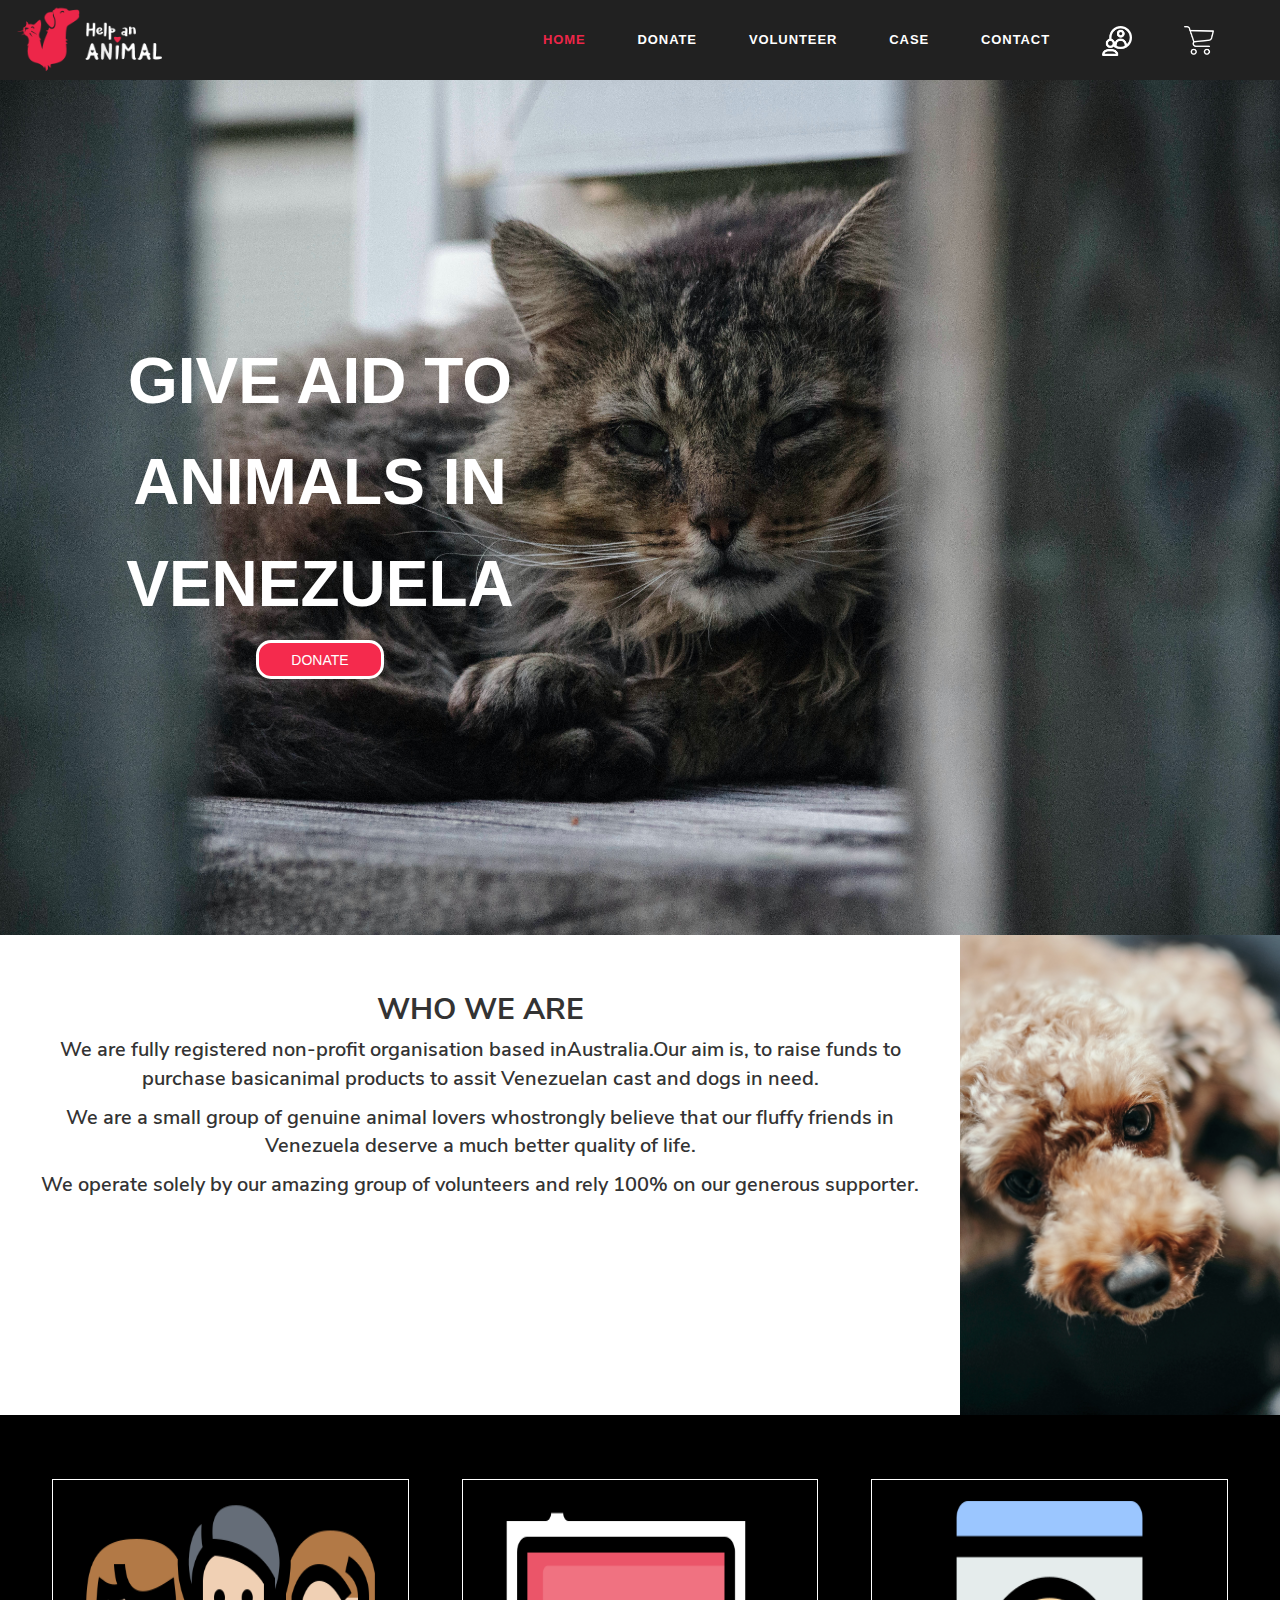
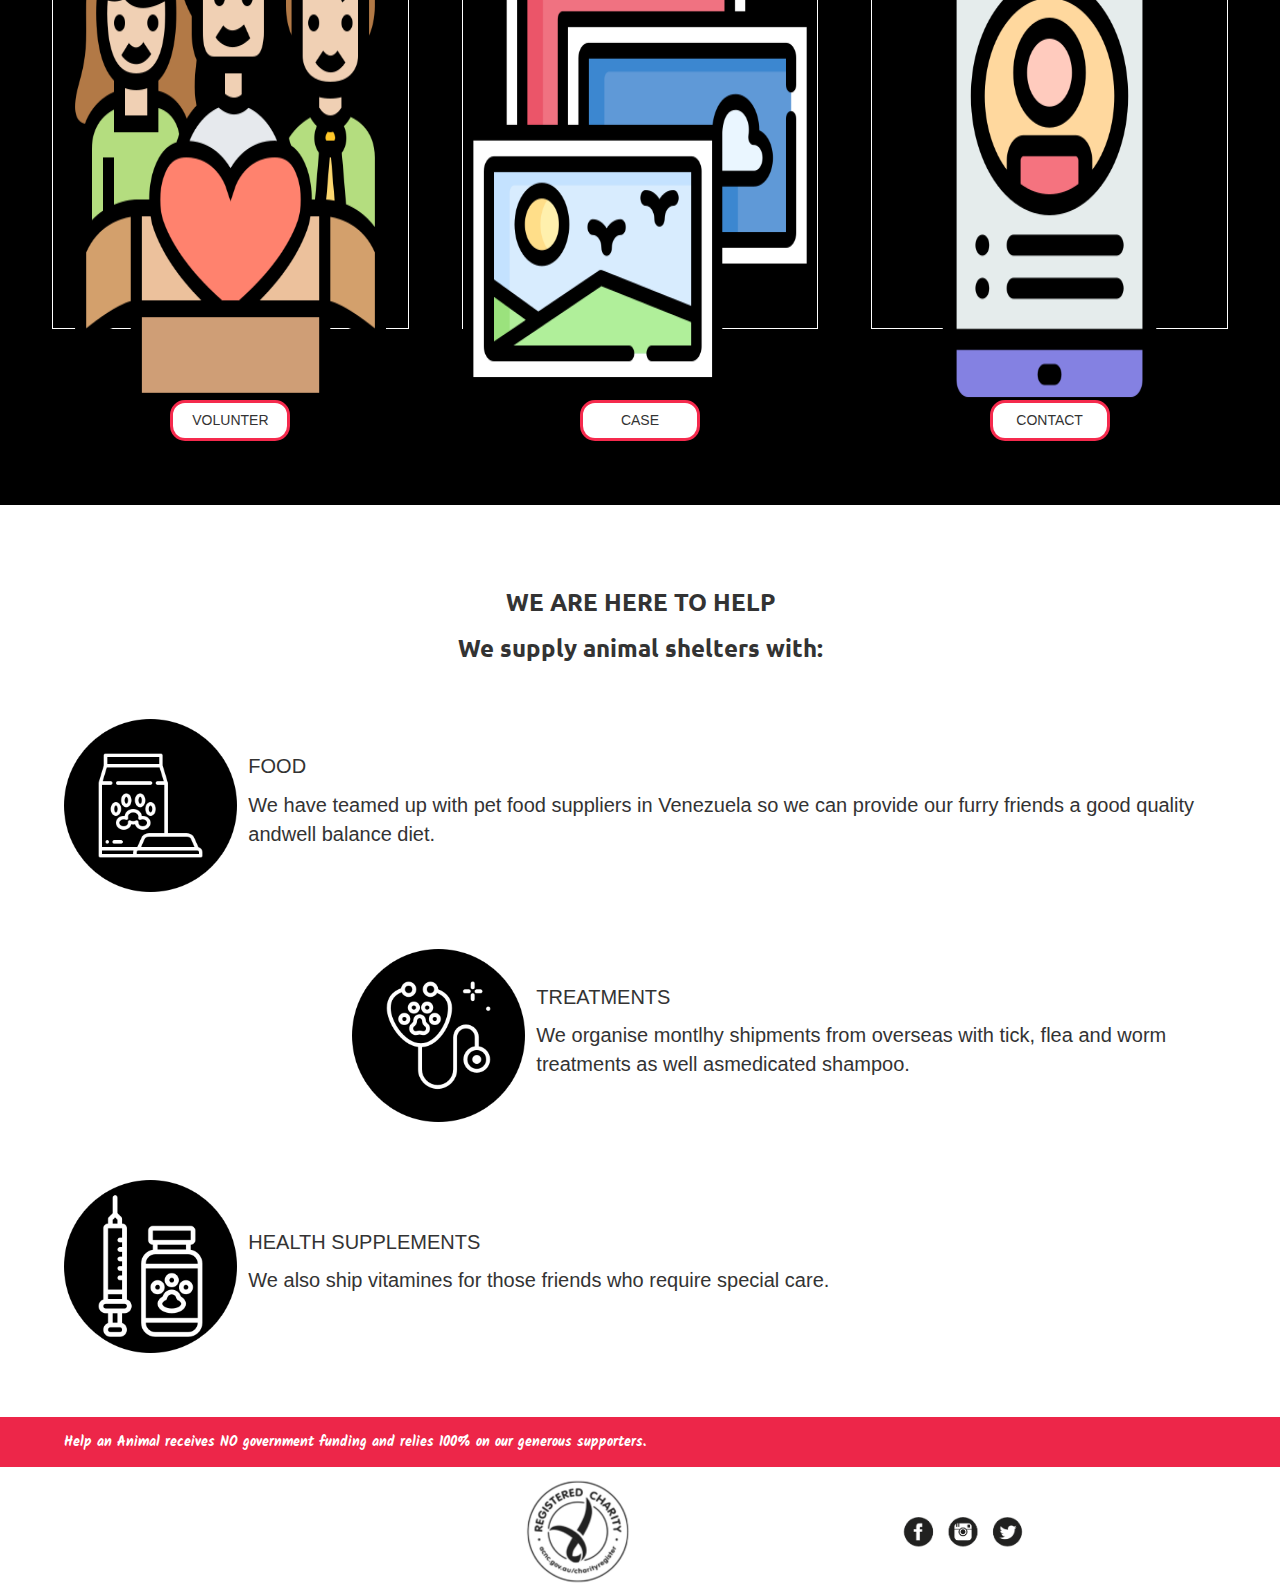
<file: index.html>
﻿<!DOCTYPE html>
<head>
	<meta charset="utf-8">
	<meta http-equiv="X-UA-Compatible" content="IE=edge">
	<meta name="viewport" content="width=device-width, initial-scale=1">
	<title>Home</title>
	<link rel="stylesheet" type="text/css" href="css/lib.css">
	<link rel="stylesheet" type="text/css" href="css/navigation-menu.css">
	<link rel="stylesheet" type="text/css" href="css/header.css">
	<link rel="stylesheet" type="text/css" href="css/footer.css">
	<link rel="stylesheet" type="text/css" href="css/index.css">

</head>

<body>
	<div class="main-container">

		<header id="header" class="header-section container-fluid no-padding">
			<div class="logoImg">
				<a href="index.html"><img src="images/logo1.png" alt="Logo" /></a>
			</div> 
			<nav class="navbar navbar-default ow-navigation">
				<div class="navbar-header">
					<button aria-controls="navbar" aria-expanded="false" data-target="#navbar" data-toggle="collapse" class="navbar-toggle collapsed" type="button">
						<span class="sr-only">Toggle navigation</span>
						<span class="icon-bar"></span>
						<span class="icon-bar"></span>
						<span class="icon-bar"></span>
					</button>
				</div>

				<div class="navbar-collapse collapse navbar-right" id="navbar">
					<ul class="nav navbar-nav">
						<li class="active dropdown">
							<a href="index.html" title="Home" class="dropdown-toggle" role="button" aria-haspopup="true" aria-expanded="false">Home</a>

						</li>
						<li><a href="donate.html" title="About">DONATE</a></li>
						<li class="dropdown">
							<a href="volunteer.html" title="Inventory" class="dropdown-toggle" role="button" aria-haspopup="true" aria-expanded="false">VOLUNTEER</a>
						</li>
						<li><a href="case.html" title="Services">CASE</a></li>
						<li class="dropdown">
							<a href="contact.html" class="dropdown-toggle" role="button" aria-haspopup="true" aria-expanded="false" title="Pages">CONTACT</a>
						</li>
						<li><a href="#"><img src="images/member.png" alt="member" /></a></li>
						<li><a href="#"><img src="images/shopping-cart.png" alt="shopping" /></a></li>
					</ul>
				</div><!--/.nav-collapse -->
			</nav>			
		</header>
	</div>

	<div class="cat">
		<div class="Cat-Box">
			<h1>GIVE AID TO</h1>
			<h1>ANIMALS IN</h1>
			<h1>VENEZUELA</h1>
			<a href="donate.html"><button>DONATE</button></a>
		</div>
	</div>

	<div class="Who-WeAre">
		<div class="Who-Left">
			<h2>WHO WE ARE</h2>
			<p>We are fully registered non-profit organisation based inAustralia.Our aim is, to raise funds to purchase basicanimal products to assit Venezuelan cast and dogs in need.</p>
			<p>We are a small group of genuine animal lovers whostrongly believe that our fluffy friends in Venezuela deserve a much better quality of life.</p>
			<p>We operate solely by our amazing group of volunteers and rely 100% on our generous supporter.</p>
		</div>
		<div class="Who-Right">
			<img src="images/1.jpg">
		</div>
	</div>

	<div class="Icon-Box">
		<div class="Icon-Item-Box">
			<div class="Border-Box">
				<img src="images/volunteer.png">
			</div>
			<button>VOLUNTER</button>
		</div>
		<div class="Icon-Item-Box">
			<div class="Border-Box">
				<img src="images/picture.png">
			</div>
			<button>CASE</button>
		</div>
		<div class="Icon-Item-Box">
			<div class="Border-Box">
				<img src="images/phone.png">
			</div>
			<button>CONTACT</button>
		</div>
	</div>

	<div class="WE-SUPPLY">
		<h3>WE ARE HERE TO HELP</h3>
		<h3>We supply animal shelters with:</h3>
		<div class="Food">
			<div class="Food-Box">
				<img src="images/1.png">
			</div>
			<div class="Food-Z">
				<p>FOOD</p>
				<p>We have teamed up with pet food suppliers in Venezuela
				so we can provide our furry friends a good quality andwell balance diet.</p>
			</div>
		</div>
		<div class="Treatments">
			<div class="Treatments-Box">
				<img src="images/2.png">
			</div>
			<div class="Treatments-Z">
				<p>TREATMENTS</p>
				<p>We organise montlhy shipments from overseas with tick, flea and worm treatments as well asmedicated shampoo.</p>
			</div>
		</div>
		<div class="Heal">
			<div class="Heal-Box">
				<img src="images/3.png">
			</div>
			<div class="Heal-Z">
				<p>HEALTH SUPPLEMENTS</p>
				<p>We also ship vitamines for those friends who require special care.</p>
			</div>
		</div>
	</div>

	<footer>
		<p class="pIc">Help an Animal receives NO government funding and relies 100% on our generous supporters.
		</p>
		<div class="Footer-Box">
			<div class="Footer-Item">
				<img src="images/logoX.png">
			</div>
			<div class="Footer-Item">
                <img src="images/ins.png">
			</div>
		</div>
	</footer>
	
	<!-- JQuery v1.12.4 -->
	<script src="js/jquery-1.12.4.min.js"></script>

	<!-- Library - Js -->
	<script src="js/lib.js"></script>

	<script src="js/functions.js"></script>
</body>
</html>
</file>
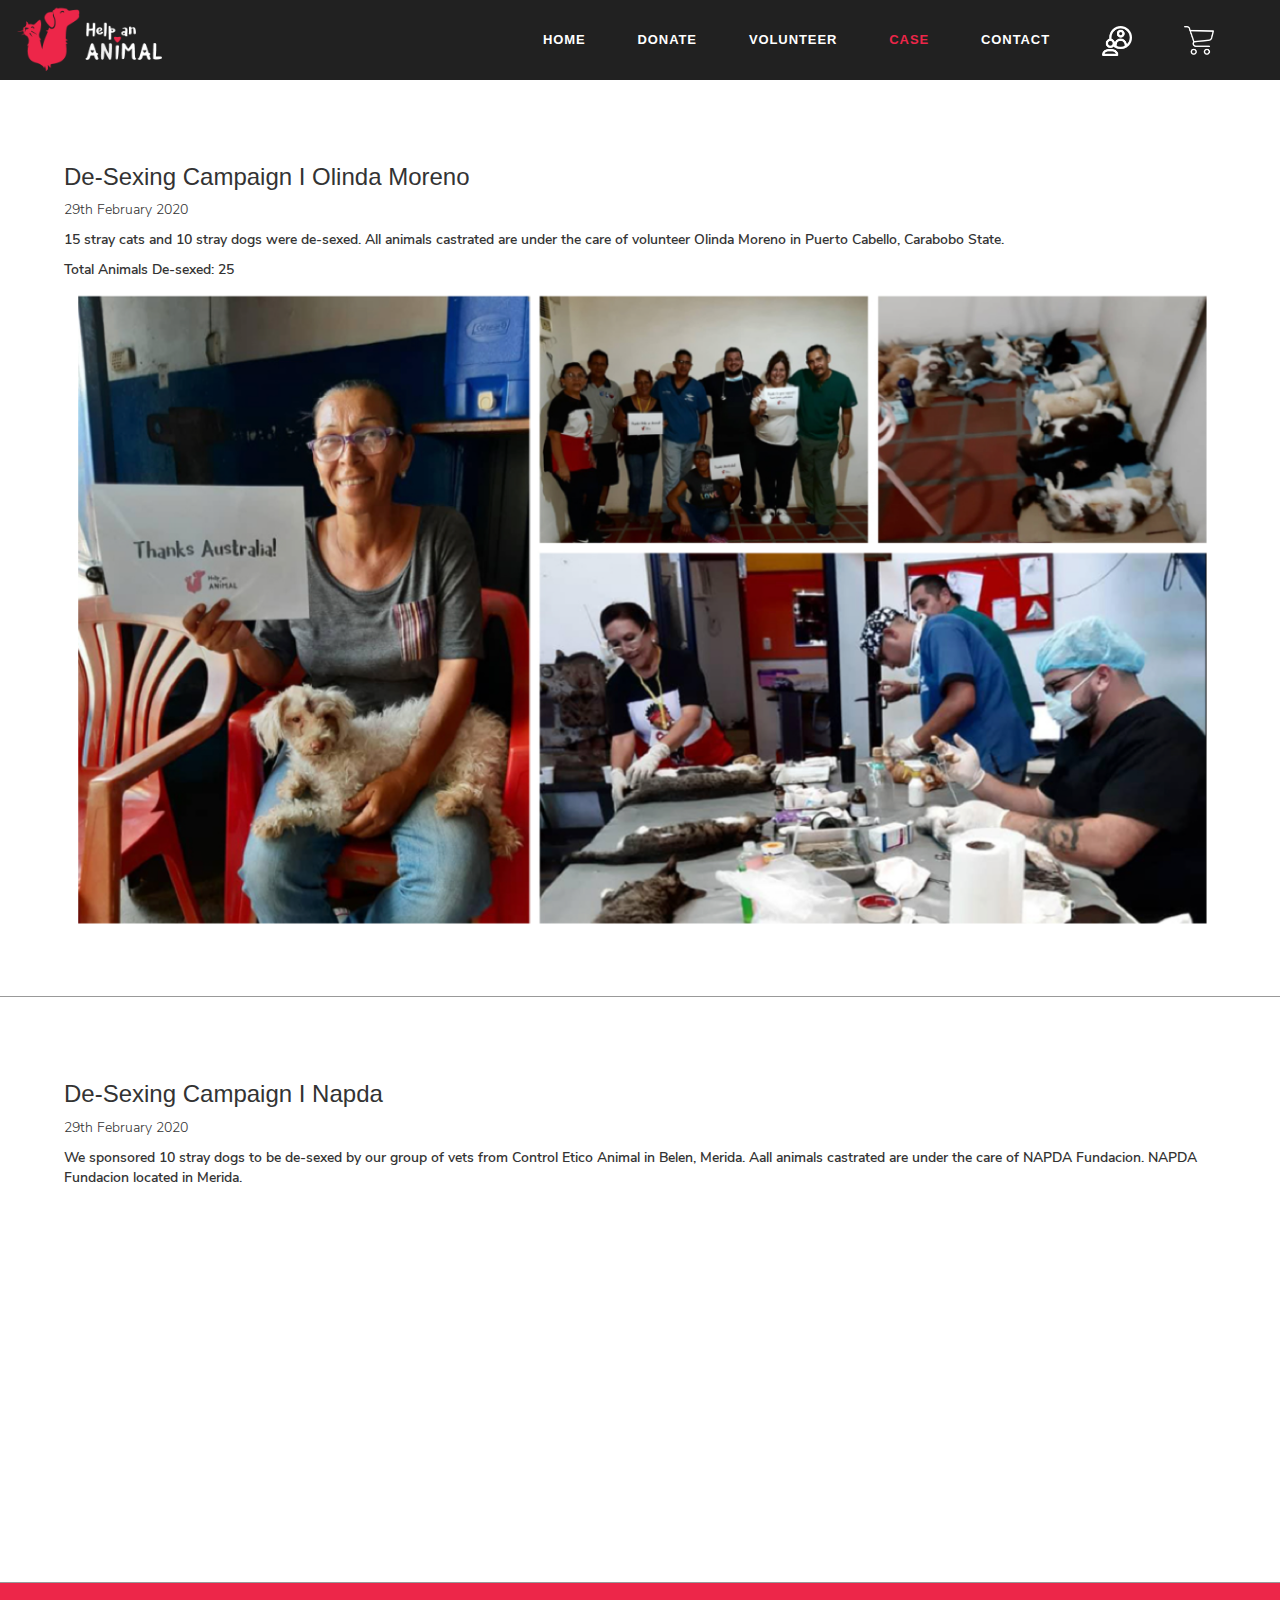
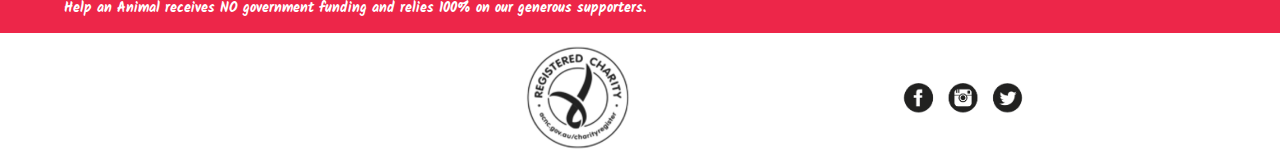
<file: case.html>
<!DOCTYPE html>
<head>
	<meta charset="utf-8">
	<meta http-equiv="X-UA-Compatible" content="IE=edge">
	<meta name="viewport" content="width=device-width, initial-scale=1">
	<title>CASE</title>
	<link rel="stylesheet" type="text/css" href="css/lib.css">
	<link rel="stylesheet" type="text/css" href="css/navigation-menu.css">
	<link rel="stylesheet" type="text/css" href="css/header.css">
	<link rel="stylesheet" type="text/css" href="css/index.css">
	<link rel="stylesheet" type="text/css" href="css/case.css">
	<link rel="stylesheet" type="text/css" href="css/footer.css">
</head>

<body>
	<div class="main-container">

		<header id="header" class="header-section container-fluid no-padding">
			<div class="logoImg">
				<a href="index.html"><img src="images/logo1.png" alt="Logo" /></a>
			</div> 
			<nav class="navbar navbar-default ow-navigation">
				<div class="navbar-header">
					<button aria-controls="navbar" aria-expanded="false" data-target="#navbar" data-toggle="collapse" class="navbar-toggle collapsed" type="button">
						<span class="sr-only">Toggle navigation</span>
						<span class="icon-bar"></span>
						<span class="icon-bar"></span>
						<span class="icon-bar"></span>
					</button>
				</div>

				<div class="navbar-collapse collapse navbar-right" id="navbar">
					<ul class="nav navbar-nav">
						<li class=" dropdown">
							<a href="index.html" title="Home" class="dropdown-toggle" role="button" aria-haspopup="true" aria-expanded="false">Home</a>
						</li>
						<li><a href="donate.html" title="About">DONATE</a></li>
						<li class="dropdown">
							<a href="volunteer.html" title="Inventory" class="dropdown-toggle" role="button" aria-haspopup="true" aria-expanded="false">VOLUNTEER</a>
						</li>
						<li class="active"><a href="case.html" title="Services">CASE</a></li>
						<li class="dropdown">
							<a href="contact.html" class="dropdown-toggle" role="button" aria-haspopup="true" aria-expanded="false" title="Pages">CONTACT</a>
						</li>
						<li><a href="#"><img src="images/member.png" alt="member" /></a></li>
						<li><a href="#"><img src="images/shopping-cart.png" alt="shopping" /></a></li>
					</ul>
				</div><!--/.nav-collapse -->
			</nav>			
		</header>
	</div>

	<div class="De-Sexing">
		<h3>De-Sexing Campaign I Olinda Moreno</h3>
		<p class="fubt">29th February 2020</p>
		<p>15 stray cats and 10 stray dogs were de-sexed. All animals castrated are under the care of
		volunteer Olinda Moreno in Puerto Cabello, Carabobo State.</p>
		<p>Total Animals De-sexed: 25</p>
		<div class="Img-Box">
			<img src="images/case.png">
		</div>
	</div>

	<div class="De-Sexing">
		<h3>De-Sexing Campaign I Napda</h3>
		<p class="fubt">29th February 2020</p>
		<p>We sponsored 10 stray dogs to be de-sexed by our group of vets from Control Etico Animal in
			Belen, Merida. Aall animals castrated are under the care of NAPDA Fundacion. NAPDA
			Fundacion located in Merida.
		</p>
		<iframe width="100%" height="315" src="https://www.youtube.com/embed/C4XZPyiekbw" frameborder="0" allow="accelerometer; autoplay; clipboard-write; encrypted-media; gyroscope; picture-in-picture" allowfullscreen></iframe>
	</div>

	<footer>
		<p class="pIc">Help an Animal receives NO government funding and relies 100% on our generous supporters.
		</p>
		<div class="Footer-Box">
			<div class="Footer-Item">
				<img src="images/logoX.png">
			</div>
			<div class="Footer-Item">
				<img src="images/ins.png">
			</div>
		</div>
	</footer>
	
	<!-- JQuery v1.12.4 -->
	<script src="js/jquery-1.12.4.min.js"></script>

	<!-- Library - Js -->
	<script src="js/lib.js"></script>

	<script src="js/functions.js"></script>
</body>
</html>
</file>
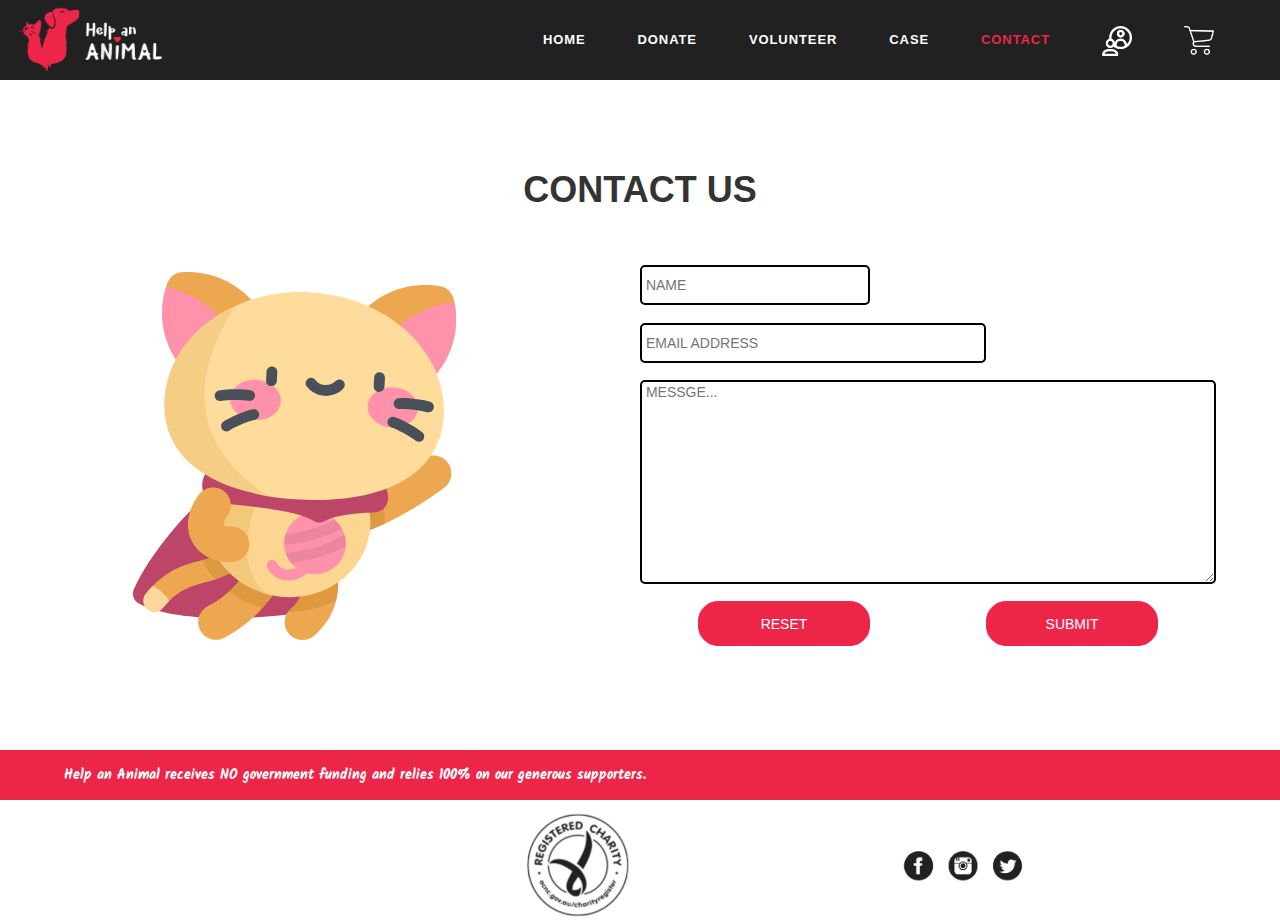
<file: contact.html>
<!DOCTYPE html>
<head>
	<meta charset="utf-8">
	<meta http-equiv="X-UA-Compatible" content="IE=edge">
	<meta name="viewport" content="width=device-width, initial-scale=1">
	<title>CONTANT</title>
	<link rel="stylesheet" type="text/css" href="css/lib.css">
	<link rel="stylesheet" type="text/css" href="css/navigation-menu.css">
	<link rel="stylesheet" type="text/css" href="css/header.css">
	<link rel="stylesheet" type="text/css" href="css/index.css">
	<link rel="stylesheet" type="text/css" href="css/contact.css">
	<link rel="stylesheet" type="text/css" href="css/footer.css">
</head>

<body>
	<div class="main-container">

		<header id="header" class="header-section container-fluid no-padding">
			<div class="logoImg">
				<a href="index.html"><img src="images/logo1.png" alt="Logo" /></a>
			</div> 
			<nav class="navbar navbar-default ow-navigation">
				<div class="navbar-header">
					<button aria-controls="navbar" aria-expanded="false" data-target="#navbar" data-toggle="collapse" class="navbar-toggle collapsed" type="button">
						<span class="sr-only">Toggle navigation</span>
						<span class="icon-bar"></span>
						<span class="icon-bar"></span>
						<span class="icon-bar"></span>
					</button>
				</div>

				<div class="navbar-collapse collapse navbar-right" id="navbar">
					<ul class="nav navbar-nav">
						<li class="dropdown">
							<a href="index.html" title="Home" class="dropdown-toggle" role="button" aria-haspopup="true" aria-expanded="false">Home</a>
							<!-- <i class="ddl-switch fa fa-angle-down"></i>
							<ul class="dropdown-menu">				
								<li><a href="index.html" title="homepage 1">homepage 1</a></li>
								<li><a href="index2.html" title="homepage 2">homepage 2</a></li>
							</ul> -->
						</li>
						<li><a href="donate.html" title="About">DONATE</a></li>
						<li class="dropdown">
							<a href="volunteer.html" title="Inventory" class="dropdown-toggle" role="button" aria-haspopup="true" aria-expanded="false">VOLUNTEER</a>
						</li>
						<li><a href="case.html" title="Services">CASE</a></li>
						<li class="dropdown active ">
							<a href="contact/html" class="dropdown-toggle" role="button" aria-haspopup="true" aria-expanded="false" title="Pages">CONTACT</a>
						</li>
						<li><a href="#"><img src="images/member.png" alt="member" /></a></li>
						<li><a href="#"><img src="images/shopping-cart.png" alt="shopping" /></a></li>
					</ul>
				</div><!--/.nav-collapse -->
			</nav>			
		</header>
	</div>
	
	<div class="Max-Box">
		<h1 class="text-center">CONTACT US</h1>
		<div class="From-Box">
			<div class="From-Box-Item">
				<img src="images/kitty.svg">
			</div>
			<div class="From-Box-Item">
				<!-- <form action="" omsublime>
					<input type="text" name="" placeholder=" NAME">
					<input type="text" name="" placeholder=" EMAIL ADDRESS">
					<textarea  name="" placeholder=" MESSGE..." rows="10"></textarea>
					<div class="Button-Box">
						<button type="reset">RESET</button>
						<button type="submit">SUBMIT</button>
					</div>
				</form> -->

			<form action="#" id="CFrom" onsubmit="checkForm2()">
				<input type="text" name="" placeholder=" NAME" id="text" required>
				<input id="email" type="email" name="" placeholder=" EMAIL ADDRESS" value="" required>
				<textarea id="liuya" name="" placeholder=" MESSGE..." rows="10" required></textarea>
				<div class="Button-Box">
					<button type="reset">RESET</button>
					<button type="submit">SUBMIT</button>
				</div>
			</form>
			</div>
		</div>
	</div>



	<footer>
		<p class="pIc">Help an Animal receives NO government funding and relies 100% on our generous supporters.
		</p>
		<div class="Footer-Box">
			<div class="Footer-Item">
				<img src="images/logoX.png">
			</div>
			<div class="Footer-Item">
                <img src="images/ins.png">
			</div>
		</div>
	</footer>
	
	<!-- JQuery v1.12.4 -->
	<script src="js/jquery-1.12.4.min.js"></script>

	<!-- Library - Js -->
	<script src="js/lib.js"></script>

	<script src="js/functions.js"></script>
	<script type="text/javascript" src="js/CONTANT.js"></script>
</body>
</html>
</file>
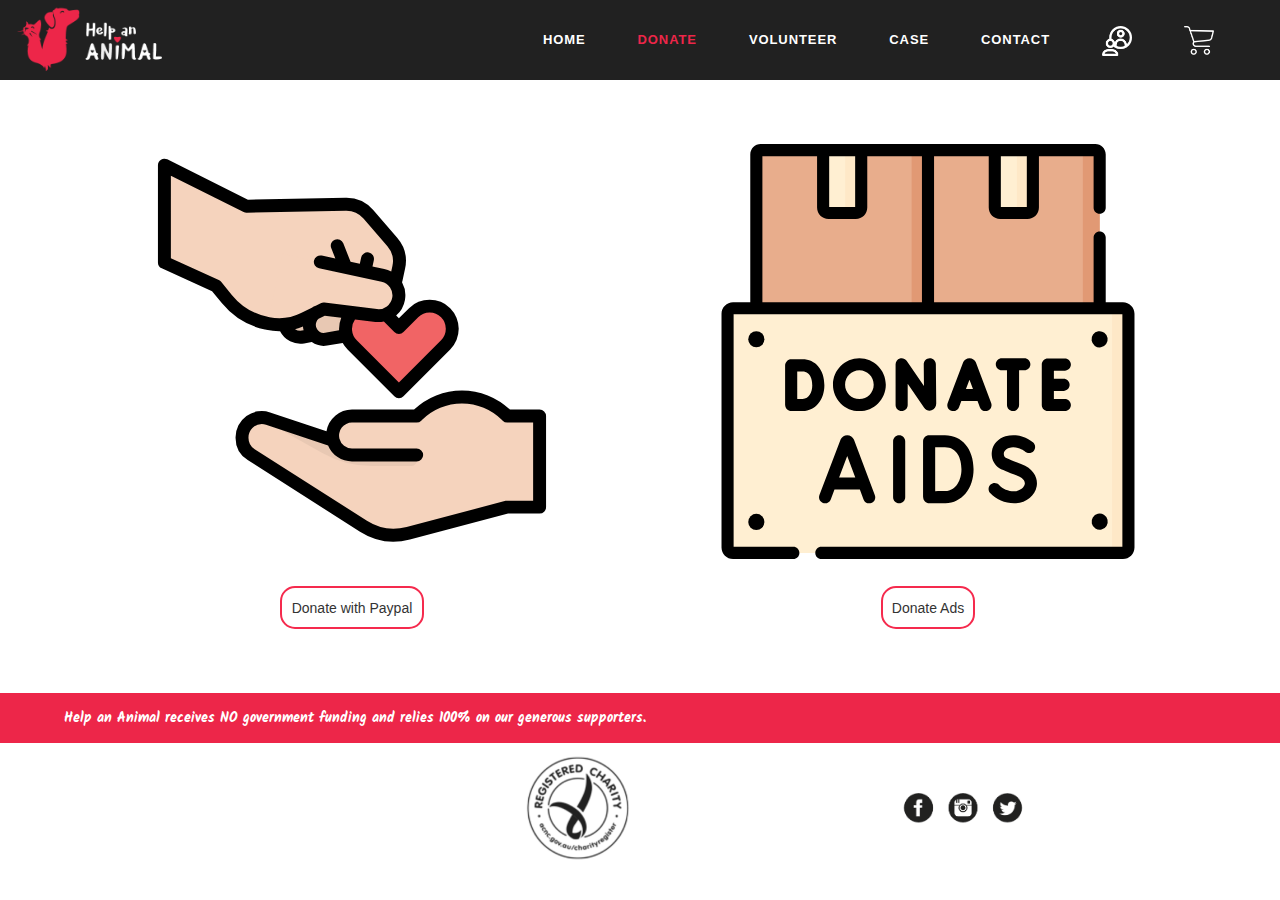
<file: donate.html>
<!DOCTYPE html>
<head>
	<meta charset="utf-8">
	<meta http-equiv="X-UA-Compatible" content="IE=edge">
	<meta name="viewport" content="width=device-width, initial-scale=1">
	<title>DONATE</title>
	<link rel="stylesheet" type="text/css" href="css/lib.css">
	<link rel="stylesheet" type="text/css" href="css/navigation-menu.css">
	<link rel="stylesheet" type="text/css" href="css/header.css">
	<link rel="stylesheet" type="text/css" href="css/index.css">
	<link rel="stylesheet" type="text/css" href="css/donate.css">
	<link rel="stylesheet" type="text/css" href="css/footer.css">
</head>

<body>
	<div class="main-container">

		<header id="header" class="header-section container-fluid no-padding">
			<div class="logoImg">
				<a href="index.html"><img src="images/logo1.png" alt="Logo" /></a>
			</div> 
			<nav class="navbar navbar-default ow-navigation">
				<div class="navbar-header">
					<button aria-controls="navbar" aria-expanded="false" data-target="#navbar" data-toggle="collapse" class="navbar-toggle collapsed" type="button">
						<span class="sr-only">Toggle navigation</span>
						<span class="icon-bar"></span>
						<span class="icon-bar"></span>
						<span class="icon-bar"></span>
					</button>
				</div>

				<div class="navbar-collapse collapse navbar-right" id="navbar">
					<ul class="nav navbar-nav">
						<li class=" dropdown">
							<a href="index.html" title="Home" class="dropdown-toggle" role="button" aria-haspopup="true" aria-expanded="false">Home</a>
							<!-- <i class="ddl-switch fa fa-angle-down"></i>
							<ul class="dropdown-menu">				
								<li><a href="index.html" title="homepage 1">homepage 1</a></li>
								<li><a href="index2.html" title="homepage 2">homepage 2</a></li>
							</ul> -->
						</li>
						<li class="active"><a href="donate.html" title="About">DONATE</a></li>
						<li class="dropdown">
							<a href="volunteer.html" title="Inventory" class="dropdown-toggle" role="button" aria-haspopup="true" aria-expanded="false">VOLUNTEER</a>
						</li>
						<li><a href="case.html" title="Services">CASE</a></li>
						<li class="dropdown">
							<a href="contact.html" class="dropdown-toggle" role="button" aria-haspopup="true" aria-expanded="false" title="Pages">CONTACT</a>
						</li>
						<li><a href="#"><img src="images/member.png" alt="member" /></a></li>
						<li><a href="#"><img src="images/shopping-cart.png" alt="shopping" /></a></li>
					</ul>
				</div><!--/.nav-collapse -->
			</nav>			
		</header>
	</div>

	<div class="Xuan-Box" id="XuanBox">
		<div class="Xuan-Box-Item">
			<img src="images/donation (1).svg">
			<button id="with">Donate with Paypal</button>
		</div>
		<div class="Xuan-Box-Item">
			<img src="images/donate.svg">
			<button id="Ads">Donate Ads</button>
		</div>
	</div>

	<div class="Start" id="Start">
		<h3>START CHANGING LIVES TODAY!</h3>
		<div class="Start-Item-Box">
			<div class="StartW">
				<div class="Start-Item"><p>AUD10</p></div>
				<button>SLECTED</button>
			</div>
			<div class="StartW">
				<div class="Start-Item"><p>ENTER AMOUNT</p></div>
				<button>AUD__</button>
			</div>
			<div class="StartW">
				<div class="Start-Item"><p>MONTHLY DONATION?</p></div>
				<input type="checkbox" name="xuan">YES <br/>
				<input type="checkbox" name="xuan">NO
			</div>
		</div>
		<div class="Btn-Box">
			<button>CHECK OUT</button>
		</div>
	</div>

	<div id="Xuanitem">

		<div class="List-Box-Item" >
			<div class="List-Item">
				<img src="images/wine.png">
				<p>WINE</p>
				<p>AUD 39</p>
				<button>ADD TO CART</button>
			</div>
			<div class="List-Item">
				<img src="images/mug.png">
				<p>MUG</p>
				<p>AUD 39</p>
				<button>ADD TO CART</button>
			</div>
			<div class="List-Item">
				<img src="images/tshirt.png">
				<p>T-SHIRT</p>
				<p>AUD 39</p>
				<button>ADD TO CART</button>
			</div>
			<div class="List-Item">
				<img src="images/wine.png">
				<p>WINE</p>
				<p>AUD 39</p>
				<button>ADD TO CART</button>
			</div>
			<div class="List-Item">
				<img src="images/mug.png">
				<p>MUG</p>
				<p>AUD 39</p>
				<button>ADD TO CART</button>
			</div>
			<div class="List-Item">
				<img src="images/tshirt.png">
				<p>T-SHIRT</p>
				<p>AUD 39</p>
				<button>ADD TO CART</button>
			</div>
		</div>
	</div>
	


	
	<footer>
		<p class="pIc">Help an Animal receives NO government funding and relies 100% on our generous supporters.
		</p>
		<div class="Footer-Box">
			<div class="Footer-Item">
				<img src="images/logoX.png">
			</div>
			<div class="Footer-Item">
				<img src="images/ins.png">
			</div>
		</div>
		
	</footer>
	
	<!-- JQuery v1.12.4 -->
	<script src="js/jquery-1.12.4.min.js"></script>

	<!-- Library - Js -->
	<script src="js/lib.js"></script>

	<script src="js/functions.js"></script>
	<script type="text/javascript" src="js/doonate.js"></script>
</body>
</html>
</file>
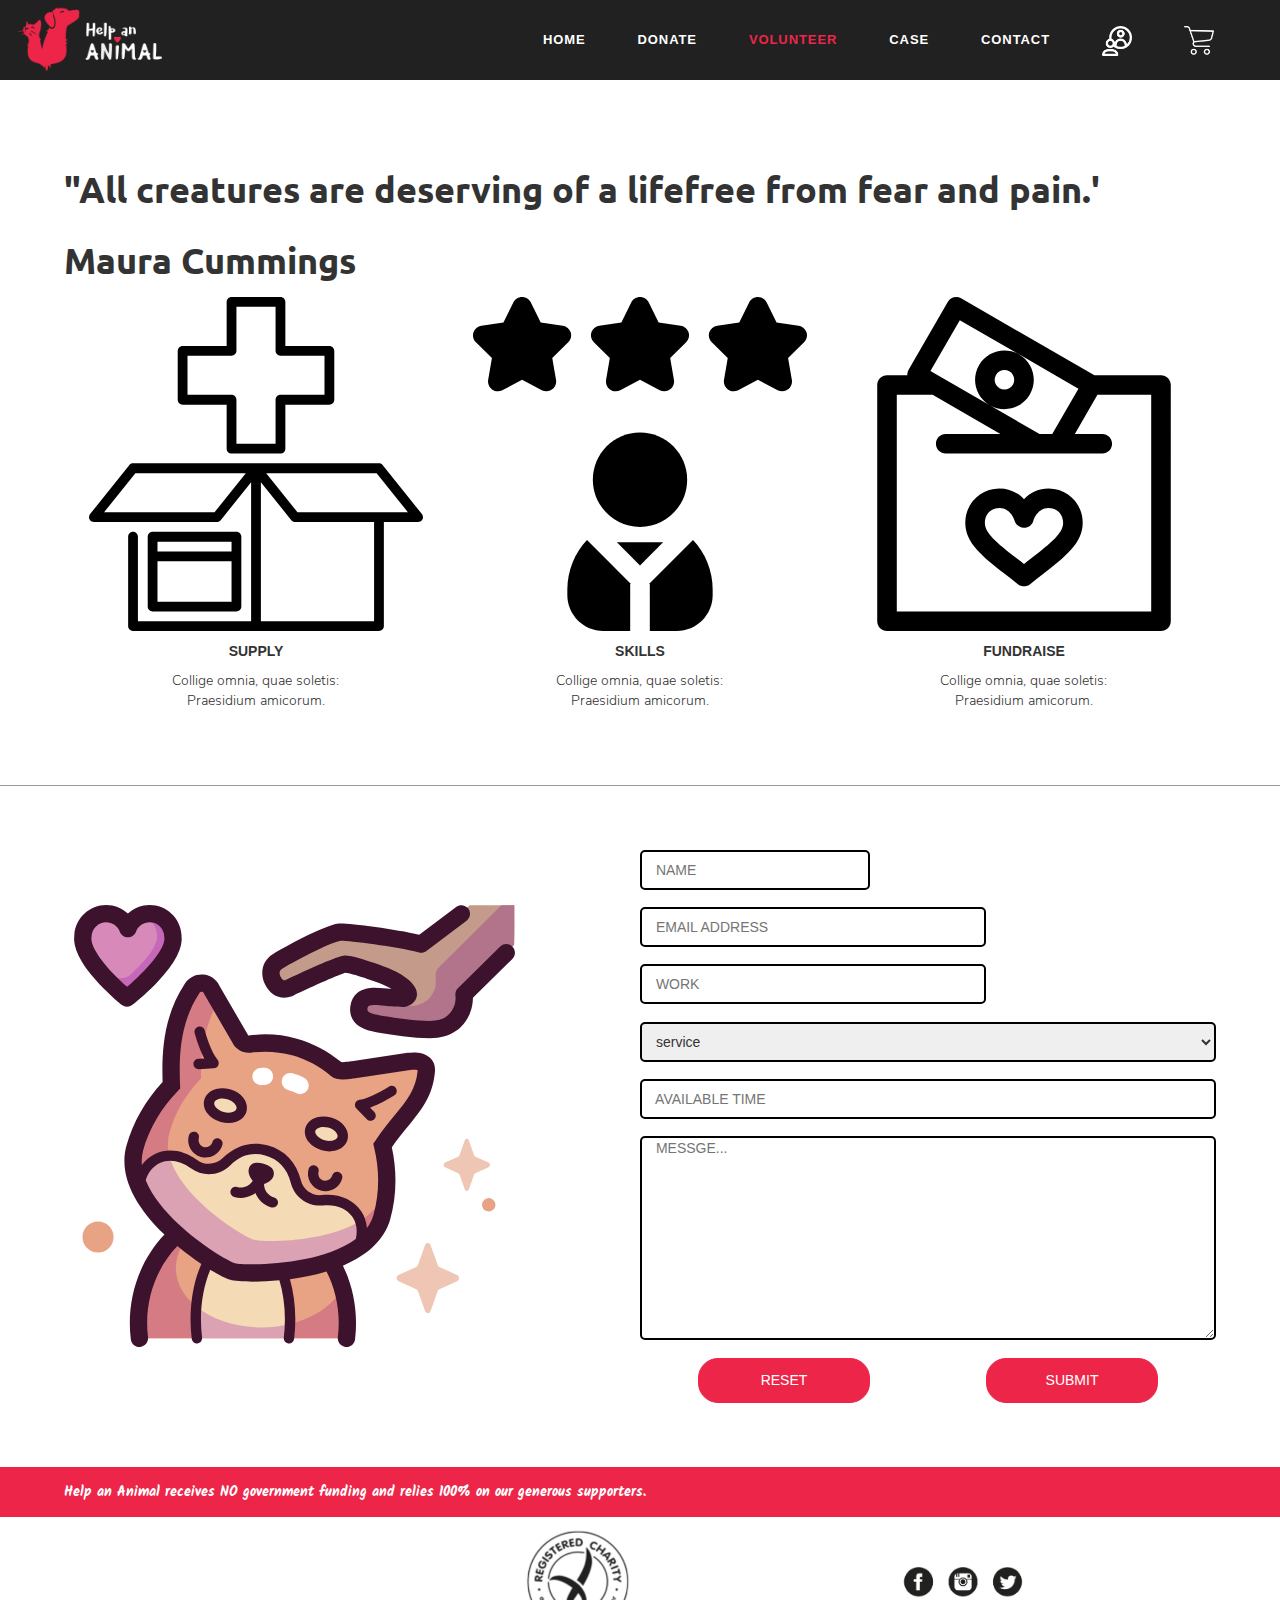
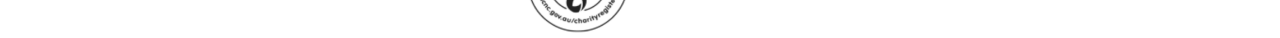
<file: volunteer.html>
<!DOCTYPE html>
<head>
	<meta charset="utf-8">
	<meta http-equiv="X-UA-Compatible" content="IE=edge">
	<meta name="viewport" content="width=device-width, initial-scale=1">
	<title>VOLUNTEER</title>
	<link rel="stylesheet" type="text/css" href="css/lib.css">
	<link rel="stylesheet" type="text/css" href="css/navigation-menu.css">
	<link rel="stylesheet" type="text/css" href="css/header.css">
	<link rel="stylesheet" type="text/css" href="css/index.css">
	<link rel="stylesheet" type="text/css" href="css/footer.css">
	<link rel="stylesheet" type="text/css" href="css/volunteer.css">
	
</head>

<body>
	<div class="main-container">

		<header id="header" class="header-section container-fluid no-padding">
			<div class="logoImg">
				<a href="index.html"><img src="images/logo1.png" alt="Logo" /></a>
			</div> 
			<nav class="navbar navbar-default ow-navigation">
				<div class="navbar-header">
					<button aria-controls="navbar" aria-expanded="false" data-target="#navbar" data-toggle="collapse" class="navbar-toggle collapsed" type="button">
						<span class="sr-only">Toggle navigation</span>
						<span class="icon-bar"></span>
						<span class="icon-bar"></span>
						<span class="icon-bar"></span>
					</button>
				</div>

				<div class="navbar-collapse collapse navbar-right" id="navbar">
					<ul class="nav navbar-nav">
						<li class="dropdown">
							<a href="index.html" title="Home" class="dropdown-toggle" role="button" aria-haspopup="true" aria-expanded="false">Home</a>
							<!-- <i class="ddl-switch fa fa-angle-down"></i>
							<ul class="dropdown-menu">				
								<li><a href="index.html" title="homepage 1">homepage 1</a></li>
								<li><a href="index2.html" title="homepage 2">homepage 2</a></li>
							</ul> -->
						</li>
						<li><a href="donate.html" title="About">DONATE</a></li>
						<li class="active dropdown">
							<a href="volunteer.html" title="Inventory" class="dropdown-toggle" role="button" aria-haspopup="true" aria-expanded="false">VOLUNTEER</a>
						</li>
						<li><a href="case.html" title="Services">CASE</a></li>
						<li class="dropdown">
							<a href="contact.html" class="dropdown-toggle" role="button" aria-haspopup="true" aria-expanded="false" title="Pages">CONTACT</a>
						</li>
						<li><a href="#"><img src="images/member.png" alt="member" /></a></li>
						<li><a href="#"><img src="images/shopping-cart.png" alt="shopping" /></a></li>
					</ul>
				</div><!--/.nav-collapse -->
			</nav>			
		</header>
	</div>
	<div class="All-Creatures">
		<h1>"All creatures are deserving of a lifefree from fear and pain.'</h1>
		<h1>Maura Cummings</h1>
		<div class="All-Item-Box">
			<div class="All-Item">
				<img src="images/medical.svg">
				<p><b>SUPPLY</b></p>
				<p>Collige omnia, quae soletis:<br/>Praesidium amicorum.</p>
			</div>
			<div class="All-Item">
				<img src="images/skills.svg">
				<p><b>SKILLS</b></p>
				<p>Collige omnia, quae soletis:<br/>Praesidium amicorum.</p>
			</div>
			<div class="All-Item">
				<img src="images/donation (2).svg">
				<p><b>FUNDRAISE</b></p>
				<p>Collige omnia, quae soletis:<br/>Praesidium amicorum.</p>
			</div>
		</div>
	</div>
	<div class="From-Box">
		<div class="From-Box-Item">
			<img src="images/dog.svg">
		</div>
		<div class="From-Box-Item">
			<form action="#" id="VFrom" onsubmit="checkForm()">
				<input type="text" name="" placeholder=" NAME" id="text" required>
				<input id="email" type="email" name="" placeholder=" EMAIL ADDRESS" value="" required>
				<input id="work" type="text" name="" placeholder=" WORK" required>
				<select>
					<option>service</option>
					<option>product</option>
					<option>volunteer</option>
				</select>
				<input id="time" type="text" name="" placeholder=" AVAILABLE TIME" required>
				<textarea id="liuya" name="" placeholder=" MESSGE..." rows="10" required></textarea>
				<div class="Button-Box">
					<button type="reset">RESET</button>
					<button type="submit">SUBMIT</button>
				</div>
			</form>
		</div>
	</div>



	<footer>
		<p class="pIc">Help an Animal receives NO government funding and relies 100% on our generous supporters.
		</p>
		<div class="Footer-Box">
			<div class="Footer-Item">
				<img src="images/logoX.png">
			</div>
			<div class="Footer-Item">
                <img src="images/ins.png">
			</div>
		</div>
	</footer>
	
	<!-- JQuery v1.12.4 -->
	<script src="js/jquery-1.12.4.min.js"></script>

	<!-- Library - Js -->
	<script src="js/lib.js"></script>

	<script src="js/functions.js"></script>
	<script type="text/javascript" src="js/VOLUNTEER.js"></script>
</body>
</html>
</file>
<file: css/lib.css>
.ball-pulse-sync>div,.ball-pulse>div{
	width:15px;
	height:15px;
	margin:2px;
	display:inline-block
}
.ball-pulse-sync>div,.ball-pulse>div,.ball-scale>div{background-color:#fff;border-radius:100%}@-webkit-keyframes scale{0%,80%{-webkit-transform:scale(1);transform:scale(1);opacity:1}45%{-webkit-transform:scale(.1);transform:scale(.1);opacity:.7}}@keyframes scale{0%,80%{-webkit-transform:scale(1);transform:scale(1);opacity:1}45%{-webkit-transform:scale(.1);transform:scale(.1);opacity:.7}}.ball-pulse>div:nth-child(1){-webkit-animation:scale .75s -.24s infinite cubic-bezier(.2,.68,.18,1.08);animation:scale .75s -.24s infinite cubic-bezier(.2,.68,.18,1.08)}.ball-pulse>div:nth-child(2){-webkit-animation:scale .75s -.12s infinite cubic-bezier(.2,.68,.18,1.08);animation:scale .75s -.12s infinite cubic-bezier(.2,.68,.18,1.08)}.ball-pulse>div:nth-child(3){-webkit-animation:scale .75s 0s infinite cubic-bezier(.2,.68,.18,1.08);animation:scale .75s 0s infinite cubic-bezier(.2,.68,.18,1.08)}.ball-pulse>div{-webkit-animation-fill-mode:both;animation-fill-mode:both}@-webkit-keyframes ball-pulse-sync{33%{-webkit-transform:translateY(10px);transform:translateY(10px)}66%{-webkit-transform:translateY(-10px);transform:translateY(-10px)}100%{-webkit-transform:translateY(0);transform:translateY(0)}}@keyframes ball-pulse-sync{33%{-webkit-transform:translateY(10px);transform:translateY(10px)}66%{-webkit-transform:translateY(-10px);transform:translateY(-10px)}100%{-webkit-transform:translateY(0);transform:translateY(0)}}.ball-pulse-sync>div:nth-child(1){-webkit-animation:ball-pulse-sync .6s -.14s infinite ease-in-out;animation:ball-pulse-sync .6s -.14s infinite ease-in-out}.ball-pulse-sync>div:nth-child(2){-webkit-animation:ball-pulse-sync .6s -.07s infinite ease-in-out;animation:ball-pulse-sync .6s -.07s infinite ease-in-out}.ball-pulse-sync>div:nth-child(3){-webkit-animation:ball-pulse-sync .6s 0s infinite ease-in-out;animation:ball-pulse-sync .6s 0s infinite ease-in-out}.ball-pulse-sync>div{-webkit-animation-fill-mode:both;animation-fill-mode:both}@-webkit-keyframes ball-scale{0%{-webkit-transform:scale(0);transform:scale(0)}100%{-webkit-transform:scale(1);transform:scale(1);opacity:0}}@keyframes ball-scale{0%{-webkit-transform:scale(0);transform:scale(0)}100%{-webkit-transform:scale(1);transform:scale(1);opacity:0}}.ball-scale>div{height:60px;width:60px;animation:ball-scale 1s 0s ease-in-out infinite}.ball-scale-random>div,.ball-scale>div{display:inline-block;margin:2px;-webkit-animation:ball-scale 1s 0s ease-in-out infinite}.ball-scale-random{width:37px;height:40px}.ball-scale-random>div{background-color:#fff;border-radius:100%;position:absolute;height:30px;width:30px;animation:ball-scale 1s 0s ease-in-out infinite}.ball-rotate>div,.ball-rotate>div:after,.ball-rotate>div:before{background-color:#fff;width:15px;height:15px;border-radius:100%}.ball-rotate,.ball-rotate>div{position:relative}.ball-scale-random>div:nth-child(1){margin-left:-7px;-webkit-animation:ball-scale 1s .2s ease-in-out infinite;animation:ball-scale 1s .2s ease-in-out infinite}.ball-scale-random>div:nth-child(3){margin-left:-2px;margin-top:9px;-webkit-animation:ball-scale 1s .5s ease-in-out infinite;animation:ball-scale 1s .5s ease-in-out infinite}@-webkit-keyframes rotate{0%{-webkit-transform:rotate(0);transform:rotate(0)}50%{-webkit-transform:rotate(180deg);transform:rotate(180deg)}100%{-webkit-transform:rotate(360deg);transform:rotate(360deg)}}.ball-rotate>div{margin:2px;-webkit-animation-fill-mode:both;animation-fill-mode:both}.ball-rotate>div:first-child{-webkit-animation:rotate 1s 0s cubic-bezier(.7,-.13,.22,.86) infinite;animation:rotate 1s 0s cubic-bezier(.7,-.13,.22,.86) infinite}.ball-rotate>div:after,.ball-rotate>div:before{margin:2px;content:"";position:absolute;opacity:.8}.ball-rotate>div:before{top:0;left:-28px}.ball-rotate>div:after{top:0;left:25px}.ball-clip-rotate>div{border-radius:100%;margin:2px;border:2px solid #fff;border-bottom-color:transparent;height:25px;width:25px;background:0 0!important;display:inline-block;-webkit-animation:rotate .75s 0s linear infinite;animation:rotate .75s 0s linear infinite}@keyframes rotate{0%{-webkit-transform:rotate(0);transform:rotate(0)}50%{-webkit-transform:rotate(180deg);transform:rotate(180deg)}100%{-webkit-transform:rotate(360deg);transform:rotate(360deg)}}@keyframes scale{30%{-webkit-transform:scale(.3);transform:scale(.3)}100%{-webkit-transform:scale(1);transform:scale(1)}}.ball-clip-rotate-pulse{position:relative;-webkit-transform:translateY(-15px);-ms-transform:translateY(-15px);transform:translateY(-15px)}.ball-clip-rotate-pulse>div{-webkit-animation-fill-mode:both;animation-fill-mode:both;position:absolute;top:0;left:0;border-radius:100%}.ball-clip-rotate-pulse>div:first-child{background:#fff;height:16px;width:16px;top:7px;left:-7px;-webkit-animation:scale 1s 0s cubic-bezier(.09,.57,.49,.9) infinite;animation:scale 1s 0s cubic-bezier(.09,.57,.49,.9) infinite}.ball-clip-rotate-pulse>div:last-child{position:absolute;width:30px;height:30px;left:-16px;top:-2px;background:0 0;border:2px solid;border-color:#fff transparent;-webkit-animation:rotate 1s 0s cubic-bezier(.09,.57,.49,.9) infinite;animation:rotate 1s 0s cubic-bezier(.09,.57,.49,.9) infinite;-webkit-animation-duration:1s;animation-duration:1s}@keyframes rotate{0%{-webkit-transform:rotate(0) scale(1);transform:rotate(0) scale(1)}50%{-webkit-transform:rotate(180deg) scale(.6);transform:rotate(180deg) scale(.6)}100%{-webkit-transform:rotate(360deg) scale(1);transform:rotate(360deg) scale(1)}}.ball-clip-rotate-multiple{position:relative}.ball-clip-rotate-multiple>div{position:absolute;left:-20px;top:-20px;border:2px solid #fff;border-bottom-color:transparent;border-top-color:transparent;border-radius:100%;height:35px;width:35px;-webkit-animation:rotate 1s 0s ease-in-out infinite;animation:rotate 1s 0s ease-in-out infinite}.ball-clip-rotate-multiple>div:last-child{display:inline-block;top:-10px;left:-10px;width:15px;height:15px;-webkit-animation-duration:.5s;animation-duration:.5s;border-color:#fff transparent;-webkit-animation-direction:reverse;animation-direction:reverse}@-webkit-keyframes ball-scale-ripple{0%{-webkit-transform:scale(.1);transform:scale(.1);opacity:1}70%{-webkit-transform:scale(1);transform:scale(1);opacity:.7}100%{opacity:0}}@keyframes ball-scale-ripple{0%{-webkit-transform:scale(.1);transform:scale(.1);opacity:1}70%{-webkit-transform:scale(1);transform:scale(1);opacity:.7}100%{opacity:0}}.ball-scale-ripple>div{height:50px;width:50px;border-radius:100%;border:2px solid #fff;-webkit-animation:ball-scale-ripple 1s 0s infinite cubic-bezier(.21,.53,.56,.8);animation:ball-scale-ripple 1s 0s infinite cubic-bezier(.21,.53,.56,.8)}@-webkit-keyframes ball-scale-ripple-multiple{0%{-webkit-transform:scale(.1);transform:scale(.1);opacity:1}70%{-webkit-transform:scale(1);transform:scale(1);opacity:.7}100%{opacity:0}}@keyframes ball-scale-ripple-multiple{0%{-webkit-transform:scale(.1);transform:scale(.1);opacity:1}70%{-webkit-transform:scale(1);transform:scale(1);opacity:.7}100%{opacity:0}}.ball-scale-ripple-multiple{position:relative;-webkit-transform:translateY(-25px);-ms-transform:translateY(-25px);transform:translateY(-25px)}.ball-scale-ripple-multiple>div:nth-child(0){-webkit-animation-delay:-.8s;animation-delay:-.8s}.ball-scale-ripple-multiple>div:nth-child(1){-webkit-animation-delay:-.6s;animation-delay:-.6s}.ball-scale-ripple-multiple>div:nth-child(2){-webkit-animation-delay:-.4s;animation-delay:-.4s}.ball-scale-ripple-multiple>div:nth-child(3){-webkit-animation-delay:-.2s;animation-delay:-.2s}.ball-scale-ripple-multiple>div{position:absolute;top:-2px;left:-26px;width:50px;height:50px;border-radius:100%;border:2px solid #fff;-webkit-animation:ball-scale-ripple-multiple 1.25s 0s infinite cubic-bezier(.21,.53,.56,.8);animation:ball-scale-ripple-multiple 1.25s 0s infinite cubic-bezier(.21,.53,.56,.8)}@-webkit-keyframes ball-beat{50%{opacity:.2;-webkit-transform:scale(.75);transform:scale(.75)}100%{opacity:1;-webkit-transform:scale(1);transform:scale(1)}}@keyframes ball-beat{50%{opacity:.2;-webkit-transform:scale(.75);transform:scale(.75)}100%{opacity:1;-webkit-transform:scale(1);transform:scale(1)}}.ball-beat>div{background-color:#fff;width:15px;height:15px;border-radius:100%;margin:2px;display:inline-block;-webkit-animation:ball-beat .7s 0s infinite linear;animation:ball-beat .7s 0s infinite linear}.ball-beat>div:nth-child(2n-1){-webkit-animation-delay:-.35s!important;animation-delay:-.35s!important}@-webkit-keyframes ball-scale-multiple{0%{-webkit-transform:scale(0);transform:scale(0);opacity:0}5%{opacity:1}100%{-webkit-transform:scale(1);transform:scale(1);opacity:0}}@keyframes ball-scale-multiple{0%{-webkit-transform:scale(0);transform:scale(0);opacity:0}5%{opacity:1}100%{-webkit-transform:scale(1);transform:scale(1);opacity:0}}.ball-scale-multiple{position:relative;-webkit-transform:translateY(-30px);-ms-transform:translateY(-30px);transform:translateY(-30px)}.ball-scale-multiple>div:nth-child(2){-webkit-animation-delay:-.4s;animation-delay:-.4s}.ball-scale-multiple>div:nth-child(3){-webkit-animation-delay:-.2s;animation-delay:-.2s}.ball-scale-multiple>div{background-color:#fff;border-radius:100%;position:absolute;left:-30px;top:0;opacity:0;margin:0;width:60px;height:60px;-webkit-animation:ball-scale-multiple 1s 0s linear infinite;animation:ball-scale-multiple 1s 0s linear infinite}@-webkit-keyframes ball-triangle-path-1{33%{-webkit-transform:translate(25px,-50px);transform:translate(25px,-50px)}66%{-webkit-transform:translate(50px,0);transform:translate(50px,0)}100%{-webkit-transform:translate(0,0);transform:translate(0,0)}}@keyframes ball-triangle-path-1{33%{-webkit-transform:translate(25px,-50px);transform:translate(25px,-50px)}66%{-webkit-transform:translate(50px,0);transform:translate(50px,0)}100%{-webkit-transform:translate(0,0);transform:translate(0,0)}}@-webkit-keyframes ball-triangle-path-2{33%{-webkit-transform:translate(25px,50px);transform:translate(25px,50px)}66%{-webkit-transform:translate(-25px,50px);transform:translate(-25px,50px)}100%{-webkit-transform:translate(0,0);transform:translate(0,0)}}@keyframes ball-triangle-path-2{33%{-webkit-transform:translate(25px,50px);transform:translate(25px,50px)}66%{-webkit-transform:translate(-25px,50px);transform:translate(-25px,50px)}100%{-webkit-transform:translate(0,0);transform:translate(0,0)}}@-webkit-keyframes ball-triangle-path-3{33%{-webkit-transform:translate(-50px,0);transform:translate(-50px,0)}66%{-webkit-transform:translate(-25px,-50px);transform:translate(-25px,-50px)}100%{-webkit-transform:translate(0,0);transform:translate(0,0)}}@keyframes ball-triangle-path-3{33%{-webkit-transform:translate(-50px,0);transform:translate(-50px,0)}66%{-webkit-transform:translate(-25px,-50px);transform:translate(-25px,-50px)}100%{-webkit-transform:translate(0,0);transform:translate(0,0)}}.ball-triangle-path{position:relative;-webkit-transform:translate(-29.99px,-37.51px);-ms-transform:translate(-29.99px,-37.51px);transform:translate(-29.99px,-37.51px)}.ball-triangle-path>div:nth-child(1){-webkit-animation-name:ball-triangle-path-1;animation-name:ball-triangle-path-1;-webkit-animation-delay:0;animation-delay:0;-webkit-animation-duration:2s;animation-duration:2s;-webkit-animation-timing-function:ease-in-out;animation-timing-function:ease-in-out;-webkit-animation-iteration-count:infinite;animation-iteration-count:infinite}.ball-triangle-path>div:nth-child(2){-webkit-animation-name:ball-triangle-path-2;animation-name:ball-triangle-path-2;-webkit-animation-delay:0;animation-delay:0;animation-duration:2s;animation-timing-function:ease-in-out;-webkit-animation-iteration-count:infinite;animation-iteration-count:infinite}.ball-triangle-path>div:nth-child(2),.ball-triangle-path>div:nth-child(3){-webkit-animation-duration:2s;-webkit-animation-timing-function:ease-in-out}.ball-triangle-path>div:nth-child(3){-webkit-animation-name:ball-triangle-path-3;animation-name:ball-triangle-path-3;animation-delay:0;animation-duration:2s;animation-timing-function:ease-in-out;animation-iteration-count:infinite}.ball-pulse-rise>div,.ball-triangle-path>div:nth-child(3){-webkit-animation-delay:0;-webkit-animation-iteration-count:infinite}.ball-triangle-path>div{-webkit-animation-fill-mode:both;animation-fill-mode:both;position:absolute;width:10px;height:10px;border-radius:100%;border:1px solid #fff}.ball-grid-beat>div,.ball-pulse-rise>div{background-color:#fff;height:15px;border-radius:100%;margin:2px}.ball-triangle-path>div:nth-of-type(1){top:50px}.ball-triangle-path>div:nth-of-type(2){left:25px}.ball-triangle-path>div:nth-of-type(3){top:50px;left:50px}@-webkit-keyframes ball-pulse-rise-even{0%{-webkit-transform:scale(1.1);transform:scale(1.1)}25%{-webkit-transform:translateY(-30px);transform:translateY(-30px)}50%{-webkit-transform:scale(.4);transform:scale(.4)}75%{-webkit-transform:translateY(30px);transform:translateY(30px)}100%{-webkit-transform:translateY(0);transform:translateY(0);-webkit-transform:scale(1);transform:scale(1)}}@keyframes ball-pulse-rise-even{0%{-webkit-transform:scale(1.1);transform:scale(1.1)}25%{-webkit-transform:translateY(-30px);transform:translateY(-30px)}50%{-webkit-transform:scale(.4);transform:scale(.4)}75%{-webkit-transform:translateY(30px);transform:translateY(30px)}100%{-webkit-transform:translateY(0);transform:translateY(0);-webkit-transform:scale(1);transform:scale(1)}}@-webkit-keyframes ball-pulse-rise-odd{0%{-webkit-transform:scale(.4);transform:scale(.4)}25%{-webkit-transform:translateY(30px);transform:translateY(30px)}50%{-webkit-transform:scale(1.1);transform:scale(1.1)}75%{-webkit-transform:translateY(-30px);transform:translateY(-30px)}100%{-webkit-transform:translateY(0);transform:translateY(0);-webkit-transform:scale(.75);transform:scale(.75)}}@keyframes ball-pulse-rise-odd{0%{-webkit-transform:scale(.4);transform:scale(.4)}25%{-webkit-transform:translateY(30px);transform:translateY(30px)}50%{-webkit-transform:scale(1.1);transform:scale(1.1)}75%{-webkit-transform:translateY(-30px);transform:translateY(-30px)}100%{-webkit-transform:translateY(0);transform:translateY(0);-webkit-transform:scale(.75);transform:scale(.75)}}.ball-pulse-rise>div{width:15px;-webkit-animation-fill-mode:both;animation-fill-mode:both;display:inline-block;-webkit-animation-duration:1s;animation-duration:1s;-webkit-animation-timing-function:cubic-bezier(.15,.46,.9,.6);animation-timing-function:cubic-bezier(.15,.46,.9,.6);animation-iteration-count:infinite;animation-delay:0}.ball-pulse-rise>div:nth-child(2n){-webkit-animation-name:ball-pulse-rise-even;animation-name:ball-pulse-rise-even}.ball-pulse-rise>div:nth-child(2n-1){-webkit-animation-name:ball-pulse-rise-odd;animation-name:ball-pulse-rise-odd}@-webkit-keyframes ball-grid-beat{50%{opacity:.7}100%{opacity:1}}@keyframes ball-grid-beat{50%{opacity:.7}100%{opacity:1}}.ball-grid-beat{width:57px}.ball-grid-beat>div:nth-child(1){-webkit-animation-delay:.21s;animation-delay:.21s;-webkit-animation-duration:.63s;animation-duration:.63s}.ball-grid-beat>div:nth-child(2){-webkit-animation-delay:-.08s;animation-delay:-.08s;-webkit-animation-duration:.94s;animation-duration:.94s}.ball-grid-beat>div:nth-child(3){-webkit-animation-delay:.59s;animation-delay:.59s;-webkit-animation-duration:1.37s;animation-duration:1.37s}.ball-grid-beat>div:nth-child(4){-webkit-animation-delay:.06s;animation-delay:.06s;-webkit-animation-duration:1.05s;animation-duration:1.05s}.ball-grid-beat>div:nth-child(5){-webkit-animation-delay:.65s;animation-delay:.65s;-webkit-animation-duration:1.59s;animation-duration:1.59s}.ball-grid-beat>div:nth-child(6){-webkit-animation-delay:.74s;animation-delay:.74s;-webkit-animation-duration:.75s;animation-duration:.75s}.ball-grid-beat>div:nth-child(7){-webkit-animation-delay:-.16s;animation-delay:-.16s;-webkit-animation-duration:1.45s;animation-duration:1.45s}.ball-grid-beat>div:nth-child(8){-webkit-animation-delay:.26s;animation-delay:.26s;-webkit-animation-duration:.73s;animation-duration:.73s}.ball-grid-beat>div:nth-child(9){-webkit-animation-delay:.38s;animation-delay:.38s;-webkit-animation-duration:.97s;animation-duration:.97s}.ball-grid-beat>div{width:15px;-webkit-animation-fill-mode:both;animation-fill-mode:both;-webkit-animation-name:ball-grid-beat;animation-name:ball-grid-beat;animation-iteration-count:infinite;-webkit-animation-delay:0;animation-delay:0}.ball-grid-beat>div,.ball-grid-pulse>div{display:inline-block;float:left;-webkit-animation-iteration-count:infinite}@-webkit-keyframes ball-grid-pulse{0%{-webkit-transform:scale(1);transform:scale(1)}50%{-webkit-transform:scale(.5);transform:scale(.5);opacity:.7}100%{-webkit-transform:scale(1);transform:scale(1);opacity:1}}@keyframes ball-grid-pulse{0%{-webkit-transform:scale(1);transform:scale(1)}50%{-webkit-transform:scale(.5);transform:scale(.5);opacity:.7}100%{-webkit-transform:scale(1);transform:scale(1);opacity:1}}.ball-grid-pulse{width:57px}.ball-grid-pulse>div,.ball-spin-fade-loader>div{background-color:#fff;width:15px;height:15px;border-radius:100%;margin:2px}.ball-grid-pulse>div:nth-child(1){-webkit-animation-delay:-.16s;animation-delay:-.16s;-webkit-animation-duration:.71s;animation-duration:.71s}.ball-grid-pulse>div:nth-child(2){-webkit-animation-delay:-.13s;animation-delay:-.13s;-webkit-animation-duration:1.23s;animation-duration:1.23s}.ball-grid-pulse>div:nth-child(3){-webkit-animation-delay:.53s;animation-delay:.53s;-webkit-animation-duration:1.36s;animation-duration:1.36s}.ball-grid-pulse>div:nth-child(4){-webkit-animation-delay:.38s;animation-delay:.38s;-webkit-animation-duration:.79s;animation-duration:.79s}.ball-grid-pulse>div:nth-child(5){-webkit-animation-delay:.45s;animation-delay:.45s;-webkit-animation-duration:1.4s;animation-duration:1.4s}.ball-grid-pulse>div:nth-child(6){-webkit-animation-delay:.46s;animation-delay:.46s;-webkit-animation-duration:1.56s;animation-duration:1.56s}.ball-grid-pulse>div:nth-child(7){-webkit-animation-delay:-.07s;animation-delay:-.07s;-webkit-animation-duration:1.17s;animation-duration:1.17s}.ball-grid-pulse>div:nth-child(8){-webkit-animation-delay:.31s;animation-delay:.31s;-webkit-animation-duration:1.45s;animation-duration:1.45s}.ball-grid-pulse>div:nth-child(9){-webkit-animation-delay:.15s;animation-delay:.15s;-webkit-animation-duration:1.13s;animation-duration:1.13s}.ball-grid-pulse>div{-webkit-animation-fill-mode:both;animation-fill-mode:both;-webkit-animation-name:ball-grid-pulse;animation-name:ball-grid-pulse;animation-iteration-count:infinite;-webkit-animation-delay:0;animation-delay:0}@-webkit-keyframes ball-spin-fade-loader{50%{opacity:.3;-webkit-transform:scale(.4);transform:scale(.4)}100%{opacity:1;-webkit-transform:scale(1);transform:scale(1)}}@keyframes ball-spin-fade-loader{50%{opacity:.3;-webkit-transform:scale(.4);transform:scale(.4)}100%{opacity:1;-webkit-transform:scale(1);transform:scale(1)}}.ball-spin-fade-loader{position:relative;top:-10px;left:-10px}.ball-spin-fade-loader>div:nth-child(1){top:25px;left:0;-webkit-animation:ball-spin-fade-loader 1s -.96s infinite linear;animation:ball-spin-fade-loader 1s -.96s infinite linear}.ball-spin-fade-loader>div:nth-child(2){top:17.05px;left:17.05px;-webkit-animation:ball-spin-fade-loader 1s -.84s infinite linear;animation:ball-spin-fade-loader 1s -.84s infinite linear}.ball-spin-fade-loader>div:nth-child(3){top:0;left:25px;-webkit-animation:ball-spin-fade-loader 1s -.72s infinite linear;animation:ball-spin-fade-loader 1s -.72s infinite linear}.ball-spin-fade-loader>div:nth-child(4){top:-17.05px;left:17.05px;-webkit-animation:ball-spin-fade-loader 1s -.6s infinite linear;animation:ball-spin-fade-loader 1s -.6s infinite linear}.ball-spin-fade-loader>div:nth-child(5){top:-25px;left:0;-webkit-animation:ball-spin-fade-loader 1s -.48s infinite linear;animation:ball-spin-fade-loader 1s -.48s infinite linear}.ball-spin-fade-loader>div:nth-child(6){top:-17.05px;left:-17.05px;-webkit-animation:ball-spin-fade-loader 1s -.36s infinite linear;animation:ball-spin-fade-loader 1s -.36s infinite linear}.ball-spin-fade-loader>div:nth-child(7){top:0;left:-25px;-webkit-animation:ball-spin-fade-loader 1s -.24s infinite linear;animation:ball-spin-fade-loader 1s -.24s infinite linear}.ball-spin-fade-loader>div:nth-child(8){top:17.05px;left:-17.05px;-webkit-animation:ball-spin-fade-loader 1s -.12s infinite linear;animation:ball-spin-fade-loader 1s -.12s infinite linear}.ball-spin-fade-loader>div{-webkit-animation-fill-mode:both;animation-fill-mode:both;position:absolute}@-webkit-keyframes ball-spin-loader{75%{opacity:.2}100%{opacity:1}}@keyframes ball-spin-loader{75%{opacity:.2}100%{opacity:1}}.ball-spin-loader{position:relative}.ball-spin-loader>span:nth-child(1){top:45px;left:0;-webkit-animation:ball-spin-loader 2s .9s infinite linear;animation:ball-spin-loader 2s .9s infinite linear}.ball-spin-loader>span:nth-child(2){top:30.68px;left:30.68px;-webkit-animation:ball-spin-loader 2s 1.8s infinite linear;animation:ball-spin-loader 2s 1.8s infinite linear}.ball-spin-loader>span:nth-child(3){top:0;left:45px;-webkit-animation:ball-spin-loader 2s 2.7s infinite linear;animation:ball-spin-loader 2s 2.7s infinite linear}.ball-spin-loader>span:nth-child(4){top:-30.68px;left:30.68px;-webkit-animation:ball-spin-loader 2s 3.6s infinite linear;animation:ball-spin-loader 2s 3.6s infinite linear}.ball-spin-loader>span:nth-child(5){top:-45px;left:0;-webkit-animation:ball-spin-loader 2s 4.5s infinite linear;animation:ball-spin-loader 2s 4.5s infinite linear}.ball-spin-loader>span:nth-child(6){top:-30.68px;left:-30.68px;-webkit-animation:ball-spin-loader 2s 5.4s infinite linear;animation:ball-spin-loader 2s 5.4s infinite linear}.ball-spin-loader>span:nth-child(7){top:0;left:-45px;-webkit-animation:ball-spin-loader 2s 6.3s infinite linear;animation:ball-spin-loader 2s 6.3s infinite linear}.ball-spin-loader>span:nth-child(8){top:30.68px;left:-30.68px;-webkit-animation:ball-spin-loader 2s 7.2s infinite linear;animation:ball-spin-loader 2s 7.2s infinite linear}.ball-spin-loader>div{-webkit-animation-fill-mode:both;animation-fill-mode:both;position:absolute;width:15px;height:15px;border-radius:100%;background:green}.ball-zig-zag-deflect>div,.ball-zig-zag>div{background-color:#fff;width:15px;height:15px;border-radius:100%;margin:2px 2px 2px 15px;top:4px;left:-7px}@-webkit-keyframes ball-zig{33%{-webkit-transform:translate(-15px,-30px);transform:translate(-15px,-30px)}66%{-webkit-transform:translate(15px,-30px);transform:translate(15px,-30px)}100%{-webkit-transform:translate(0,0);transform:translate(0,0)}}@keyframes ball-zig{33%{-webkit-transform:translate(-15px,-30px);transform:translate(-15px,-30px)}66%{-webkit-transform:translate(15px,-30px);transform:translate(15px,-30px)}100%{-webkit-transform:translate(0,0);transform:translate(0,0)}}@-webkit-keyframes ball-zag{33%{-webkit-transform:translate(15px,30px);transform:translate(15px,30px)}66%{-webkit-transform:translate(-15px,30px);transform:translate(-15px,30px)}100%{-webkit-transform:translate(0,0);transform:translate(0,0)}}@keyframes ball-zag{33%{-webkit-transform:translate(15px,30px);transform:translate(15px,30px)}66%{-webkit-transform:translate(-15px,30px);transform:translate(-15px,30px)}100%{-webkit-transform:translate(0,0);transform:translate(0,0)}}.ball-zig-zag{position:relative;-webkit-transform:translate(-15px,-15px);-ms-transform:translate(-15px,-15px);transform:translate(-15px,-15px)}.ball-zig-zag>div{-webkit-animation-fill-mode:both;animation-fill-mode:both;position:absolute}.ball-zig-zag>div:first-child{-webkit-animation:ball-zig .7s 0s infinite linear;animation:ball-zig .7s 0s infinite linear}.ball-zig-zag>div:last-child{-webkit-animation:ball-zag .7s 0s infinite linear;animation:ball-zag .7s 0s infinite linear}@-webkit-keyframes ball-zig-deflect{17%,84%{-webkit-transform:translate(-15px,-30px);transform:translate(-15px,-30px)}34%,67%{-webkit-transform:translate(15px,-30px);transform:translate(15px,-30px)}100%,50%{-webkit-transform:translate(0,0);transform:translate(0,0)}}@keyframes ball-zig-deflect{17%,84%{-webkit-transform:translate(-15px,-30px);transform:translate(-15px,-30px)}34%,67%{-webkit-transform:translate(15px,-30px);transform:translate(15px,-30px)}100%,50%{-webkit-transform:translate(0,0);transform:translate(0,0)}}@-webkit-keyframes ball-zag-deflect{17%,84%{-webkit-transform:translate(15px,30px);transform:translate(15px,30px)}34%,67%{-webkit-transform:translate(-15px,30px);transform:translate(-15px,30px)}100%,50%{-webkit-transform:translate(0,0);transform:translate(0,0)}}@keyframes ball-zag-deflect{17%,84%{-webkit-transform:translate(15px,30px);transform:translate(15px,30px)}34%,67%{-webkit-transform:translate(-15px,30px);transform:translate(-15px,30px)}100%,50%{-webkit-transform:translate(0,0);transform:translate(0,0)}}.ball-zig-zag-deflect{position:relative;-webkit-transform:translate(-15px,-15px);-ms-transform:translate(-15px,-15px);transform:translate(-15px,-15px)}.ball-zig-zag-deflect>div{-webkit-animation-fill-mode:both;animation-fill-mode:both;position:absolute}.ball-zig-zag-deflect>div:first-child{-webkit-animation:ball-zig-deflect 1.5s 0s infinite linear;animation:ball-zig-deflect 1.5s 0s infinite linear}.ball-zig-zag-deflect>div:last-child{-webkit-animation:ball-zag-deflect 1.5s 0s infinite linear;animation:ball-zag-deflect 1.5s 0s infinite linear}@-webkit-keyframes line-scale{0%,100%{-webkit-transform:scaley(1);transform:scaley(1)}50%{-webkit-transform:scaley(.4);transform:scaley(.4)}}@keyframes line-scale{0%,100%{-webkit-transform:scaley(1);transform:scaley(1)}50%{-webkit-transform:scaley(.4);transform:scaley(.4)}}.line-scale>div:nth-child(1){-webkit-animation:line-scale 1s -.4s infinite cubic-bezier(.2,.68,.18,1.08);animation:line-scale 1s -.4s infinite cubic-bezier(.2,.68,.18,1.08)}.line-scale>div:nth-child(2){-webkit-animation:line-scale 1s -.3s infinite cubic-bezier(.2,.68,.18,1.08);animation:line-scale 1s -.3s infinite cubic-bezier(.2,.68,.18,1.08)}.line-scale>div:nth-child(3){-webkit-animation:line-scale 1s -.2s infinite cubic-bezier(.2,.68,.18,1.08);animation:line-scale 1s -.2s infinite cubic-bezier(.2,.68,.18,1.08)}.line-scale>div:nth-child(4){-webkit-animation:line-scale 1s -.1s infinite cubic-bezier(.2,.68,.18,1.08);animation:line-scale 1s -.1s infinite cubic-bezier(.2,.68,.18,1.08)}.line-scale>div:nth-child(5){-webkit-animation:line-scale 1s 0s infinite cubic-bezier(.2,.68,.18,1.08);animation:line-scale 1s 0s infinite cubic-bezier(.2,.68,.18,1.08)}.line-scale>div{animation-fill-mode:both;display:inline-block}.line-scale-party>div,.line-scale>div{background-color:#fff;border-radius:2px;margin:2px;width:4px;height:35px;-webkit-animation-fill-mode:both}@-webkit-keyframes line-scale-party{0%,100%{-webkit-transform:scale(1);transform:scale(1)}50%{-webkit-transform:scale(.5);transform:scale(.5)}}@keyframes line-scale-party{0%,100%{-webkit-transform:scale(1);transform:scale(1)}50%{-webkit-transform:scale(.5);transform:scale(.5)}}.line-scale-party>div:nth-child(1){-webkit-animation-delay:.8s;animation-delay:.8s;-webkit-animation-duration:.35s;animation-duration:.35s}.line-scale-party>div:nth-child(2){-webkit-animation-delay:.68s;animation-delay:.68s;-webkit-animation-duration:1.25s;animation-duration:1.25s}.line-scale-party>div:nth-child(3){-webkit-animation-delay:.44s;animation-delay:.44s;-webkit-animation-duration:.39s;animation-duration:.39s}.line-scale-party>div:nth-child(4){-webkit-animation-delay:.17s;animation-delay:.17s;-webkit-animation-duration:.8s;animation-duration:.8s}.line-scale-party>div{animation-fill-mode:both;display:inline-block;-webkit-animation-name:line-scale-party;animation-name:line-scale-party;-webkit-animation-iteration-count:infinite;animation-iteration-count:infinite;-webkit-animation-delay:0;animation-delay:0}@-webkit-keyframes line-scale-pulse-out{0%,100%{-webkit-transform:scaley(1);transform:scaley(1)}50%{-webkit-transform:scaley(.4);transform:scaley(.4)}}@keyframes line-scale-pulse-out{0%,100%{-webkit-transform:scaley(1);transform:scaley(1)}50%{-webkit-transform:scaley(.4);transform:scaley(.4)}}.line-scale-pulse-out>div{background-color:#fff;width:4px;height:35px;border-radius:2px;margin:2px;display:inline-block;-webkit-animation:line-scale-pulse-out .9s -.6s infinite cubic-bezier(.85,.25,.37,.85);animation:line-scale-pulse-out .9s -.6s infinite cubic-bezier(.85,.25,.37,.85)}.line-scale-pulse-out>div:nth-child(2),.line-scale-pulse-out>div:nth-child(4){-webkit-animation-delay:-.4s!important;animation-delay:-.4s!important}.line-scale-pulse-out>div:nth-child(1),.line-scale-pulse-out>div:nth-child(5){-webkit-animation-delay:-.2s!important;animation-delay:-.2s!important}@-webkit-keyframes line-scale-pulse-out-rapid{0%,90%{-webkit-transform:scaley(1);transform:scaley(1)}80%{-webkit-transform:scaley(.3);transform:scaley(.3)}}@keyframes line-scale-pulse-out-rapid{0%,90%{-webkit-transform:scaley(1);transform:scaley(1)}80%{-webkit-transform:scaley(.3);transform:scaley(.3)}}.line-scale-pulse-out-rapid>div{background-color:#fff;width:4px;height:35px;border-radius:2px;margin:2px;display:inline-block;vertical-align:middle;-webkit-animation:line-scale-pulse-out-rapid .9s -.5s infinite cubic-bezier(.11,.49,.38,.78);animation:line-scale-pulse-out-rapid .9s -.5s infinite cubic-bezier(.11,.49,.38,.78)}.line-scale-pulse-out-rapid>div:nth-child(2),.line-scale-pulse-out-rapid>div:nth-child(4){-webkit-animation-delay:-.25s!important;animation-delay:-.25s!important}.line-scale-pulse-out-rapid>div:nth-child(1),.line-scale-pulse-out-rapid>div:nth-child(5){-webkit-animation-delay:0s!important;animation-delay:0s!important}@-webkit-keyframes line-spin-fade-loader{50%{opacity:.3}100%{opacity:1}}@keyframes line-spin-fade-loader{50%{opacity:.3}100%{opacity:1}}.line-spin-fade-loader{position:relative;top:-10px;left:-4px}.line-spin-fade-loader>div:nth-child(1){top:20px;left:0;-webkit-animation:line-spin-fade-loader 1.2s -.84s infinite ease-in-out;animation:line-spin-fade-loader 1.2s -.84s infinite ease-in-out}.line-spin-fade-loader>div:nth-child(2){top:13.64px;left:13.64px;-webkit-transform:rotate(-45deg);-ms-transform:rotate(-45deg);transform:rotate(-45deg);-webkit-animation:line-spin-fade-loader 1.2s -.72s infinite ease-in-out;animation:line-spin-fade-loader 1.2s -.72s infinite ease-in-out}.line-spin-fade-loader>div:nth-child(3){top:0;left:20px;-webkit-transform:rotate(90deg);-ms-transform:rotate(90deg);transform:rotate(90deg);-webkit-animation:line-spin-fade-loader 1.2s -.6s infinite ease-in-out;animation:line-spin-fade-loader 1.2s -.6s infinite ease-in-out}.line-spin-fade-loader>div:nth-child(4){top:-13.64px;left:13.64px;-webkit-transform:rotate(45deg);-ms-transform:rotate(45deg);transform:rotate(45deg);-webkit-animation:line-spin-fade-loader 1.2s -.48s infinite ease-in-out;animation:line-spin-fade-loader 1.2s -.48s infinite ease-in-out}.line-spin-fade-loader>div:nth-child(5){top:-20px;left:0;-webkit-animation:line-spin-fade-loader 1.2s -.36s infinite ease-in-out;animation:line-spin-fade-loader 1.2s -.36s infinite ease-in-out}.line-spin-fade-loader>div:nth-child(6){top:-13.64px;left:-13.64px;-webkit-transform:rotate(-45deg);-ms-transform:rotate(-45deg);transform:rotate(-45deg);-webkit-animation:line-spin-fade-loader 1.2s -.24s infinite ease-in-out;animation:line-spin-fade-loader 1.2s -.24s infinite ease-in-out}.line-spin-fade-loader>div:nth-child(7){top:0;left:-20px;-webkit-transform:rotate(90deg);-ms-transform:rotate(90deg);transform:rotate(90deg);-webkit-animation:line-spin-fade-loader 1.2s -.12s infinite ease-in-out;animation:line-spin-fade-loader 1.2s -.12s infinite ease-in-out}.line-spin-fade-loader>div:nth-child(8){top:13.64px;left:-13.64px;-webkit-transform:rotate(45deg);-ms-transform:rotate(45deg);transform:rotate(45deg);-webkit-animation:line-spin-fade-loader 1.2s 0s infinite ease-in-out;animation:line-spin-fade-loader 1.2s 0s infinite ease-in-out}.line-spin-fade-loader>div{background-color:#fff;border-radius:2px;margin:2px;-webkit-animation-fill-mode:both;animation-fill-mode:both;position:absolute;width:5px;height:15px}@-webkit-keyframes triangle-skew-spin{25%{-webkit-transform:perspective(100px) rotateX(180deg) rotateY(0);transform:perspective(100px) rotateX(180deg) rotateY(0)}50%{-webkit-transform:perspective(100px) rotateX(180deg) rotateY(180deg);transform:perspective(100px) rotateX(180deg) rotateY(180deg)}75%{-webkit-transform:perspective(100px) rotateX(0) rotateY(180deg);transform:perspective(100px) rotateX(0) rotateY(180deg)}100%{-webkit-transform:perspective(100px) rotateX(0) rotateY(0);transform:perspective(100px) rotateX(0) rotateY(0)}}@keyframes triangle-skew-spin{25%{-webkit-transform:perspective(100px) rotateX(180deg) rotateY(0);transform:perspective(100px) rotateX(180deg) rotateY(0)}50%{-webkit-transform:perspective(100px) rotateX(180deg) rotateY(180deg);transform:perspective(100px) rotateX(180deg) rotateY(180deg)}75%{-webkit-transform:perspective(100px) rotateX(0) rotateY(180deg);transform:perspective(100px) rotateX(0) rotateY(180deg)}100%{-webkit-transform:perspective(100px) rotateX(0) rotateY(0);transform:perspective(100px) rotateX(0) rotateY(0)}}.triangle-skew-spin>div{width:0;height:0;border-left:20px solid transparent;border-right:20px solid transparent;border-bottom:20px solid #fff;-webkit-animation:triangle-skew-spin 3s 0s cubic-bezier(.09,.57,.49,.9) infinite;animation:triangle-skew-spin 3s 0s cubic-bezier(.09,.57,.49,.9) infinite}@-webkit-keyframes square-spin{25%{-webkit-transform:perspective(100px) rotateX(180deg) rotateY(0);transform:perspective(100px) rotateX(180deg) rotateY(0)}50%{-webkit-transform:perspective(100px) rotateX(180deg) rotateY(180deg);transform:perspective(100px) rotateX(180deg) rotateY(180deg)}75%{-webkit-transform:perspective(100px) rotateX(0) rotateY(180deg);transform:perspective(100px) rotateX(0) rotateY(180deg)}100%{-webkit-transform:perspective(100px) rotateX(0) rotateY(0);transform:perspective(100px) rotateX(0) rotateY(0)}}@keyframes square-spin{25%{-webkit-transform:perspective(100px) rotateX(180deg) rotateY(0);transform:perspective(100px) rotateX(180deg) rotateY(0)}50%{-webkit-transform:perspective(100px) rotateX(180deg) rotateY(180deg);transform:perspective(100px) rotateX(180deg) rotateY(180deg)}75%{-webkit-transform:perspective(100px) rotateX(0) rotateY(180deg);transform:perspective(100px) rotateX(0) rotateY(180deg)}100%{-webkit-transform:perspective(100px) rotateX(0) rotateY(0);transform:perspective(100px) rotateX(0) rotateY(0)}}.square-spin>div{width:50px;height:50px;background:#fff;-webkit-animation:square-spin 3s 0s cubic-bezier(.09,.57,.49,.9) infinite;animation:square-spin 3s 0s cubic-bezier(.09,.57,.49,.9) infinite}.pacman>div:first-of-type,.pacman>div:nth-child(2){width:0;height:0;border-right:25px solid transparent;border-top:25px solid #fff;border-left:25px solid #fff;border-bottom:25px solid #fff;border-radius:25px;position:relative;left:-30px}@-webkit-keyframes rotate_pacman_half_up{0%,100%{-webkit-transform:rotate(270deg);transform:rotate(270deg)}50%{-webkit-transform:rotate(360deg);transform:rotate(360deg)}}@keyframes rotate_pacman_half_up{0%,100%{-webkit-transform:rotate(270deg);transform:rotate(270deg)}50%{-webkit-transform:rotate(360deg);transform:rotate(360deg)}}@-webkit-keyframes rotate_pacman_half_down{0%,100%{-webkit-transform:rotate(90deg);transform:rotate(90deg)}50%{-webkit-transform:rotate(0);transform:rotate(0)}}@keyframes rotate_pacman_half_down{0%,100%{-webkit-transform:rotate(90deg);transform:rotate(90deg)}50%{-webkit-transform:rotate(0);transform:rotate(0)}}@-webkit-keyframes pacman-balls{75%{opacity:.7}100%{-webkit-transform:translate(-100px,-6.25px);transform:translate(-100px,-6.25px)}}@keyframes pacman-balls{75%{opacity:.7}100%{-webkit-transform:translate(-100px,-6.25px);transform:translate(-100px,-6.25px)}}.pacman{position:relative}.pacman>div:nth-child(3){-webkit-animation:pacman-balls 1s -.66s infinite linear;animation:pacman-balls 1s -.66s infinite linear}.pacman>div:nth-child(4){-webkit-animation:pacman-balls 1s -.33s infinite linear;animation:pacman-balls 1s -.33s infinite linear}.pacman>div:nth-child(5){-webkit-animation:pacman-balls 1s 0s infinite linear;animation:pacman-balls 1s 0s infinite linear}.pacman>div:first-of-type{-webkit-animation:rotate_pacman_half_up .5s 0s infinite;animation:rotate_pacman_half_up .5s 0s infinite}.pacman>div:nth-child(2){-webkit-animation:rotate_pacman_half_down .5s 0s infinite;animation:rotate_pacman_half_down .5s 0s infinite;margin-top:-50px}.pacman>div:nth-child(3),.pacman>div:nth-child(4),.pacman>div:nth-child(5),.pacman>div:nth-child(6){background-color:#fff;border-radius:100%;margin:2px;width:10px;height:10px;position:absolute;-webkit-transform:translate(0,-6.25px);-ms-transform:translate(0,-6.25px);transform:translate(0,-6.25px);top:25px;left:70px}@-webkit-keyframes cube-transition{25%{-webkit-transform:translateX(50px) scale(.5) rotate(-90deg);transform:translateX(50px) scale(.5) rotate(-90deg)}50%{-webkit-transform:translate(50px,50px) rotate(-180deg);transform:translate(50px,50px) rotate(-180deg)}75%{-webkit-transform:translateY(50px) scale(.5) rotate(-270deg);transform:translateY(50px) scale(.5) rotate(-270deg)}100%{-webkit-transform:rotate(-360deg);transform:rotate(-360deg)}}@keyframes cube-transition{25%{-webkit-transform:translateX(50px) scale(.5) rotate(-90deg);transform:translateX(50px) scale(.5) rotate(-90deg)}50%{-webkit-transform:translate(50px,50px) rotate(-180deg);transform:translate(50px,50px) rotate(-180deg)}75%{-webkit-transform:translateY(50px) scale(.5) rotate(-270deg);transform:translateY(50px) scale(.5) rotate(-270deg)}100%{-webkit-transform:rotate(-360deg);transform:rotate(-360deg)}}.cube-transition{position:relative;-webkit-transform:translate(-25px,-25px);-ms-transform:translate(-25px,-25px);transform:translate(-25px,-25px)}.cube-transition>div{width:10px;height:10px;position:absolute;top:-5px;left:-5px;background-color:#fff;-webkit-animation:cube-transition 1.6s 0s infinite ease-in-out;animation:cube-transition 1.6s 0s infinite ease-in-out}.cube-transition>div:last-child{-webkit-animation-delay:-.8s;animation-delay:-.8s}@-webkit-keyframes spin-rotate{0%{-webkit-transform:rotate(0);transform:rotate(0)}50%{-webkit-transform:rotate(180deg);transform:rotate(180deg)}100%{-webkit-transform:rotate(360deg);transform:rotate(360deg)}}@keyframes spin-rotate{0%{-webkit-transform:rotate(0);transform:rotate(0)}50%{-webkit-transform:rotate(180deg);transform:rotate(180deg)}100%{-webkit-transform:rotate(360deg);transform:rotate(360deg)}}.semi-circle-spin{position:relative;width:35px;height:35px;overflow:hidden}.semi-circle-spin>div{position:absolute;border-width:0;border-radius:100%;-webkit-animation:spin-rotate .6s 0s infinite linear;animation:spin-rotate .6s 0s infinite linear;background-image:-webkit-linear-gradient(transparent 0,transparent 70%,#fff 30%,#fff 100%);background-image:linear-gradient(transparent 0,transparent 70%,#fff 30%,#fff 100%);width:100%;height:100%}



html{font-family:sans-serif;-webkit-text-size-adjust:100%;-ms-text-size-adjust:100%}body{margin:0}article,aside,details,figcaption,figure,footer,header,hgroup,main,menu,nav,section,summary{display:block}audio,canvas,progress,video{display:inline-block;vertical-align:baseline}audio:not([controls]){display:none;height:0}[hidden],template{display:none}a{background-color:transparent}a:active,a:hover{outline:0}abbr[title]{border-bottom:1px dotted}b,strong{font-weight:700}dfn{font-style:italic}mark{color:#000;background:#ff0}small{font-size:80%}sub,sup{position:relative;font-size:75%;line-height:0;vertical-align:baseline}sup{top:-.5em}sub{bottom:-.25em}img{border:0}svg:not(:root){overflow:hidden}figure{margin:1em 40px}hr{height:0;-webkit-box-sizing:content-box;-moz-box-sizing:content-box;box-sizing:content-box}pre{overflow:auto}code,kbd,pre,samp{font-family:monospace,monospace;font-size:1em}button,input,optgroup,select,textarea{margin:0;font:inherit;color:inherit}button{overflow:visible}button,select{text-transform:none}button,html input[type=button],input[type=reset],input[type=submit]{-webkit-appearance:button;cursor:pointer}button[disabled],html input[disabled]{cursor:default}button::-moz-focus-inner,input::-moz-focus-inner{padding:0;border:0}input{line-height:normal}input[type=checkbox],input[type=radio]{-webkit-box-sizing:border-box;-moz-box-sizing:border-box;box-sizing:border-box;padding:0}input[type=number]::-webkit-inner-spin-button,input[type=number]::-webkit-outer-spin-button{height:auto}input[type=search]{-webkit-box-sizing:content-box;-moz-box-sizing:content-box;box-sizing:content-box;-webkit-appearance:textfield}input[type=search]::-webkit-search-cancel-button,input[type=search]::-webkit-search-decoration{-webkit-appearance:none}fieldset{padding:.35em .625em .75em;margin:0 2px;border:1px solid silver}legend{padding:0;border:0}textarea{overflow:auto}optgroup{font-weight:700}table{border-spacing:0;border-collapse:collapse}td,th{padding:0}/*! Source: https://github.com/h5bp/html5-boilerplate/blob/master/src/css/main.css */@media print{*,:after,:before{color:#000!important;text-shadow:none!important;background:0 0!important;-webkit-box-shadow:none!important;box-shadow:none!important}a,a:visited{text-decoration:underline}a[href]:after{content:" (" attr(href) ")"}abbr[title]:after{content:" (" attr(title) ")"}a[href^="javascript:"]:after,a[href^="#"]:after{content:""}blockquote,pre{border:1px solid #999;page-break-inside:avoid}thead{display:table-header-group}img,tr{page-break-inside:avoid}img{max-width:100%!important}h2,h3,p{orphans:3;widows:3}h2,h3{page-break-after:avoid}.navbar{display:none}.btn>.caret,.dropup>.btn>.caret{border-top-color:#000!important}.label{border:1px solid #000}.table{border-collapse:collapse!important}.table td,.table th{background-color:#fff!important}.table-bordered td,.table-bordered th{border:1px solid #ddd!important}}@font-face{font-family:'Glyphicons Halflings';src:url(fonts/glyphicons-halflings-regular.eot);src:url(fonts/glyphicons-halflings-regular.eot?#iefix) format('embedded-opentype'),url(fonts/glyphicons-halflings-regular.woff2) format('woff2'),url(fonts/glyphicons-halflings-regular.woff) format('woff'),url(fonts/glyphicons-halflings-regular.ttf) format('truetype'),url(fonts/glyphicons-halflings-regular.svg#glyphicons_halflingsregular) format('svg')}.glyphicon{position:relative;top:1px;display:inline-block;font-family:'Glyphicons Halflings';font-style:normal;font-weight:400;line-height:1;-webkit-font-smoothing:antialiased;-moz-osx-font-smoothing:grayscale}.glyphicon-asterisk:before{content:"\002a"}.glyphicon-plus:before{content:"\002b"}.glyphicon-eur:before,.glyphicon-euro:before{content:"\20ac"}.glyphicon-minus:before{content:"\2212"}.glyphicon-cloud:before{content:"\2601"}.glyphicon-envelope:before{content:"\2709"}.glyphicon-pencil:before{content:"\270f"}.glyphicon-glass:before{content:"\e001"}.glyphicon-music:before{content:"\e002"}.glyphicon-search:before{content:"\e003"}.glyphicon-heart:before{content:"\e005"}.glyphicon-star:before{content:"\e006"}.glyphicon-star-empty:before{content:"\e007"}.glyphicon-user:before{content:"\e008"}.glyphicon-film:before{content:"\e009"}.glyphicon-th-large:before{content:"\e010"}.glyphicon-th:before{content:"\e011"}.glyphicon-th-list:before{content:"\e012"}.glyphicon-ok:before{content:"\e013"}.glyphicon-remove:before{content:"\e014"}.glyphicon-zoom-in:before{content:"\e015"}.glyphicon-zoom-out:before{content:"\e016"}.glyphicon-off:before{content:"\e017"}.glyphicon-signal:before{content:"\e018"}.glyphicon-cog:before{content:"\e019"}.glyphicon-trash:before{content:"\e020"}.glyphicon-home:before{content:"\e021"}.glyphicon-file:before{content:"\e022"}.glyphicon-time:before{content:"\e023"}.glyphicon-road:before{content:"\e024"}.glyphicon-download-alt:before{content:"\e025"}.glyphicon-download:before{content:"\e026"}.glyphicon-upload:before{content:"\e027"}.glyphicon-inbox:before{content:"\e028"}.glyphicon-play-circle:before{content:"\e029"}.glyphicon-repeat:before{content:"\e030"}.glyphicon-refresh:before{content:"\e031"}.glyphicon-list-alt:before{content:"\e032"}.glyphicon-lock:before{content:"\e033"}.glyphicon-flag:before{content:"\e034"}.glyphicon-headphones:before{content:"\e035"}.glyphicon-volume-off:before{content:"\e036"}.glyphicon-volume-down:before{content:"\e037"}.glyphicon-volume-up:before{content:"\e038"}.glyphicon-qrcode:before{content:"\e039"}.glyphicon-barcode:before{content:"\e040"}.glyphicon-tag:before{content:"\e041"}.glyphicon-tags:before{content:"\e042"}.glyphicon-book:before{content:"\e043"}.glyphicon-bookmark:before{content:"\e044"}.glyphicon-print:before{content:"\e045"}.glyphicon-camera:before{content:"\e046"}.glyphicon-font:before{content:"\e047"}.glyphicon-bold:before{content:"\e048"}.glyphicon-italic:before{content:"\e049"}.glyphicon-text-height:before{content:"\e050"}.glyphicon-text-width:before{content:"\e051"}.glyphicon-align-left:before{content:"\e052"}.glyphicon-align-center:before{content:"\e053"}.glyphicon-align-right:before{content:"\e054"}.glyphicon-align-justify:before{content:"\e055"}.glyphicon-list:before{content:"\e056"}.glyphicon-indent-left:before{content:"\e057"}.glyphicon-indent-right:before{content:"\e058"}.glyphicon-facetime-video:before{content:"\e059"}.glyphicon-picture:before{content:"\e060"}.glyphicon-map-marker:before{content:"\e062"}.glyphicon-adjust:before{content:"\e063"}.glyphicon-tint:before{content:"\e064"}.glyphicon-edit:before{content:"\e065"}.glyphicon-share:before{content:"\e066"}.glyphicon-check:before{content:"\e067"}.glyphicon-move:before{content:"\e068"}.glyphicon-step-backward:before{content:"\e069"}.glyphicon-fast-backward:before{content:"\e070"}.glyphicon-backward:before{content:"\e071"}.glyphicon-play:before{content:"\e072"}.glyphicon-pause:before{content:"\e073"}.glyphicon-stop:before{content:"\e074"}.glyphicon-forward:before{content:"\e075"}.glyphicon-fast-forward:before{content:"\e076"}.glyphicon-step-forward:before{content:"\e077"}.glyphicon-eject:before{content:"\e078"}.glyphicon-chevron-left:before{content:"\e079"}.glyphicon-chevron-right:before{content:"\e080"}.glyphicon-plus-sign:before{content:"\e081"}.glyphicon-minus-sign:before{content:"\e082"}.glyphicon-remove-sign:before{content:"\e083"}.glyphicon-ok-sign:before{content:"\e084"}.glyphicon-question-sign:before{content:"\e085"}.glyphicon-info-sign:before{content:"\e086"}.glyphicon-screenshot:before{content:"\e087"}.glyphicon-remove-circle:before{content:"\e088"}.glyphicon-ok-circle:before{content:"\e089"}.glyphicon-ban-circle:before{content:"\e090"}.glyphicon-arrow-left:before{content:"\e091"}.glyphicon-arrow-right:before{content:"\e092"}.glyphicon-arrow-up:before{content:"\e093"}.glyphicon-arrow-down:before{content:"\e094"}.glyphicon-share-alt:before{content:"\e095"}.glyphicon-resize-full:before{content:"\e096"}.glyphicon-resize-small:before{content:"\e097"}.glyphicon-exclamation-sign:before{content:"\e101"}.glyphicon-gift:before{content:"\e102"}.glyphicon-leaf:before{content:"\e103"}.glyphicon-fire:before{content:"\e104"}.glyphicon-eye-open:before{content:"\e105"}.glyphicon-eye-close:before{content:"\e106"}.glyphicon-warning-sign:before{content:"\e107"}.glyphicon-plane:before{content:"\e108"}.glyphicon-calendar:before{content:"\e109"}.glyphicon-random:before{content:"\e110"}.glyphicon-comment:before{content:"\e111"}.glyphicon-magnet:before{content:"\e112"}.glyphicon-chevron-up:before{content:"\e113"}.glyphicon-chevron-down:before{content:"\e114"}.glyphicon-retweet:before{content:"\e115"}.glyphicon-shopping-cart:before{content:"\e116"}.glyphicon-folder-close:before{content:"\e117"}.glyphicon-folder-open:before{content:"\e118"}.glyphicon-resize-vertical:before{content:"\e119"}.glyphicon-resize-horizontal:before{content:"\e120"}.glyphicon-hdd:before{content:"\e121"}.glyphicon-bullhorn:before{content:"\e122"}.glyphicon-bell:before{content:"\e123"}.glyphicon-certificate:before{content:"\e124"}.glyphicon-thumbs-up:before{content:"\e125"}.glyphicon-thumbs-down:before{content:"\e126"}.glyphicon-hand-right:before{content:"\e127"}.glyphicon-hand-left:before{content:"\e128"}.glyphicon-hand-up:before{content:"\e129"}.glyphicon-hand-down:before{content:"\e130"}.glyphicon-circle-arrow-right:before{content:"\e131"}.glyphicon-circle-arrow-left:before{content:"\e132"}.glyphicon-circle-arrow-up:before{content:"\e133"}.glyphicon-circle-arrow-down:before{content:"\e134"}.glyphicon-globe:before{content:"\e135"}.glyphicon-wrench:before{content:"\e136"}.glyphicon-tasks:before{content:"\e137"}.glyphicon-filter:before{content:"\e138"}.glyphicon-briefcase:before{content:"\e139"}.glyphicon-fullscreen:before{content:"\e140"}.glyphicon-dashboard:before{content:"\e141"}.glyphicon-paperclip:before{content:"\e142"}.glyphicon-heart-empty:before{content:"\e143"}.glyphicon-link:before{content:"\e144"}.glyphicon-phone:before{content:"\e145"}.glyphicon-pushpin:before{content:"\e146"}.glyphicon-usd:before{content:"\e148"}.glyphicon-gbp:before{content:"\e149"}.glyphicon-sort:before{content:"\e150"}.glyphicon-sort-by-alphabet:before{content:"\e151"}.glyphicon-sort-by-alphabet-alt:before{content:"\e152"}.glyphicon-sort-by-order:before{content:"\e153"}.glyphicon-sort-by-order-alt:before{content:"\e154"}.glyphicon-sort-by-attributes:before{content:"\e155"}.glyphicon-sort-by-attributes-alt:before{content:"\e156"}.glyphicon-unchecked:before{content:"\e157"}.glyphicon-expand:before{content:"\e158"}.glyphicon-collapse-down:before{content:"\e159"}.glyphicon-collapse-up:before{content:"\e160"}.glyphicon-log-in:before{content:"\e161"}.glyphicon-flash:before{content:"\e162"}.glyphicon-log-out:before{content:"\e163"}.glyphicon-new-window:before{content:"\e164"}.glyphicon-record:before{content:"\e165"}.glyphicon-save:before{content:"\e166"}.glyphicon-open:before{content:"\e167"}.glyphicon-saved:before{content:"\e168"}.glyphicon-import:before{content:"\e169"}.glyphicon-export:before{content:"\e170"}.glyphicon-send:before{content:"\e171"}.glyphicon-floppy-disk:before{content:"\e172"}.glyphicon-floppy-saved:before{content:"\e173"}.glyphicon-floppy-remove:before{content:"\e174"}.glyphicon-floppy-save:before{content:"\e175"}.glyphicon-floppy-open:before{content:"\e176"}.glyphicon-credit-card:before{content:"\e177"}.glyphicon-transfer:before{content:"\e178"}.glyphicon-cutlery:before{content:"\e179"}.glyphicon-header:before{content:"\e180"}.glyphicon-compressed:before{content:"\e181"}.glyphicon-earphone:before{content:"\e182"}.glyphicon-phone-alt:before{content:"\e183"}.glyphicon-tower:before{content:"\e184"}.glyphicon-stats:before{content:"\e185"}.glyphicon-sd-video:before{content:"\e186"}.glyphicon-hd-video:before{content:"\e187"}.glyphicon-subtitles:before{content:"\e188"}.glyphicon-sound-stereo:before{content:"\e189"}.glyphicon-sound-dolby:before{content:"\e190"}.glyphicon-sound-5-1:before{content:"\e191"}.glyphicon-sound-6-1:before{content:"\e192"}.glyphicon-sound-7-1:before{content:"\e193"}.glyphicon-copyright-mark:before{content:"\e194"}.glyphicon-registration-mark:before{content:"\e195"}.glyphicon-cloud-download:before{content:"\e197"}.glyphicon-cloud-upload:before{content:"\e198"}.glyphicon-tree-conifer:before{content:"\e199"}.glyphicon-tree-deciduous:before{content:"\e200"}.glyphicon-cd:before{content:"\e201"}.glyphicon-save-file:before{content:"\e202"}.glyphicon-open-file:before{content:"\e203"}.glyphicon-level-up:before{content:"\e204"}.glyphicon-copy:before{content:"\e205"}.glyphicon-paste:before{content:"\e206"}.glyphicon-alert:before{content:"\e209"}.glyphicon-equalizer:before{content:"\e210"}.glyphicon-king:before{content:"\e211"}.glyphicon-queen:before{content:"\e212"}.glyphicon-pawn:before{content:"\e213"}.glyphicon-bishop:before{content:"\e214"}.glyphicon-knight:before{content:"\e215"}.glyphicon-baby-formula:before{content:"\e216"}.glyphicon-tent:before{content:"\26fa"}.glyphicon-blackboard:before{content:"\e218"}.glyphicon-bed:before{content:"\e219"}.glyphicon-apple:before{content:"\f8ff"}.glyphicon-erase:before{content:"\e221"}.glyphicon-hourglass:before{content:"\231b"}.glyphicon-lamp:before{content:"\e223"}.glyphicon-duplicate:before{content:"\e224"}.glyphicon-piggy-bank:before{content:"\e225"}.glyphicon-scissors:before{content:"\e226"}.glyphicon-bitcoin:before{content:"\e227"}.glyphicon-btc:before{content:"\e227"}.glyphicon-xbt:before{content:"\e227"}.glyphicon-yen:before{content:"\00a5"}.glyphicon-jpy:before{content:"\00a5"}.glyphicon-ruble:before{content:"\20bd"}.glyphicon-rub:before{content:"\20bd"}.glyphicon-scale:before{content:"\e230"}.glyphicon-ice-lolly:before{content:"\e231"}.glyphicon-ice-lolly-tasted:before{content:"\e232"}.glyphicon-education:before{content:"\e233"}.glyphicon-option-horizontal:before{content:"\e234"}.glyphicon-option-vertical:before{content:"\e235"}.glyphicon-menu-hamburger:before{content:"\e236"}.glyphicon-modal-window:before{content:"\e237"}.glyphicon-oil:before{content:"\e238"}.glyphicon-grain:before{content:"\e239"}.glyphicon-sunglasses:before{content:"\e240"}.glyphicon-text-size:before{content:"\e241"}.glyphicon-text-color:before{content:"\e242"}.glyphicon-text-background:before{content:"\e243"}.glyphicon-object-align-top:before{content:"\e244"}.glyphicon-object-align-bottom:before{content:"\e245"}.glyphicon-object-align-horizontal:before{content:"\e246"}.glyphicon-object-align-left:before{content:"\e247"}.glyphicon-object-align-vertical:before{content:"\e248"}.glyphicon-object-align-right:before{content:"\e249"}.glyphicon-triangle-right:before{content:"\e250"}.glyphicon-triangle-left:before{content:"\e251"}.glyphicon-triangle-bottom:before{content:"\e252"}.glyphicon-triangle-top:before{content:"\e253"}.glyphicon-console:before{content:"\e254"}.glyphicon-superscript:before{content:"\e255"}.glyphicon-subscript:before{content:"\e256"}.glyphicon-menu-left:before{content:"\e257"}.glyphicon-menu-right:before{content:"\e258"}.glyphicon-menu-down:before{content:"\e259"}.glyphicon-menu-up:before{content:"\e260"}*{-webkit-box-sizing:border-box;-moz-box-sizing:border-box;box-sizing:border-box}:after,:before{-webkit-box-sizing:border-box;-moz-box-sizing:border-box;box-sizing:border-box}html{font-size:10px;-webkit-tap-highlight-color:rgba(0,0,0,0)}body{font-family:"Helvetica Neue",Helvetica,Arial,sans-serif;font-size:14px;line-height:1.42857143;color:#333;background-color:#fff}button,input,select,textarea{font-family:inherit;font-size:inherit;line-height:inherit}a{color:#337ab7;text-decoration:none}a:focus,a:hover{color:#23527c;text-decoration:underline}a:focus{outline:5px auto -webkit-focus-ring-color;outline-offset:-2px}figure{margin:0}img{vertical-align:middle}.carousel-inner>.item>a>img,.carousel-inner>.item>img,.img-responsive,.thumbnail a>img,.thumbnail>img{display:block;max-width:100%;height:auto}.img-rounded{border-radius:6px}.img-thumbnail{display:inline-block;max-width:100%;height:auto;padding:4px;line-height:1.42857143;background-color:#fff;border:1px solid #ddd;border-radius:4px;-webkit-transition:all .2s ease-in-out;-o-transition:all .2s ease-in-out;transition:all .2s ease-in-out}.img-circle{border-radius:50%}hr{margin-top:20px;margin-bottom:20px;border:0;border-top:1px solid #eee}.sr-only{position:absolute;width:1px;height:1px;padding:0;margin:-1px;overflow:hidden;clip:rect(0,0,0,0);border:0}.sr-only-focusable:active,.sr-only-focusable:focus{position:static;width:auto;height:auto;margin:0;overflow:visible;clip:auto}[role=button]{cursor:pointer}.h1,.h2,.h3,.h4,.h5,.h6,h2,h3,h4,h5,h6{font-family:inherit;font-weight:500;line-height:1.1;color:inherit}.h1 .small,.h1 small,.h2 .small,.h2 small,.h3 .small,.h3 small,.h4 .small,.h4 small,.h5 .small,.h5 small,.h6 .small,.h6 small,h1 .small,h1 small,h2 .small,h2 small,h3 .small,h3 small,h4 .small,h4 small,h5 .small,h5 small,h6 .small,h6 small{font-weight:400;line-height:1;color:#777}.h1,.h2,.h3,h1,h2,h3{margin-top:20px;margin-bottom:10px}.h1 .small,.h1 small,.h2 .small,.h2 small,.h3 .small,.h3 small,h1 .small,h1 small,h2 .small,h2 small,h3 .small,h3 small{font-size:65%}.h4,.h5,.h6,h4,h5,h6{margin-top:10px;margin-bottom:10px}.h4 .small,.h4 small,.h5 .small,.h5 small,.h6 .small,.h6 small,h4 .small,h4 small,h5 .small,h5 small,h6 .small,h6 small{font-size:75%}.h1,h1{font-size:36px}.h2,h2{font-size:30px}.h3,h3{font-size:24px}.h4,h4{font-size:18px}.h5,h5{font-size:14px}.h6,h6{font-size:12px}p{margin:0 0 10px}.lead{margin-bottom:20px;font-size:16px;font-weight:300;line-height:1.4}@media (min-width:768px){.lead{font-size:21px}}.small,small{font-size:85%}.mark,mark{padding:.2em;background-color:#fcf8e3}.text-left{text-align:left}.text-right{text-align:right}.text-center{text-align:center}.text-justify{text-align:justify}.text-nowrap{white-space:nowrap}.text-lowercase{text-transform:lowercase}.text-uppercase{text-transform:uppercase}.text-capitalize{text-transform:capitalize}.text-muted{color:#777}.text-primary{color:#337ab7}a.text-primary:focus,a.text-primary:hover{color:#286090}.text-success{color:#3c763d}a.text-success:focus,a.text-success:hover{color:#2b542c}.text-info{color:#31708f}a.text-info:focus,a.text-info:hover{color:#245269}.text-warning{color:#8a6d3b}a.text-warning:focus,a.text-warning:hover{color:#66512c}.text-danger{color:#a94442}a.text-danger:focus,a.text-danger:hover{color:#843534}.bg-primary{color:#fff;background-color:#337ab7}a.bg-primary:focus,a.bg-primary:hover{background-color:#286090}.bg-success{background-color:#dff0d8}a.bg-success:focus,a.bg-success:hover{background-color:#c1e2b3}.bg-info{background-color:#d9edf7}a.bg-info:focus,a.bg-info:hover{background-color:#afd9ee}.bg-warning{background-color:#fcf8e3}a.bg-warning:focus,a.bg-warning:hover{background-color:#f7ecb5}.bg-danger{background-color:#f2dede}a.bg-danger:focus,a.bg-danger:hover{background-color:#e4b9b9}.page-header{padding-bottom:9px;margin:40px 0 20px;border-bottom:1px solid #eee}ol,ul{margin-top:0;margin-bottom:10px}ol ol,ol ul,ul ol,ul ul{margin-bottom:0}.list-unstyled{padding-left:0;list-style:none}.list-inline{padding-left:0;margin-left:-5px;list-style:none}.list-inline>li{display:inline-block;padding-right:5px;padding-left:5px}dl{margin-top:0;margin-bottom:20px}dd,dt{line-height:1.42857143}dt{font-weight:700}dd{margin-left:0}@media (min-width:768px){.dl-horizontal dt{float:left;width:160px;overflow:hidden;clear:left;text-align:right;text-overflow:ellipsis;white-space:nowrap}.dl-horizontal dd{margin-left:180px}}abbr[data-original-title],abbr[title]{cursor:help;border-bottom:1px dotted #777}.initialism{font-size:90%;text-transform:uppercase}blockquote{padding:10px 20px;margin:0 0 20px;font-size:17.5px;border-left:5px solid #eee}blockquote ol:last-child,blockquote p:last-child,blockquote ul:last-child{margin-bottom:0}blockquote .small,blockquote footer,blockquote small{display:block;font-size:80%;line-height:1.42857143;color:#777}blockquote .small:before,blockquote footer:before,blockquote small:before{content:'\2014 \00A0'}.blockquote-reverse,blockquote.pull-right{padding-right:15px;padding-left:0;text-align:right;border-right:5px solid #eee;border-left:0}.blockquote-reverse .small:before,.blockquote-reverse footer:before,.blockquote-reverse small:before,blockquote.pull-right .small:before,blockquote.pull-right footer:before,blockquote.pull-right small:before{content:''}.blockquote-reverse .small:after,.blockquote-reverse footer:after,.blockquote-reverse small:after,blockquote.pull-right .small:after,blockquote.pull-right footer:after,blockquote.pull-right small:after{content:'\00A0 \2014'}address{margin-bottom:20px;font-style:normal;line-height:1.42857143}code,kbd,pre,samp{font-family:Menlo,Monaco,Consolas,"Courier New",monospace}code{padding:2px 4px;font-size:90%;color:#c7254e;background-color:#f9f2f4;border-radius:4px}kbd{padding:2px 4px;font-size:90%;color:#fff;background-color:#333;border-radius:3px;-webkit-box-shadow:inset 0 -1px 0 rgba(0,0,0,.25);box-shadow:inset 0 -1px 0 rgba(0,0,0,.25)}kbd kbd{padding:0;font-size:100%;font-weight:700;-webkit-box-shadow:none;box-shadow:none}pre{display:block;padding:9.5px;margin:0 0 10px;font-size:13px;line-height:1.42857143;color:#333;word-break:break-all;word-wrap:break-word;background-color:#f5f5f5;border:1px solid #ccc;border-radius:4px}pre code{padding:0;font-size:inherit;color:inherit;white-space:pre-wrap;background-color:transparent;border-radius:0}.pre-scrollable{max-height:340px;overflow-y:scroll}.container{padding-right:15px;padding-left:15px;margin-right:auto;margin-left:auto}@media (min-width:768px){.container{width:750px}}@media (min-width:992px){.container{width:970px}}@media (min-width:1200px){.container{width:1170px}}.container-fluid{padding-right:15px;padding-left:15px;margin-right:auto;margin-left:auto}.row{margin-right:-15px;margin-left:-15px}.col-lg-1,.col-lg-10,.col-lg-11,.col-lg-12,.col-lg-2,.col-lg-3,.col-lg-4,.col-lg-5,.col-lg-6,.col-lg-7,.col-lg-8,.col-lg-9,.col-md-1,.col-md-10,.col-md-11,.col-md-12,.col-md-2,.col-md-3,.col-md-4,.col-md-5,.col-md-6,.col-md-7,.col-md-8,.col-md-9,.col-sm-1,.col-sm-10,.col-sm-11,.col-sm-12,.col-sm-2,.col-sm-3,.col-sm-4,.col-sm-5,.col-sm-6,.col-sm-7,.col-sm-8,.col-sm-9,.col-xs-1,.col-xs-10,.col-xs-11,.col-xs-12,.col-xs-2,.col-xs-3,.col-xs-4,.col-xs-5,.col-xs-6,.col-xs-7,.col-xs-8,.col-xs-9{position:relative;min-height:1px;padding-right:15px;padding-left:15px}.col-xs-1,.col-xs-10,.col-xs-11,.col-xs-12,.col-xs-2,.col-xs-3,.col-xs-4,.col-xs-5,.col-xs-6,.col-xs-7,.col-xs-8,.col-xs-9{float:left}.col-xs-12{width:100%}.col-xs-11{width:91.66666667%}.col-xs-10{width:83.33333333%}.col-xs-9{width:75%}.col-xs-8{width:66.66666667%}.col-xs-7{width:58.33333333%}.col-xs-6{width:50%}.col-xs-5{width:41.66666667%}.col-xs-4{width:33.33333333%}.col-xs-3{width:25%}.col-xs-2{width:16.66666667%}.col-xs-1{width:8.33333333%}.col-xs-pull-12{right:100%}.col-xs-pull-11{right:91.66666667%}.col-xs-pull-10{right:83.33333333%}.col-xs-pull-9{right:75%}.col-xs-pull-8{right:66.66666667%}.col-xs-pull-7{right:58.33333333%}.col-xs-pull-6{right:50%}.col-xs-pull-5{right:41.66666667%}.col-xs-pull-4{right:33.33333333%}.col-xs-pull-3{right:25%}.col-xs-pull-2{right:16.66666667%}.col-xs-pull-1{right:8.33333333%}.col-xs-pull-0{right:auto}.col-xs-push-12{left:100%}.col-xs-push-11{left:91.66666667%}.col-xs-push-10{left:83.33333333%}.col-xs-push-9{left:75%}.col-xs-push-8{left:66.66666667%}.col-xs-push-7{left:58.33333333%}.col-xs-push-6{left:50%}.col-xs-push-5{left:41.66666667%}.col-xs-push-4{left:33.33333333%}.col-xs-push-3{left:25%}.col-xs-push-2{left:16.66666667%}.col-xs-push-1{left:8.33333333%}.col-xs-push-0{left:auto}.col-xs-offset-12{margin-left:100%}.col-xs-offset-11{margin-left:91.66666667%}.col-xs-offset-10{margin-left:83.33333333%}.col-xs-offset-9{margin-left:75%}.col-xs-offset-8{margin-left:66.66666667%}.col-xs-offset-7{margin-left:58.33333333%}.col-xs-offset-6{margin-left:50%}.col-xs-offset-5{margin-left:41.66666667%}.col-xs-offset-4{margin-left:33.33333333%}.col-xs-offset-3{margin-left:25%}.col-xs-offset-2{margin-left:16.66666667%}.col-xs-offset-1{margin-left:8.33333333%}.col-xs-offset-0{margin-left:0}@media (min-width:768px){.col-sm-1,.col-sm-10,.col-sm-11,.col-sm-12,.col-sm-2,.col-sm-3,.col-sm-4,.col-sm-5,.col-sm-6,.col-sm-7,.col-sm-8,.col-sm-9{float:left}.col-sm-12{width:100%}.col-sm-11{width:91.66666667%}.col-sm-10{width:83.33333333%}.col-sm-9{width:75%}.col-sm-8{width:66.66666667%}.col-sm-7{width:58.33333333%}.col-sm-6{width:50%}.col-sm-5{width:41.66666667%}.col-sm-4{width:33.33333333%}.col-sm-3{width:25%}.col-sm-2{width:16.66666667%}.col-sm-1{width:8.33333333%}.col-sm-pull-12{right:100%}.col-sm-pull-11{right:91.66666667%}.col-sm-pull-10{right:83.33333333%}.col-sm-pull-9{right:75%}.col-sm-pull-8{right:66.66666667%}.col-sm-pull-7{right:58.33333333%}.col-sm-pull-6{right:50%}.col-sm-pull-5{right:41.66666667%}.col-sm-pull-4{right:33.33333333%}.col-sm-pull-3{right:25%}.col-sm-pull-2{right:16.66666667%}.col-sm-pull-1{right:8.33333333%}.col-sm-pull-0{right:auto}.col-sm-push-12{left:100%}.col-sm-push-11{left:91.66666667%}.col-sm-push-10{left:83.33333333%}.col-sm-push-9{left:75%}.col-sm-push-8{left:66.66666667%}.col-sm-push-7{left:58.33333333%}.col-sm-push-6{left:50%}.col-sm-push-5{left:41.66666667%}.col-sm-push-4{left:33.33333333%}.col-sm-push-3{left:25%}.col-sm-push-2{left:16.66666667%}.col-sm-push-1{left:8.33333333%}.col-sm-push-0{left:auto}.col-sm-offset-12{margin-left:100%}.col-sm-offset-11{margin-left:91.66666667%}.col-sm-offset-10{margin-left:83.33333333%}.col-sm-offset-9{margin-left:75%}.col-sm-offset-8{margin-left:66.66666667%}.col-sm-offset-7{margin-left:58.33333333%}.col-sm-offset-6{margin-left:50%}.col-sm-offset-5{margin-left:41.66666667%}.col-sm-offset-4{margin-left:33.33333333%}.col-sm-offset-3{margin-left:25%}.col-sm-offset-2{margin-left:16.66666667%}.col-sm-offset-1{margin-left:8.33333333%}.col-sm-offset-0{margin-left:0}}@media (min-width:992px){.col-md-1,.col-md-10,.col-md-11,.col-md-12,.col-md-2,.col-md-3,.col-md-4,.col-md-5,.col-md-6,.col-md-7,.col-md-8,.col-md-9{float:left}.col-md-12{width:100%}.col-md-11{width:91.66666667%}.col-md-10{width:83.33333333%}.col-md-9{width:75%}.col-md-8{width:66.66666667%}.col-md-7{width:58.33333333%}.col-md-6{width:50%}.col-md-5{width:41.66666667%}.col-md-4{width:33.33333333%}.col-md-3{width:25%}.col-md-2{width:16.66666667%}.col-md-1{width:8.33333333%}.col-md-pull-12{right:100%}.col-md-pull-11{right:91.66666667%}.col-md-pull-10{right:83.33333333%}.col-md-pull-9{right:75%}.col-md-pull-8{right:66.66666667%}.col-md-pull-7{right:58.33333333%}.col-md-pull-6{right:50%}.col-md-pull-5{right:41.66666667%}.col-md-pull-4{right:33.33333333%}.col-md-pull-3{right:25%}.col-md-pull-2{right:16.66666667%}.col-md-pull-1{right:8.33333333%}.col-md-pull-0{right:auto}.col-md-push-12{left:100%}.col-md-push-11{left:91.66666667%}.col-md-push-10{left:83.33333333%}.col-md-push-9{left:75%}.col-md-push-8{left:66.66666667%}.col-md-push-7{left:58.33333333%}.col-md-push-6{left:50%}.col-md-push-5{left:41.66666667%}.col-md-push-4{left:33.33333333%}.col-md-push-3{left:25%}.col-md-push-2{left:16.66666667%}.col-md-push-1{left:8.33333333%}.col-md-push-0{left:auto}.col-md-offset-12{margin-left:100%}.col-md-offset-11{margin-left:91.66666667%}.col-md-offset-10{margin-left:83.33333333%}.col-md-offset-9{margin-left:75%}.col-md-offset-8{margin-left:66.66666667%}.col-md-offset-7{margin-left:58.33333333%}.col-md-offset-6{margin-left:50%}.col-md-offset-5{margin-left:41.66666667%}.col-md-offset-4{margin-left:33.33333333%}.col-md-offset-3{margin-left:25%}.col-md-offset-2{margin-left:16.66666667%}.col-md-offset-1{margin-left:8.33333333%}.col-md-offset-0{margin-left:0}}@media (min-width:1200px){.col-lg-1,.col-lg-10,.col-lg-11,.col-lg-12,.col-lg-2,.col-lg-3,.col-lg-4,.col-lg-5,.col-lg-6,.col-lg-7,.col-lg-8,.col-lg-9{float:left}.col-lg-12{width:100%}.col-lg-11{width:91.66666667%}.col-lg-10{width:83.33333333%}.col-lg-9{width:75%}.col-lg-8{width:66.66666667%}.col-lg-7{width:58.33333333%}.col-lg-6{width:50%}.col-lg-5{width:41.66666667%}.col-lg-4{width:33.33333333%}.col-lg-3{width:25%}.col-lg-2{width:16.66666667%}.col-lg-1{width:8.33333333%}.col-lg-pull-12{right:100%}.col-lg-pull-11{right:91.66666667%}.col-lg-pull-10{right:83.33333333%}.col-lg-pull-9{right:75%}.col-lg-pull-8{right:66.66666667%}.col-lg-pull-7{right:58.33333333%}.col-lg-pull-6{right:50%}.col-lg-pull-5{right:41.66666667%}.col-lg-pull-4{right:33.33333333%}.col-lg-pull-3{right:25%}.col-lg-pull-2{right:16.66666667%}.col-lg-pull-1{right:8.33333333%}.col-lg-pull-0{right:auto}.col-lg-push-12{left:100%}.col-lg-push-11{left:91.66666667%}.col-lg-push-10{left:83.33333333%}.col-lg-push-9{left:75%}.col-lg-push-8{left:66.66666667%}.col-lg-push-7{left:58.33333333%}.col-lg-push-6{left:50%}.col-lg-push-5{left:41.66666667%}.col-lg-push-4{left:33.33333333%}.col-lg-push-3{left:25%}.col-lg-push-2{left:16.66666667%}.col-lg-push-1{left:8.33333333%}.col-lg-push-0{left:auto}.col-lg-offset-12{margin-left:100%}.col-lg-offset-11{margin-left:91.66666667%}.col-lg-offset-10{margin-left:83.33333333%}.col-lg-offset-9{margin-left:75%}.col-lg-offset-8{margin-left:66.66666667%}.col-lg-offset-7{margin-left:58.33333333%}.col-lg-offset-6{margin-left:50%}.col-lg-offset-5{margin-left:41.66666667%}.col-lg-offset-4{margin-left:33.33333333%}.col-lg-offset-3{margin-left:25%}.col-lg-offset-2{margin-left:16.66666667%}.col-lg-offset-1{margin-left:8.33333333%}.col-lg-offset-0{margin-left:0}}table{background-color:transparent}caption{padding-top:8px;padding-bottom:8px;color:#777;text-align:left}th{text-align:left}.table{width:100%;max-width:100%;margin-bottom:20px}.table>tbody>tr>td,.table>tbody>tr>th,.table>tfoot>tr>td,.table>tfoot>tr>th,.table>thead>tr>td,.table>thead>tr>th{padding:8px;line-height:1.42857143;vertical-align:top;border-top:1px solid #ddd}.table>thead>tr>th{vertical-align:bottom;border-bottom:2px solid #ddd}.table>caption+thead>tr:first-child>td,.table>caption+thead>tr:first-child>th,.table>colgroup+thead>tr:first-child>td,.table>colgroup+thead>tr:first-child>th,.table>thead:first-child>tr:first-child>td,.table>thead:first-child>tr:first-child>th{border-top:0}.table>tbody+tbody{border-top:2px solid #ddd}.table .table{background-color:#fff}.table-condensed>tbody>tr>td,.table-condensed>tbody>tr>th,.table-condensed>tfoot>tr>td,.table-condensed>tfoot>tr>th,.table-condensed>thead>tr>td,.table-condensed>thead>tr>th{padding:5px}.table-bordered{border:1px solid #ddd}.table-bordered>tbody>tr>td,.table-bordered>tbody>tr>th,.table-bordered>tfoot>tr>td,.table-bordered>tfoot>tr>th,.table-bordered>thead>tr>td,.table-bordered>thead>tr>th{border:1px solid #ddd}.table-bordered>thead>tr>td,.table-bordered>thead>tr>th{border-bottom-width:2px}.table-striped>tbody>tr:nth-of-type(odd){background-color:#f9f9f9}.table-hover>tbody>tr:hover{background-color:#f5f5f5}table col[class*=col-]{position:static;display:table-column;float:none}table td[class*=col-],table th[class*=col-]{position:static;display:table-cell;float:none}.table>tbody>tr.active>td,.table>tbody>tr.active>th,.table>tbody>tr>td.active,.table>tbody>tr>th.active,.table>tfoot>tr.active>td,.table>tfoot>tr.active>th,.table>tfoot>tr>td.active,.table>tfoot>tr>th.active,.table>thead>tr.active>td,.table>thead>tr.active>th,.table>thead>tr>td.active,.table>thead>tr>th.active{background-color:#f5f5f5}.table-hover>tbody>tr.active:hover>td,.table-hover>tbody>tr.active:hover>th,.table-hover>tbody>tr:hover>.active,.table-hover>tbody>tr>td.active:hover,.table-hover>tbody>tr>th.active:hover{background-color:#e8e8e8}.table>tbody>tr.success>td,.table>tbody>tr.success>th,.table>tbody>tr>td.success,.table>tbody>tr>th.success,.table>tfoot>tr.success>td,.table>tfoot>tr.success>th,.table>tfoot>tr>td.success,.table>tfoot>tr>th.success,.table>thead>tr.success>td,.table>thead>tr.success>th,.table>thead>tr>td.success,.table>thead>tr>th.success{background-color:#dff0d8}.table-hover>tbody>tr.success:hover>td,.table-hover>tbody>tr.success:hover>th,.table-hover>tbody>tr:hover>.success,.table-hover>tbody>tr>td.success:hover,.table-hover>tbody>tr>th.success:hover{background-color:#d0e9c6}.table>tbody>tr.info>td,.table>tbody>tr.info>th,.table>tbody>tr>td.info,.table>tbody>tr>th.info,.table>tfoot>tr.info>td,.table>tfoot>tr.info>th,.table>tfoot>tr>td.info,.table>tfoot>tr>th.info,.table>thead>tr.info>td,.table>thead>tr.info>th,.table>thead>tr>td.info,.table>thead>tr>th.info{background-color:#d9edf7}.table-hover>tbody>tr.info:hover>td,.table-hover>tbody>tr.info:hover>th,.table-hover>tbody>tr:hover>.info,.table-hover>tbody>tr>td.info:hover,.table-hover>tbody>tr>th.info:hover{background-color:#c4e3f3}.table>tbody>tr.warning>td,.table>tbody>tr.warning>th,.table>tbody>tr>td.warning,.table>tbody>tr>th.warning,.table>tfoot>tr.warning>td,.table>tfoot>tr.warning>th,.table>tfoot>tr>td.warning,.table>tfoot>tr>th.warning,.table>thead>tr.warning>td,.table>thead>tr.warning>th,.table>thead>tr>td.warning,.table>thead>tr>th.warning{background-color:#fcf8e3}.table-hover>tbody>tr.warning:hover>td,.table-hover>tbody>tr.warning:hover>th,.table-hover>tbody>tr:hover>.warning,.table-hover>tbody>tr>td.warning:hover,.table-hover>tbody>tr>th.warning:hover{background-color:#faf2cc}.table>tbody>tr.danger>td,.table>tbody>tr.danger>th,.table>tbody>tr>td.danger,.table>tbody>tr>th.danger,.table>tfoot>tr.danger>td,.table>tfoot>tr.danger>th,.table>tfoot>tr>td.danger,.table>tfoot>tr>th.danger,.table>thead>tr.danger>td,.table>thead>tr.danger>th,.table>thead>tr>td.danger,.table>thead>tr>th.danger{background-color:#f2dede}.table-hover>tbody>tr.danger:hover>td,.table-hover>tbody>tr.danger:hover>th,.table-hover>tbody>tr:hover>.danger,.table-hover>tbody>tr>td.danger:hover,.table-hover>tbody>tr>th.danger:hover{background-color:#ebcccc}.table-responsive{min-height:.01%;overflow-x:auto}@media screen and (max-width:767px){.table-responsive{width:100%;margin-bottom:15px;overflow-y:hidden;-ms-overflow-style:-ms-autohiding-scrollbar;border:1px solid #ddd}.table-responsive>.table{margin-bottom:0}.table-responsive>.table>tbody>tr>td,.table-responsive>.table>tbody>tr>th,.table-responsive>.table>tfoot>tr>td,.table-responsive>.table>tfoot>tr>th,.table-responsive>.table>thead>tr>td,.table-responsive>.table>thead>tr>th{white-space:nowrap}.table-responsive>.table-bordered{border:0}.table-responsive>.table-bordered>tbody>tr>td:first-child,.table-responsive>.table-bordered>tbody>tr>th:first-child,.table-responsive>.table-bordered>tfoot>tr>td:first-child,.table-responsive>.table-bordered>tfoot>tr>th:first-child,.table-responsive>.table-bordered>thead>tr>td:first-child,.table-responsive>.table-bordered>thead>tr>th:first-child{border-left:0}.table-responsive>.table-bordered>tbody>tr>td:last-child,.table-responsive>.table-bordered>tbody>tr>th:last-child,.table-responsive>.table-bordered>tfoot>tr>td:last-child,.table-responsive>.table-bordered>tfoot>tr>th:last-child,.table-responsive>.table-bordered>thead>tr>td:last-child,.table-responsive>.table-bordered>thead>tr>th:last-child{border-right:0}.table-responsive>.table-bordered>tbody>tr:last-child>td,.table-responsive>.table-bordered>tbody>tr:last-child>th,.table-responsive>.table-bordered>tfoot>tr:last-child>td,.table-responsive>.table-bordered>tfoot>tr:last-child>th{border-bottom:0}}fieldset{min-width:0;padding:0;margin:0;border:0}legend{display:block;width:100%;padding:0;margin-bottom:20px;font-size:21px;line-height:inherit;color:#333;border:0;border-bottom:1px solid #e5e5e5}label{display:inline-block;max-width:100%;margin-bottom:5px;font-weight:700}input[type=search]{-webkit-box-sizing:border-box;-moz-box-sizing:border-box;box-sizing:border-box}input[type=checkbox],input[type=radio]{margin:4px 0 0;margin-top:1px\9;line-height:normal}input[type=file]{display:block}input[type=range]{display:block;width:100%}select[multiple],select[size]{height:auto}input[type=file]:focus,input[type=checkbox]:focus,input[type=radio]:focus{outline:5px auto -webkit-focus-ring-color;outline-offset:-2px}output{display:block;padding-top:7px;font-size:14px;line-height:1.42857143;color:#555}.form-control{display:block;width:100%;height:34px;padding:6px 12px;font-size:14px;line-height:1.42857143;color:#555;background-color:#fff;background-image:none;border:1px solid #ccc;border-radius:4px;-webkit-box-shadow:inset 0 1px 1px rgba(0,0,0,.075);box-shadow:inset 0 1px 1px rgba(0,0,0,.075);-webkit-transition:border-color ease-in-out .15s,-webkit-box-shadow ease-in-out .15s;-o-transition:border-color ease-in-out .15s,box-shadow ease-in-out .15s;transition:border-color ease-in-out .15s,box-shadow ease-in-out .15s}.form-control:focus{border-color:#66afe9;outline:0;-webkit-box-shadow:inset 0 1px 1px rgba(0,0,0,.075),0 0 8px rgba(102,175,233,.6);box-shadow:inset 0 1px 1px rgba(0,0,0,.075),0 0 8px rgba(102,175,233,.6)}.form-control::-moz-placeholder{color:#999;opacity:1}.form-control:-ms-input-placeholder{color:#999}.form-control::-webkit-input-placeholder{color:#999}.form-control::-ms-expand{background-color:transparent;border:0}.form-control[disabled],.form-control[readonly],fieldset[disabled] .form-control{background-color:#eee;opacity:1}.form-control[disabled],fieldset[disabled] .form-control{cursor:not-allowed}textarea.form-control{height:auto}input[type=search]{-webkit-appearance:none}@media screen and (-webkit-min-device-pixel-ratio:0){input[type=date].form-control,input[type=time].form-control,input[type=datetime-local].form-control,input[type=month].form-control{line-height:34px}.input-group-sm input[type=date],.input-group-sm input[type=time],.input-group-sm input[type=datetime-local],.input-group-sm input[type=month],input[type=date].input-sm,input[type=time].input-sm,input[type=datetime-local].input-sm,input[type=month].input-sm{line-height:30px}.input-group-lg input[type=date],.input-group-lg input[type=time],.input-group-lg input[type=datetime-local],.input-group-lg input[type=month],input[type=date].input-lg,input[type=time].input-lg,input[type=datetime-local].input-lg,input[type=month].input-lg{line-height:46px}}.form-group{margin-bottom:15px}.checkbox,.radio{position:relative;display:block;margin-top:10px;margin-bottom:10px}.checkbox label,.radio label{min-height:20px;padding-left:20px;margin-bottom:0;font-weight:400;cursor:pointer}.checkbox input[type=checkbox],.checkbox-inline input[type=checkbox],.radio input[type=radio],.radio-inline input[type=radio]{position:absolute;margin-top:4px\9;margin-left:-20px}.checkbox+.checkbox,.radio+.radio{margin-top:-5px}.checkbox-inline,.radio-inline{position:relative;display:inline-block;padding-left:20px;margin-bottom:0;font-weight:400;vertical-align:middle;cursor:pointer}.checkbox-inline+.checkbox-inline,.radio-inline+.radio-inline{margin-top:0;margin-left:10px}fieldset[disabled] input[type=checkbox],fieldset[disabled] input[type=radio],input[type=checkbox].disabled,input[type=checkbox][disabled],input[type=radio].disabled,input[type=radio][disabled]{cursor:not-allowed}.checkbox-inline.disabled,.radio-inline.disabled,fieldset[disabled] .checkbox-inline,fieldset[disabled] .radio-inline{cursor:not-allowed}.checkbox.disabled label,.radio.disabled label,fieldset[disabled] .checkbox label,fieldset[disabled] .radio label{cursor:not-allowed}.form-control-static{min-height:34px;padding-top:7px;padding-bottom:7px;margin-bottom:0}.form-control-static.input-lg,.form-control-static.input-sm{padding-right:0;padding-left:0}.input-sm{height:30px;padding:5px 10px;font-size:12px;line-height:1.5;border-radius:3px}select.input-sm{height:30px;line-height:30px}select[multiple].input-sm,textarea.input-sm{height:auto}.form-group-sm .form-control{height:30px;padding:5px 10px;font-size:12px;line-height:1.5;border-radius:3px}.form-group-sm select.form-control{height:30px;line-height:30px}.form-group-sm select[multiple].form-control,.form-group-sm textarea.form-control{height:auto}.form-group-sm .form-control-static{height:30px;min-height:32px;padding:6px 10px;font-size:12px;line-height:1.5}.input-lg{height:46px;padding:10px 16px;font-size:18px;line-height:1.3333333;border-radius:6px}select.input-lg{height:46px;line-height:46px}select[multiple].input-lg,textarea.input-lg{height:auto}.form-group-lg .form-control{height:46px;padding:10px 16px;font-size:18px;line-height:1.3333333;border-radius:6px}.form-group-lg select.form-control{height:46px;line-height:46px}.form-group-lg select[multiple].form-control,.form-group-lg textarea.form-control{height:auto}.form-group-lg .form-control-static{height:46px;min-height:38px;padding:11px 16px;font-size:18px;line-height:1.3333333}.has-feedback{position:relative}.has-feedback .form-control{padding-right:42.5px}.form-control-feedback{position:absolute;top:0;right:0;z-index:2;display:block;width:34px;height:34px;line-height:34px;text-align:center;pointer-events:none}.form-group-lg .form-control+.form-control-feedback,.input-group-lg+.form-control-feedback,.input-lg+.form-control-feedback{width:46px;height:46px;line-height:46px}.form-group-sm .form-control+.form-control-feedback,.input-group-sm+.form-control-feedback,.input-sm+.form-control-feedback{width:30px;height:30px;line-height:30px}.has-success .checkbox,.has-success .checkbox-inline,.has-success .control-label,.has-success .help-block,.has-success .radio,.has-success .radio-inline,.has-success.checkbox label,.has-success.checkbox-inline label,.has-success.radio label,.has-success.radio-inline label{color:#3c763d}.has-success .form-control{border-color:#3c763d;-webkit-box-shadow:inset 0 1px 1px rgba(0,0,0,.075);box-shadow:inset 0 1px 1px rgba(0,0,0,.075)}.has-success .form-control:focus{border-color:#2b542c;-webkit-box-shadow:inset 0 1px 1px rgba(0,0,0,.075),0 0 6px #67b168;box-shadow:inset 0 1px 1px rgba(0,0,0,.075),0 0 6px #67b168}.has-success .input-group-addon{color:#3c763d;background-color:#dff0d8;border-color:#3c763d}.has-success .form-control-feedback{color:#3c763d}.has-warning .checkbox,.has-warning .checkbox-inline,.has-warning .control-label,.has-warning .help-block,.has-warning .radio,.has-warning .radio-inline,.has-warning.checkbox label,.has-warning.checkbox-inline label,.has-warning.radio label,.has-warning.radio-inline label{color:#8a6d3b}.has-warning .form-control{border-color:#8a6d3b;-webkit-box-shadow:inset 0 1px 1px rgba(0,0,0,.075);box-shadow:inset 0 1px 1px rgba(0,0,0,.075)}.has-warning .form-control:focus{border-color:#66512c;-webkit-box-shadow:inset 0 1px 1px rgba(0,0,0,.075),0 0 6px #c0a16b;box-shadow:inset 0 1px 1px rgba(0,0,0,.075),0 0 6px #c0a16b}.has-warning .input-group-addon{color:#8a6d3b;background-color:#fcf8e3;border-color:#8a6d3b}.has-warning .form-control-feedback{color:#8a6d3b}.has-error .checkbox,.has-error .checkbox-inline,.has-error .control-label,.has-error .help-block,.has-error .radio,.has-error .radio-inline,.has-error.checkbox label,.has-error.checkbox-inline label,.has-error.radio label,.has-error.radio-inline label{color:#a94442}.has-error .form-control{border-color:#a94442;-webkit-box-shadow:inset 0 1px 1px rgba(0,0,0,.075);box-shadow:inset 0 1px 1px rgba(0,0,0,.075)}.has-error .form-control:focus{border-color:#843534;-webkit-box-shadow:inset 0 1px 1px rgba(0,0,0,.075),0 0 6px #ce8483;box-shadow:inset 0 1px 1px rgba(0,0,0,.075),0 0 6px #ce8483}.has-error .input-group-addon{color:#a94442;background-color:#f2dede;border-color:#a94442}.has-error .form-control-feedback{color:#a94442}.has-feedback label~.form-control-feedback{top:25px}.has-feedback label.sr-only~.form-control-feedback{top:0}.help-block{display:block;margin-top:5px;margin-bottom:10px;color:#737373}@media (min-width:768px){.form-inline .form-group{display:inline-block;margin-bottom:0;vertical-align:middle}.form-inline .form-control{display:inline-block;width:auto;vertical-align:middle}.form-inline .form-control-static{display:inline-block}.form-inline .input-group{display:inline-table;vertical-align:middle}.form-inline .input-group .form-control,.form-inline .input-group .input-group-addon,.form-inline .input-group .input-group-btn{width:auto}.form-inline .input-group>.form-control{width:100%}.form-inline .control-label{margin-bottom:0;vertical-align:middle}.form-inline .checkbox,.form-inline .radio{display:inline-block;margin-top:0;margin-bottom:0;vertical-align:middle}.form-inline .checkbox label,.form-inline .radio label{padding-left:0}.form-inline .checkbox input[type=checkbox],.form-inline .radio input[type=radio]{position:relative;margin-left:0}.form-inline .has-feedback .form-control-feedback{top:0}}.form-horizontal .checkbox,.form-horizontal .checkbox-inline,.form-horizontal .radio,.form-horizontal .radio-inline{padding-top:7px;margin-top:0;margin-bottom:0}.form-horizontal .checkbox,.form-horizontal .radio{min-height:27px}.form-horizontal .form-group{margin-right:-15px;margin-left:-15px}@media (min-width:768px){.form-horizontal .control-label{padding-top:7px;margin-bottom:0;text-align:right}}.form-horizontal .has-feedback .form-control-feedback{right:15px}@media (min-width:768px){.form-horizontal .form-group-lg .control-label{padding-top:11px;font-size:18px}}@media (min-width:768px){.form-horizontal .form-group-sm .control-label{padding-top:6px;font-size:12px}}.btn{display:inline-block;padding:6px 12px;margin-bottom:0;font-size:14px;font-weight:400;line-height:1.42857143;text-align:center;white-space:nowrap;vertical-align:middle;-ms-touch-action:manipulation;touch-action:manipulation;cursor:pointer;-webkit-user-select:none;-moz-user-select:none;-ms-user-select:none;user-select:none;background-image:none;border:1px solid transparent;border-radius:4px}.btn.active.focus,.btn.active:focus,.btn.focus,.btn:active.focus,.btn:active:focus,.btn:focus{outline:5px auto -webkit-focus-ring-color;outline-offset:-2px}.btn.focus,.btn:focus,.btn:hover{color:#333;text-decoration:none}.btn.active,.btn:active{background-image:none;outline:0;-webkit-box-shadow:inset 0 3px 5px rgba(0,0,0,.125);box-shadow:inset 0 3px 5px rgba(0,0,0,.125)}.btn.disabled,.btn[disabled],fieldset[disabled] .btn{cursor:not-allowed;filter:alpha(opacity=65);-webkit-box-shadow:none;box-shadow:none;opacity:.65}a.btn.disabled,fieldset[disabled] a.btn{pointer-events:none}.btn-default{color:#333;background-color:#fff;border-color:#ccc}.btn-default.focus,.btn-default:focus{color:#333;background-color:#e6e6e6;border-color:#8c8c8c}.btn-default:hover{color:#333;background-color:#e6e6e6;border-color:#adadad}.btn-default.active,.btn-default:active,.open>.dropdown-toggle.btn-default{color:#333;background-color:#e6e6e6;border-color:#adadad}.btn-default.active.focus,.btn-default.active:focus,.btn-default.active:hover,.btn-default:active.focus,.btn-default:active:focus,.btn-default:active:hover,.open>.dropdown-toggle.btn-default.focus,.open>.dropdown-toggle.btn-default:focus,.open>.dropdown-toggle.btn-default:hover{color:#333;background-color:#d4d4d4;border-color:#8c8c8c}.btn-default.active,.btn-default:active,.open>.dropdown-toggle.btn-default{background-image:none}.btn-default.disabled.focus,.btn-default.disabled:focus,.btn-default.disabled:hover,.btn-default[disabled].focus,.btn-default[disabled]:focus,.btn-default[disabled]:hover,fieldset[disabled] .btn-default.focus,fieldset[disabled] .btn-default:focus,fieldset[disabled] .btn-default:hover{background-color:#fff;border-color:#ccc}.btn-default .badge{color:#fff;background-color:#333}.btn-primary{color:#fff;background-color:#337ab7;border-color:#2e6da4}.btn-primary.focus,.btn-primary:focus{color:#fff;background-color:#286090;border-color:#122b40}.btn-primary:hover{color:#fff;background-color:#286090;border-color:#204d74}.btn-primary.active,.btn-primary:active,.open>.dropdown-toggle.btn-primary{color:#fff;background-color:#286090;border-color:#204d74}.btn-primary.active.focus,.btn-primary.active:focus,.btn-primary.active:hover,.btn-primary:active.focus,.btn-primary:active:focus,.btn-primary:active:hover,.open>.dropdown-toggle.btn-primary.focus,.open>.dropdown-toggle.btn-primary:focus,.open>.dropdown-toggle.btn-primary:hover{color:#fff;background-color:#204d74;border-color:#122b40}.btn-primary.active,.btn-primary:active,.open>.dropdown-toggle.btn-primary{background-image:none}.btn-primary.disabled.focus,.btn-primary.disabled:focus,.btn-primary.disabled:hover,.btn-primary[disabled].focus,.btn-primary[disabled]:focus,.btn-primary[disabled]:hover,fieldset[disabled] .btn-primary.focus,fieldset[disabled] .btn-primary:focus,fieldset[disabled] .btn-primary:hover{background-color:#337ab7;border-color:#2e6da4}.btn-primary .badge{color:#337ab7;background-color:#fff}.btn-success{color:#fff;background-color:#5cb85c;border-color:#4cae4c}.btn-success.focus,.btn-success:focus{color:#fff;background-color:#449d44;border-color:#255625}.btn-success:hover{color:#fff;background-color:#449d44;border-color:#398439}.btn-success.active,.btn-success:active,.open>.dropdown-toggle.btn-success{color:#fff;background-color:#449d44;border-color:#398439}.btn-success.active.focus,.btn-success.active:focus,.btn-success.active:hover,.btn-success:active.focus,.btn-success:active:focus,.btn-success:active:hover,.open>.dropdown-toggle.btn-success.focus,.open>.dropdown-toggle.btn-success:focus,.open>.dropdown-toggle.btn-success:hover{color:#fff;background-color:#398439;border-color:#255625}.btn-success.active,.btn-success:active,.open>.dropdown-toggle.btn-success{background-image:none}.btn-success.disabled.focus,.btn-success.disabled:focus,.btn-success.disabled:hover,.btn-success[disabled].focus,.btn-success[disabled]:focus,.btn-success[disabled]:hover,fieldset[disabled] .btn-success.focus,fieldset[disabled] .btn-success:focus,fieldset[disabled] .btn-success:hover{background-color:#5cb85c;border-color:#4cae4c}.btn-success .badge{color:#5cb85c;background-color:#fff}.btn-info{color:#fff;background-color:#5bc0de;border-color:#46b8da}.btn-info.focus,.btn-info:focus{color:#fff;background-color:#31b0d5;border-color:#1b6d85}.btn-info:hover{color:#fff;background-color:#31b0d5;border-color:#269abc}.btn-info.active,.btn-info:active,.open>.dropdown-toggle.btn-info{color:#fff;background-color:#31b0d5;border-color:#269abc}.btn-info.active.focus,.btn-info.active:focus,.btn-info.active:hover,.btn-info:active.focus,.btn-info:active:focus,.btn-info:active:hover,.open>.dropdown-toggle.btn-info.focus,.open>.dropdown-toggle.btn-info:focus,.open>.dropdown-toggle.btn-info:hover{color:#fff;background-color:#269abc;border-color:#1b6d85}.btn-info.active,.btn-info:active,.open>.dropdown-toggle.btn-info{background-image:none}.btn-info.disabled.focus,.btn-info.disabled:focus,.btn-info.disabled:hover,.btn-info[disabled].focus,.btn-info[disabled]:focus,.btn-info[disabled]:hover,fieldset[disabled] .btn-info.focus,fieldset[disabled] .btn-info:focus,fieldset[disabled] .btn-info:hover{background-color:#5bc0de;border-color:#46b8da}.btn-info .badge{color:#5bc0de;background-color:#fff}.btn-warning{color:#fff;background-color:#f0ad4e;border-color:#eea236}.btn-warning.focus,.btn-warning:focus{color:#fff;background-color:#ec971f;border-color:#985f0d}.btn-warning:hover{color:#fff;background-color:#ec971f;border-color:#d58512}.btn-warning.active,.btn-warning:active,.open>.dropdown-toggle.btn-warning{color:#fff;background-color:#ec971f;border-color:#d58512}.btn-warning.active.focus,.btn-warning.active:focus,.btn-warning.active:hover,.btn-warning:active.focus,.btn-warning:active:focus,.btn-warning:active:hover,.open>.dropdown-toggle.btn-warning.focus,.open>.dropdown-toggle.btn-warning:focus,.open>.dropdown-toggle.btn-warning:hover{color:#fff;background-color:#d58512;border-color:#985f0d}.btn-warning.active,.btn-warning:active,.open>.dropdown-toggle.btn-warning{background-image:none}.btn-warning.disabled.focus,.btn-warning.disabled:focus,.btn-warning.disabled:hover,.btn-warning[disabled].focus,.btn-warning[disabled]:focus,.btn-warning[disabled]:hover,fieldset[disabled] .btn-warning.focus,fieldset[disabled] .btn-warning:focus,fieldset[disabled] .btn-warning:hover{background-color:#f0ad4e;border-color:#eea236}.btn-warning .badge{color:#f0ad4e;background-color:#fff}.btn-danger{color:#fff;background-color:#d9534f;border-color:#d43f3a}.btn-danger.focus,.btn-danger:focus{color:#fff;background-color:#c9302c;border-color:#761c19}.btn-danger:hover{color:#fff;background-color:#c9302c;border-color:#ac2925}.btn-danger.active,.btn-danger:active,.open>.dropdown-toggle.btn-danger{color:#fff;background-color:#c9302c;border-color:#ac2925}.btn-danger.active.focus,.btn-danger.active:focus,.btn-danger.active:hover,.btn-danger:active.focus,.btn-danger:active:focus,.btn-danger:active:hover,.open>.dropdown-toggle.btn-danger.focus,.open>.dropdown-toggle.btn-danger:focus,.open>.dropdown-toggle.btn-danger:hover{color:#fff;background-color:#ac2925;border-color:#761c19}.btn-danger.active,.btn-danger:active,.open>.dropdown-toggle.btn-danger{background-image:none}.btn-danger.disabled.focus,.btn-danger.disabled:focus,.btn-danger.disabled:hover,.btn-danger[disabled].focus,.btn-danger[disabled]:focus,.btn-danger[disabled]:hover,fieldset[disabled] .btn-danger.focus,fieldset[disabled] .btn-danger:focus,fieldset[disabled] .btn-danger:hover{background-color:#d9534f;border-color:#d43f3a}.btn-danger .badge{color:#d9534f;background-color:#fff}.btn-link{font-weight:400;color:#337ab7;border-radius:0}.btn-link,.btn-link.active,.btn-link:active,.btn-link[disabled],fieldset[disabled] .btn-link{background-color:transparent;-webkit-box-shadow:none;box-shadow:none}.btn-link,.btn-link:active,.btn-link:focus,.btn-link:hover{border-color:transparent}.btn-link:focus,.btn-link:hover{color:#23527c;text-decoration:underline;background-color:transparent}.btn-link[disabled]:focus,.btn-link[disabled]:hover,fieldset[disabled] .btn-link:focus,fieldset[disabled] .btn-link:hover{color:#777;text-decoration:none}.btn-group-lg>.btn,.btn-lg{padding:10px 16px;font-size:18px;line-height:1.3333333;border-radius:6px}.btn-group-sm>.btn,.btn-sm{padding:5px 10px;font-size:12px;line-height:1.5;border-radius:3px}.btn-group-xs>.btn,.btn-xs{padding:1px 5px;font-size:12px;line-height:1.5;border-radius:3px}.btn-block{display:block;width:100%}.btn-block+.btn-block{margin-top:5px}input[type=button].btn-block,input[type=reset].btn-block,input[type=submit].btn-block{width:100%}.fade{opacity:0;-webkit-transition:opacity .15s linear;-o-transition:opacity .15s linear;transition:opacity .15s linear}.fade.in{opacity:1}.collapse{display:none}.collapse.in{display:block}tr.collapse.in{display:table-row}tbody.collapse.in{display:table-row-group}.collapsing{position:relative;height:0;overflow:hidden;-webkit-transition-timing-function:ease;-o-transition-timing-function:ease;transition-timing-function:ease;-webkit-transition-duration:.35s;-o-transition-duration:.35s;transition-duration:.35s;-webkit-transition-property:height,visibility;-o-transition-property:height,visibility;transition-property:height,visibility}.caret{display:inline-block;width:0;height:0;margin-left:2px;vertical-align:middle;border-top:4px dashed;border-top:4px solid\9;border-right:4px solid transparent;border-left:4px solid transparent}.dropdown,.dropup{position:relative}.dropdown-toggle:focus{outline:0}.dropdown-menu{position:absolute;top:100%;left:0;z-index:1000;display:none;float:left;min-width:160px;padding:5px 0;margin:2px 0 0;font-size:14px;text-align:left;list-style:none;background-color:#fff;-webkit-background-clip:padding-box;background-clip:padding-box;border:1px solid #ccc;border:1px solid rgba(0,0,0,.15);border-radius:4px;-webkit-box-shadow:0 6px 12px rgba(0,0,0,.175);box-shadow:0 6px 12px rgba(0,0,0,.175)}.dropdown-menu.pull-right{right:0;left:auto}.dropdown-menu .divider{height:1px;margin:9px 0;overflow:hidden;background-color:#e5e5e5}.dropdown-menu>li>a{display:block;padding:3px 20px;clear:both;font-weight:400;line-height:1.42857143;color:#333;white-space:nowrap}.dropdown-menu>li>a:focus,.dropdown-menu>li>a:hover{color:#262626;text-decoration:none;background-color:#f5f5f5}.dropdown-menu>.active>a,.dropdown-menu>.active>a:focus,.dropdown-menu>.active>a:hover{color:#fff;text-decoration:none;background-color:#337ab7;outline:0}.dropdown-menu>.disabled>a,.dropdown-menu>.disabled>a:focus,.dropdown-menu>.disabled>a:hover{color:#777}.dropdown-menu>.disabled>a:focus,.dropdown-menu>.disabled>a:hover{text-decoration:none;cursor:not-allowed;background-color:transparent;background-image:none;filter:progid:DXImageTransform.Microsoft.gradient(enabled=false)}.open>.dropdown-menu{display:block}.open>a{outline:0}.dropdown-menu-right{right:0;left:auto}.dropdown-menu-left{right:auto;left:0}.dropdown-header{display:block;padding:3px 20px;font-size:12px;line-height:1.42857143;color:#777;white-space:nowrap}.dropdown-backdrop{position:fixed;top:0;right:0;bottom:0;left:0;z-index:990}.pull-right>.dropdown-menu{right:0;left:auto}.dropup .caret,.navbar-fixed-bottom .dropdown .caret{content:"";border-top:0;border-bottom:4px dashed;border-bottom:4px solid\9}.dropup .dropdown-menu,.navbar-fixed-bottom .dropdown .dropdown-menu{top:auto;bottom:100%;margin-bottom:2px}@media (min-width:768px){.navbar-right .dropdown-menu{right:0;left:auto}.navbar-right .dropdown-menu-left{right:auto;left:0}}.btn-group,.btn-group-vertical{position:relative;display:inline-block;vertical-align:middle}.btn-group-vertical>.btn,.btn-group>.btn{position:relative;float:left}.btn-group-vertical>.btn.active,.btn-group-vertical>.btn:active,.btn-group-vertical>.btn:focus,.btn-group-vertical>.btn:hover,.btn-group>.btn.active,.btn-group>.btn:active,.btn-group>.btn:focus,.btn-group>.btn:hover{z-index:2}.btn-group .btn+.btn,.btn-group .btn+.btn-group,.btn-group .btn-group+.btn,.btn-group .btn-group+.btn-group{margin-left:-1px}.btn-toolbar{margin-left:-5px}.btn-toolbar .btn,.btn-toolbar .btn-group,.btn-toolbar .input-group{float:left}.btn-toolbar>.btn,.btn-toolbar>.btn-group,.btn-toolbar>.input-group{margin-left:5px}.btn-group>.btn:not(:first-child):not(:last-child):not(.dropdown-toggle){border-radius:0}.btn-group>.btn:first-child{margin-left:0}.btn-group>.btn:first-child:not(:last-child):not(.dropdown-toggle){border-top-right-radius:0;border-bottom-right-radius:0}.btn-group>.btn:last-child:not(:first-child),.btn-group>.dropdown-toggle:not(:first-child){border-top-left-radius:0;border-bottom-left-radius:0}.btn-group>.btn-group{float:left}.btn-group>.btn-group:not(:first-child):not(:last-child)>.btn{border-radius:0}.btn-group>.btn-group:first-child:not(:last-child)>.btn:last-child,.btn-group>.btn-group:first-child:not(:last-child)>.dropdown-toggle{border-top-right-radius:0;border-bottom-right-radius:0}.btn-group>.btn-group:last-child:not(:first-child)>.btn:first-child{border-top-left-radius:0;border-bottom-left-radius:0}.btn-group .dropdown-toggle:active,.btn-group.open .dropdown-toggle{outline:0}.btn-group>.btn+.dropdown-toggle{padding-right:8px;padding-left:8px}.btn-group>.btn-lg+.dropdown-toggle{padding-right:12px;padding-left:12px}.btn-group.open .dropdown-toggle{-webkit-box-shadow:inset 0 3px 5px rgba(0,0,0,.125);box-shadow:inset 0 3px 5px rgba(0,0,0,.125)}.btn-group.open .dropdown-toggle.btn-link{-webkit-box-shadow:none;box-shadow:none}.btn .caret{margin-left:0}.btn-lg .caret{border-width:5px 5px 0;border-bottom-width:0}.dropup .btn-lg .caret{border-width:0 5px 5px}.btn-group-vertical>.btn,.btn-group-vertical>.btn-group,.btn-group-vertical>.btn-group>.btn{display:block;float:none;width:100%;max-width:100%}.btn-group-vertical>.btn-group>.btn{float:none}.btn-group-vertical>.btn+.btn,.btn-group-vertical>.btn+.btn-group,.btn-group-vertical>.btn-group+.btn,.btn-group-vertical>.btn-group+.btn-group{margin-top:-1px;margin-left:0}.btn-group-vertical>.btn:not(:first-child):not(:last-child){border-radius:0}.btn-group-vertical>.btn:first-child:not(:last-child){border-top-left-radius:4px;border-top-right-radius:4px;border-bottom-right-radius:0;border-bottom-left-radius:0}.btn-group-vertical>.btn:last-child:not(:first-child){border-top-left-radius:0;border-top-right-radius:0;border-bottom-right-radius:4px;border-bottom-left-radius:4px}.btn-group-vertical>.btn-group:not(:first-child):not(:last-child)>.btn{border-radius:0}.btn-group-vertical>.btn-group:first-child:not(:last-child)>.btn:last-child,.btn-group-vertical>.btn-group:first-child:not(:last-child)>.dropdown-toggle{border-bottom-right-radius:0;border-bottom-left-radius:0}.btn-group-vertical>.btn-group:last-child:not(:first-child)>.btn:first-child{border-top-left-radius:0;border-top-right-radius:0}.btn-group-justified{display:table;width:100%;table-layout:fixed;border-collapse:separate}.btn-group-justified>.btn,.btn-group-justified>.btn-group{display:table-cell;float:none;width:1%}.btn-group-justified>.btn-group .btn{width:100%}.btn-group-justified>.btn-group .dropdown-menu{left:auto}[data-toggle=buttons]>.btn input[type=checkbox],[data-toggle=buttons]>.btn input[type=radio],[data-toggle=buttons]>.btn-group>.btn input[type=checkbox],[data-toggle=buttons]>.btn-group>.btn input[type=radio]{position:absolute;clip:rect(0,0,0,0);pointer-events:none}.input-group{position:relative;display:table;border-collapse:separate}.input-group[class*=col-]{float:none;padding-right:0;padding-left:0}.input-group .form-control{position:relative;z-index:2;float:left;width:100%;margin-bottom:0}.input-group .form-control:focus{z-index:3}.input-group-lg>.form-control,.input-group-lg>.input-group-addon,.input-group-lg>.input-group-btn>.btn{height:46px;padding:10px 16px;font-size:18px;line-height:1.3333333;border-radius:6px}select.input-group-lg>.form-control,select.input-group-lg>.input-group-addon,select.input-group-lg>.input-group-btn>.btn{height:46px;line-height:46px}select[multiple].input-group-lg>.form-control,select[multiple].input-group-lg>.input-group-addon,select[multiple].input-group-lg>.input-group-btn>.btn,textarea.input-group-lg>.form-control,textarea.input-group-lg>.input-group-addon,textarea.input-group-lg>.input-group-btn>.btn{height:auto}.input-group-sm>.form-control,.input-group-sm>.input-group-addon,.input-group-sm>.input-group-btn>.btn{height:30px;padding:5px 10px;font-size:12px;line-height:1.5;border-radius:3px}select.input-group-sm>.form-control,select.input-group-sm>.input-group-addon,select.input-group-sm>.input-group-btn>.btn{height:30px;line-height:30px}select[multiple].input-group-sm>.form-control,select[multiple].input-group-sm>.input-group-addon,select[multiple].input-group-sm>.input-group-btn>.btn,textarea.input-group-sm>.form-control,textarea.input-group-sm>.input-group-addon,textarea.input-group-sm>.input-group-btn>.btn{height:auto}.input-group .form-control,.input-group-addon,.input-group-btn{display:table-cell}.input-group .form-control:not(:first-child):not(:last-child),.input-group-addon:not(:first-child):not(:last-child),.input-group-btn:not(:first-child):not(:last-child){border-radius:0}.input-group-addon,.input-group-btn{width:1%;white-space:nowrap;vertical-align:middle}.input-group-addon{padding:6px 12px;font-size:14px;font-weight:400;line-height:1;color:#555;text-align:center;background-color:#eee;border:1px solid #ccc;border-radius:4px}.input-group-addon.input-sm{padding:5px 10px;font-size:12px;border-radius:3px}.input-group-addon.input-lg{padding:10px 16px;font-size:18px;border-radius:6px}.input-group-addon input[type=checkbox],.input-group-addon input[type=radio]{margin-top:0}.input-group .form-control:first-child,.input-group-addon:first-child,.input-group-btn:first-child>.btn,.input-group-btn:first-child>.btn-group>.btn,.input-group-btn:first-child>.dropdown-toggle,.input-group-btn:last-child>.btn-group:not(:last-child)>.btn,.input-group-btn:last-child>.btn:not(:last-child):not(.dropdown-toggle){border-top-right-radius:0;border-bottom-right-radius:0}.input-group-addon:first-child{border-right:0}.input-group .form-control:last-child,.input-group-addon:last-child,.input-group-btn:first-child>.btn-group:not(:first-child)>.btn,.input-group-btn:first-child>.btn:not(:first-child),.input-group-btn:last-child>.btn,.input-group-btn:last-child>.btn-group>.btn,.input-group-btn:last-child>.dropdown-toggle{border-top-left-radius:0;border-bottom-left-radius:0}.input-group-addon:last-child{border-left:0}.input-group-btn{position:relative;font-size:0;white-space:nowrap}.input-group-btn>.btn{position:relative}.input-group-btn>.btn+.btn{margin-left:-1px}.input-group-btn>.btn:active,.input-group-btn>.btn:focus,.input-group-btn>.btn:hover{z-index:2}.input-group-btn:first-child>.btn,.input-group-btn:first-child>.btn-group{margin-right:-1px}.input-group-btn:last-child>.btn,.input-group-btn:last-child>.btn-group{z-index:2;margin-left:-1px}.nav{padding-left:0;margin-bottom:0;list-style:none}.nav>li{position:relative;display:block}.nav>li>a{position:relative;display:block;padding:10px 15px}.nav>li>a:focus,.nav>li>a:hover{text-decoration:none;background-color:#eee}.nav>li.disabled>a{color:#777}.nav>li.disabled>a:focus,.nav>li.disabled>a:hover{color:#777;text-decoration:none;cursor:not-allowed;background-color:transparent}.nav .open>a,.nav .open>a:focus,.nav .open>a:hover{background-color:#eee;border-color:#337ab7}.nav .nav-divider{height:1px;margin:9px 0;overflow:hidden;background-color:#e5e5e5}.nav>li>a>img{max-width:none}.nav-tabs{border-bottom:1px solid #ddd}.nav-tabs>li{float:left;margin-bottom:-1px}.nav-tabs>li>a{margin-right:2px;line-height:1.42857143;border:1px solid transparent;border-radius:4px 4px 0 0}.nav-tabs>li>a:hover{border-color:#eee #eee #ddd}.nav-tabs>li.active>a,.nav-tabs>li.active>a:focus,.nav-tabs>li.active>a:hover{color:#555;cursor:default;background-color:#fff;border:1px solid #ddd;border-bottom-color:transparent}.nav-tabs.nav-justified{width:100%;border-bottom:0}.nav-tabs.nav-justified>li{float:none}.nav-tabs.nav-justified>li>a{margin-bottom:5px;text-align:center}.nav-tabs.nav-justified>.dropdown .dropdown-menu{top:auto;left:auto}@media (min-width:768px){.nav-tabs.nav-justified>li{display:table-cell;width:1%}.nav-tabs.nav-justified>li>a{margin-bottom:0}}.nav-tabs.nav-justified>li>a{margin-right:0;border-radius:4px}.nav-tabs.nav-justified>.active>a,.nav-tabs.nav-justified>.active>a:focus,.nav-tabs.nav-justified>.active>a:hover{border:1px solid #ddd}@media (min-width:768px){.nav-tabs.nav-justified>li>a{border-bottom:1px solid #ddd;border-radius:4px 4px 0 0}.nav-tabs.nav-justified>.active>a,.nav-tabs.nav-justified>.active>a:focus,.nav-tabs.nav-justified>.active>a:hover{border-bottom-color:#fff}}.nav-pills>li{float:left}.nav-pills>li>a{border-radius:4px}.nav-pills>li+li{margin-left:2px}.nav-pills>li.active>a,.nav-pills>li.active>a:focus,.nav-pills>li.active>a:hover{color:#fff;background-color:#337ab7}.nav-stacked>li{float:none}.nav-stacked>li+li{margin-top:2px;margin-left:0}.nav-justified{width:100%}.nav-justified>li{float:none}.nav-justified>li>a{margin-bottom:5px;text-align:center}.nav-justified>.dropdown .dropdown-menu{top:auto;left:auto}@media (min-width:768px){.nav-justified>li{display:table-cell;width:1%}.nav-justified>li>a{margin-bottom:0}}.nav-tabs-justified{border-bottom:0}.nav-tabs-justified>li>a{margin-right:0;border-radius:4px}.nav-tabs-justified>.active>a,.nav-tabs-justified>.active>a:focus,.nav-tabs-justified>.active>a:hover{border:1px solid #ddd}@media (min-width:768px){.nav-tabs-justified>li>a{border-bottom:1px solid #ddd;border-radius:4px 4px 0 0}.nav-tabs-justified>.active>a,.nav-tabs-justified>.active>a:focus,.nav-tabs-justified>.active>a:hover{border-bottom-color:#fff}}.tab-content>.tab-pane{display:none}.tab-content>.active{display:block}.nav-tabs .dropdown-menu{margin-top:-1px;border-top-left-radius:0;border-top-right-radius:0}.navbar{position:relative;min-height:50px;margin-bottom:20px;border:1px solid transparent}@media (min-width:768px){.navbar{border-radius:4px}}@media (min-width:768px){.navbar-header{float:left}}.navbar-collapse{padding-right:15px;padding-left:15px;overflow-x:visible;-webkit-overflow-scrolling:touch;border-top:1px solid transparent;-webkit-box-shadow:inset 0 1px 0 rgba(255,255,255,.1);box-shadow:inset 0 1px 0 rgba(255,255,255,.1)}.navbar-collapse.in{overflow-y:auto}@media (min-width:768px){.navbar-collapse{width:auto;border-top:0;-webkit-box-shadow:none;box-shadow:none}.navbar-collapse.collapse{display:block!important;height:auto!important;padding-bottom:0;overflow:visible!important}.navbar-collapse.in{overflow-y:visible}.navbar-fixed-bottom .navbar-collapse,.navbar-fixed-top .navbar-collapse,.navbar-static-top .navbar-collapse{padding-right:0;padding-left:0}}.navbar-fixed-bottom .navbar-collapse,.navbar-fixed-top .navbar-collapse{max-height:340px}@media (max-device-width:480px) and (orientation:landscape){.navbar-fixed-bottom .navbar-collapse,.navbar-fixed-top .navbar-collapse{max-height:200px}}.container-fluid>.navbar-collapse,.container-fluid>.navbar-header,.container>.navbar-collapse,.container>.navbar-header{margin-right:-15px;margin-left:-15px}@media (min-width:768px){.container-fluid>.navbar-collapse,.container-fluid>.navbar-header,.container>.navbar-collapse,.container>.navbar-header{margin-right:0;margin-left:0}}.navbar-static-top{z-index:1000;border-width:0 0 1px}@media (min-width:768px){.navbar-static-top{border-radius:0}}.navbar-fixed-bottom,.navbar-fixed-top{position:fixed;right:0;left:0;z-index:1030}@media (min-width:768px){.navbar-fixed-bottom,.navbar-fixed-top{border-radius:0}}.navbar-fixed-top{top:0;border-width:0 0 1px}.navbar-fixed-bottom{bottom:0;margin-bottom:0;border-width:1px 0 0}.navbar-brand{float:left;height:50px;padding:15px 15px;font-size:18px;line-height:20px}.navbar-brand:focus,.navbar-brand:hover{text-decoration:none}.navbar-brand>img{display:block}@media (min-width:768px){.navbar>.container .navbar-brand,.navbar>.container-fluid .navbar-brand{margin-left:-15px}}.navbar-toggle{position:relative;float:right;padding:9px 10px;margin-top:8px;margin-right:15px;margin-bottom:8px;background-color:transparent;background-image:none;border:1px solid transparent;border-radius:4px}.navbar-toggle:focus{outline:0}.navbar-toggle .icon-bar{display:block;width:22px;height:2px;border-radius:1px}.navbar-toggle .icon-bar+.icon-bar{margin-top:4px}@media (min-width:768px){.navbar-toggle{display:none}}.navbar-nav{margin:7.5px -15px}.navbar-nav>li>a{padding-top:10px;padding-bottom:10px;line-height:20px}@media (max-width:767px){.navbar-nav .open .dropdown-menu{position:static;float:none;width:auto;margin-top:0;background-color:transparent;border:0;-webkit-box-shadow:none;box-shadow:none}.navbar-nav .open .dropdown-menu .dropdown-header,.navbar-nav .open .dropdown-menu>li>a{padding:5px 15px 5px 25px}.navbar-nav .open .dropdown-menu>li>a{line-height:20px}.navbar-nav .open .dropdown-menu>li>a:focus,.navbar-nav .open .dropdown-menu>li>a:hover{background-image:none}}@media (min-width:768px){.navbar-nav{float:left;margin:0}.navbar-nav>li{float:left}.navbar-nav>li>a{padding-top:15px;padding-bottom:15px}}.navbar-form{padding:10px 15px;margin-top:8px;margin-right:-15px;margin-bottom:8px;margin-left:-15px;border-top:1px solid transparent;border-bottom:1px solid transparent;-webkit-box-shadow:inset 0 1px 0 rgba(255,255,255,.1),0 1px 0 rgba(255,255,255,.1);box-shadow:inset 0 1px 0 rgba(255,255,255,.1),0 1px 0 rgba(255,255,255,.1)}@media (min-width:768px){.navbar-form .form-group{display:inline-block;margin-bottom:0;vertical-align:middle}.navbar-form .form-control{display:inline-block;width:auto;vertical-align:middle}.navbar-form .form-control-static{display:inline-block}.navbar-form .input-group{display:inline-table;vertical-align:middle}.navbar-form .input-group .form-control,.navbar-form .input-group .input-group-addon,.navbar-form .input-group .input-group-btn{width:auto}.navbar-form .input-group>.form-control{width:100%}.navbar-form .control-label{margin-bottom:0;vertical-align:middle}.navbar-form .checkbox,.navbar-form .radio{display:inline-block;margin-top:0;margin-bottom:0;vertical-align:middle}.navbar-form .checkbox label,.navbar-form .radio label{padding-left:0}.navbar-form .checkbox input[type=checkbox],.navbar-form .radio input[type=radio]{position:relative;margin-left:0}.navbar-form .has-feedback .form-control-feedback{top:0}}@media (max-width:767px){.navbar-form .form-group{margin-bottom:5px}.navbar-form .form-group:last-child{margin-bottom:0}}@media (min-width:768px){.navbar-form{width:auto;padding-top:0;padding-bottom:0;margin-right:0;margin-left:0;border:0;-webkit-box-shadow:none;box-shadow:none}}.navbar-nav>li>.dropdown-menu{margin-top:0;border-top-left-radius:0;border-top-right-radius:0}.navbar-fixed-bottom .navbar-nav>li>.dropdown-menu{margin-bottom:0;border-top-left-radius:4px;border-top-right-radius:4px;border-bottom-right-radius:0;border-bottom-left-radius:0}.navbar-btn{margin-top:8px;margin-bottom:8px}.navbar-btn.btn-sm{margin-top:10px;margin-bottom:10px}.navbar-btn.btn-xs{margin-top:14px;margin-bottom:14px}.navbar-text{margin-top:15px;margin-bottom:15px}@media (min-width:768px){.navbar-text{float:left;margin-right:15px;margin-left:15px}}@media (min-width:768px){.navbar-left{float:left!important}.navbar-right{float:right!important;margin-right:-15px}.navbar-right~.navbar-right{margin-right:0}}.navbar-default{background-color:#f8f8f8;border-color:#e7e7e7}.navbar-default .navbar-brand{color:#777}.navbar-default .navbar-brand:focus,.navbar-default .navbar-brand:hover{color:#5e5e5e;background-color:transparent}.navbar-default .navbar-text{color:#777}.navbar-default .navbar-nav>li>a{color:#777}.navbar-default .navbar-nav>li>a:focus,.navbar-default .navbar-nav>li>a:hover{color:#333;background-color:transparent}.navbar-default .navbar-nav>.active>a,.navbar-default .navbar-nav>.active>a:focus,.navbar-default .navbar-nav>.active>a:hover{color:#555;background-color:#e7e7e7}.navbar-default .navbar-nav>.disabled>a,.navbar-default .navbar-nav>.disabled>a:focus,.navbar-default .navbar-nav>.disabled>a:hover{color:#ccc;background-color:transparent}.navbar-default .navbar-toggle{border-color:#ddd}.navbar-default .navbar-toggle:focus,.navbar-default .navbar-toggle:hover{background-color:#ddd}.navbar-default .navbar-toggle .icon-bar{background-color:#888}.navbar-default .navbar-collapse,.navbar-default .navbar-form{border-color:#e7e7e7}.navbar-default .navbar-nav>.open>a,.navbar-default .navbar-nav>.open>a:focus,.navbar-default .navbar-nav>.open>a:hover{color:#555;background-color:#e7e7e7}@media (max-width:767px){.navbar-default .navbar-nav .open .dropdown-menu>li>a{color:#777}.navbar-default .navbar-nav .open .dropdown-menu>li>a:focus,.navbar-default .navbar-nav .open .dropdown-menu>li>a:hover{color:#333;background-color:transparent}.navbar-default .navbar-nav .open .dropdown-menu>.active>a,.navbar-default .navbar-nav .open .dropdown-menu>.active>a:focus,.navbar-default .navbar-nav .open .dropdown-menu>.active>a:hover{color:#555;background-color:#e7e7e7}.navbar-default .navbar-nav .open .dropdown-menu>.disabled>a,.navbar-default .navbar-nav .open .dropdown-menu>.disabled>a:focus,.navbar-default .navbar-nav .open .dropdown-menu>.disabled>a:hover{color:#ccc;background-color:transparent}}.navbar-default .navbar-link{color:#777}.navbar-default .navbar-link:hover{color:#333}.navbar-default .btn-link{color:#777}.navbar-default .btn-link:focus,.navbar-default .btn-link:hover{color:#333}.navbar-default .btn-link[disabled]:focus,.navbar-default .btn-link[disabled]:hover,fieldset[disabled] .navbar-default .btn-link:focus,fieldset[disabled] .navbar-default .btn-link:hover{color:#ccc}.navbar-inverse{background-color:#222;border-color:#080808}.navbar-inverse .navbar-brand{color:#9d9d9d}.navbar-inverse .navbar-brand:focus,.navbar-inverse .navbar-brand:hover{color:#fff;background-color:transparent}.navbar-inverse .navbar-text{color:#9d9d9d}.navbar-inverse .navbar-nav>li>a{color:#9d9d9d}.navbar-inverse .navbar-nav>li>a:focus,.navbar-inverse .navbar-nav>li>a:hover{color:#fff;background-color:transparent}.navbar-inverse .navbar-nav>.active>a,.navbar-inverse .navbar-nav>.active>a:focus,.navbar-inverse .navbar-nav>.active>a:hover{color:#fff;background-color:#080808}.navbar-inverse .navbar-nav>.disabled>a,.navbar-inverse .navbar-nav>.disabled>a:focus,.navbar-inverse .navbar-nav>.disabled>a:hover{color:#444;background-color:transparent}.navbar-inverse .navbar-toggle{border-color:#333}.navbar-inverse .navbar-toggle:focus,.navbar-inverse .navbar-toggle:hover{background-color:#333}.navbar-inverse .navbar-toggle .icon-bar{background-color:#fff}.navbar-inverse .navbar-collapse,.navbar-inverse .navbar-form{border-color:#101010}.navbar-inverse .navbar-nav>.open>a,.navbar-inverse .navbar-nav>.open>a:focus,.navbar-inverse .navbar-nav>.open>a:hover{color:#fff;background-color:#080808}@media (max-width:767px){.navbar-inverse .navbar-nav .open .dropdown-menu>.dropdown-header{border-color:#080808}.navbar-inverse .navbar-nav .open .dropdown-menu .divider{background-color:#080808}.navbar-inverse .navbar-nav .open .dropdown-menu>li>a{color:#9d9d9d}.navbar-inverse .navbar-nav .open .dropdown-menu>li>a:focus,.navbar-inverse .navbar-nav .open .dropdown-menu>li>a:hover{color:#fff;background-color:transparent}.navbar-inverse .navbar-nav .open .dropdown-menu>.active>a,.navbar-inverse .navbar-nav .open .dropdown-menu>.active>a:focus,.navbar-inverse .navbar-nav .open .dropdown-menu>.active>a:hover{color:#fff;background-color:#080808}.navbar-inverse .navbar-nav .open .dropdown-menu>.disabled>a,.navbar-inverse .navbar-nav .open .dropdown-menu>.disabled>a:focus,.navbar-inverse .navbar-nav .open .dropdown-menu>.disabled>a:hover{color:#444;background-color:transparent}}.navbar-inverse .navbar-link{color:#9d9d9d}.navbar-inverse .navbar-link:hover{color:#fff}.navbar-inverse .btn-link{color:#9d9d9d}.navbar-inverse .btn-link:focus,.navbar-inverse .btn-link:hover{color:#fff}.navbar-inverse .btn-link[disabled]:focus,.navbar-inverse .btn-link[disabled]:hover,fieldset[disabled] .navbar-inverse .btn-link:focus,fieldset[disabled] .navbar-inverse .btn-link:hover{color:#444}.breadcrumb{padding:8px 15px;margin-bottom:20px;list-style:none;background-color:#f5f5f5;border-radius:4px}.breadcrumb>li{display:inline-block}.breadcrumb>li+li:before{padding:0 5px;color:#ccc;content:"/\00a0"}.breadcrumb>.active{color:#777}.pagination{display:inline-block;padding-left:0;margin:20px 0;border-radius:4px}.pagination>li{display:inline}.pagination>li>a,.pagination>li>span{position:relative;float:left;padding:6px 12px;margin-left:-1px;line-height:1.42857143;color:#337ab7;text-decoration:none;background-color:#fff;border:1px solid #ddd}.pagination>li:first-child>a,.pagination>li:first-child>span{margin-left:0;border-top-left-radius:4px;border-bottom-left-radius:4px}.pagination>li:last-child>a,.pagination>li:last-child>span{border-top-right-radius:4px;border-bottom-right-radius:4px}.pagination>li>a:focus,.pagination>li>a:hover,.pagination>li>span:focus,.pagination>li>span:hover{z-index:2;color:#23527c;background-color:#eee;border-color:#ddd}.pagination>.active>a,.pagination>.active>a:focus,.pagination>.active>a:hover,.pagination>.active>span,.pagination>.active>span:focus,.pagination>.active>span:hover{z-index:3;color:#fff;cursor:default;background-color:#337ab7;border-color:#337ab7}.pagination>.disabled>a,.pagination>.disabled>a:focus,.pagination>.disabled>a:hover,.pagination>.disabled>span,.pagination>.disabled>span:focus,.pagination>.disabled>span:hover{color:#777;cursor:not-allowed;background-color:#fff;border-color:#ddd}.pagination-lg>li>a,.pagination-lg>li>span{padding:10px 16px;font-size:18px;line-height:1.3333333}.pagination-lg>li:first-child>a,.pagination-lg>li:first-child>span{border-top-left-radius:6px;border-bottom-left-radius:6px}.pagination-lg>li:last-child>a,.pagination-lg>li:last-child>span{border-top-right-radius:6px;border-bottom-right-radius:6px}.pagination-sm>li>a,.pagination-sm>li>span{padding:5px 10px;font-size:12px;line-height:1.5}.pagination-sm>li:first-child>a,.pagination-sm>li:first-child>span{border-top-left-radius:3px;border-bottom-left-radius:3px}.pagination-sm>li:last-child>a,.pagination-sm>li:last-child>span{border-top-right-radius:3px;border-bottom-right-radius:3px}.pager{padding-left:0;margin:20px 0;text-align:center;list-style:none}.pager li{display:inline}.pager li>a,.pager li>span{display:inline-block;padding:5px 14px;background-color:#fff;border:1px solid #ddd;border-radius:15px}.pager li>a:focus,.pager li>a:hover{text-decoration:none;background-color:#eee}.pager .next>a,.pager .next>span{float:right}.pager .previous>a,.pager .previous>span{float:left}.pager .disabled>a,.pager .disabled>a:focus,.pager .disabled>a:hover,.pager .disabled>span{color:#777;cursor:not-allowed;background-color:#fff}.label{display:inline;padding:.2em .6em .3em;font-size:75%;font-weight:700;line-height:1;color:#fff;text-align:center;white-space:nowrap;vertical-align:baseline;border-radius:.25em}a.label:focus,a.label:hover{color:#fff;text-decoration:none;cursor:pointer}.label:empty{display:none}.btn .label{position:relative;top:-1px}.label-default{background-color:#777}.label-default[href]:focus,.label-default[href]:hover{background-color:#5e5e5e}.label-primary{background-color:#337ab7}.label-primary[href]:focus,.label-primary[href]:hover{background-color:#286090}.label-success{background-color:#5cb85c}.label-success[href]:focus,.label-success[href]:hover{background-color:#449d44}.label-info{background-color:#5bc0de}.label-info[href]:focus,.label-info[href]:hover{background-color:#31b0d5}.label-warning{background-color:#f0ad4e}.label-warning[href]:focus,.label-warning[href]:hover{background-color:#ec971f}.label-danger{background-color:#d9534f}.label-danger[href]:focus,.label-danger[href]:hover{background-color:#c9302c}.badge{display:inline-block;min-width:10px;padding:3px 7px;font-size:12px;font-weight:700;line-height:1;color:#fff;text-align:center;white-space:nowrap;vertical-align:middle;background-color:#777;border-radius:10px}.badge:empty{display:none}.btn .badge{position:relative;top:-1px}.btn-group-xs>.btn .badge,.btn-xs .badge{top:0;padding:1px 5px}a.badge:focus,a.badge:hover{color:#fff;text-decoration:none;cursor:pointer}.list-group-item.active>.badge,.nav-pills>.active>a>.badge{color:#337ab7;background-color:#fff}.list-group-item>.badge{float:right}.list-group-item>.badge+.badge{margin-right:5px}.nav-pills>li>a>.badge{margin-left:3px}.jumbotron{padding-top:30px;padding-bottom:30px;margin-bottom:30px;color:inherit;background-color:#eee}.jumbotron .h1,.jumbotron h1{color:inherit}.jumbotron p{margin-bottom:15px;font-size:21px;font-weight:200}.jumbotron>hr{border-top-color:#d5d5d5}.container .jumbotron,.container-fluid .jumbotron{padding-right:15px;padding-left:15px;border-radius:6px}.jumbotron .container{max-width:100%}@media screen and (min-width:768px){.jumbotron{padding-top:48px;padding-bottom:48px}.container .jumbotron,.container-fluid .jumbotron{padding-right:60px;padding-left:60px}.jumbotron .h1,.jumbotron h1{font-size:63px}}.thumbnail{display:block;padding:4px;margin-bottom:20px;line-height:1.42857143;background-color:#fff;border:1px solid #ddd;border-radius:4px;-webkit-transition:border .2s ease-in-out;-o-transition:border .2s ease-in-out;transition:border .2s ease-in-out}.thumbnail a>img,.thumbnail>img{margin-right:auto;margin-left:auto}a.thumbnail.active,a.thumbnail:focus,a.thumbnail:hover{border-color:#337ab7}.thumbnail .caption{padding:9px;color:#333}.alert{padding:15px;margin-bottom:20px;border:1px solid transparent;border-radius:4px}.alert h4{margin-top:0;color:inherit}.alert .alert-link{font-weight:700}.alert>p,.alert>ul{margin-bottom:0}.alert>p+p{margin-top:5px}.alert-dismissable,.alert-dismissible{padding-right:35px}.alert-dismissable .close,.alert-dismissible .close{position:relative;top:-2px;right:-21px;color:inherit}.alert-success{color:#3c763d;background-color:#dff0d8;border-color:#d6e9c6}.alert-success hr{border-top-color:#c9e2b3}.alert-success .alert-link{color:#2b542c}.alert-info{color:#31708f;background-color:#d9edf7;border-color:#bce8f1}.alert-info hr{border-top-color:#a6e1ec}.alert-info .alert-link{color:#245269}.alert-warning{color:#8a6d3b;background-color:#fcf8e3;border-color:#faebcc}.alert-warning hr{border-top-color:#f7e1b5}.alert-warning .alert-link{color:#66512c}.alert-danger{color:#a94442;background-color:#f2dede;border-color:#ebccd1}.alert-danger hr{border-top-color:#e4b9c0}.alert-danger .alert-link{color:#843534}@-webkit-keyframes progress-bar-stripes{from{background-position:40px 0}to{background-position:0 0}}@-o-keyframes progress-bar-stripes{from{background-position:40px 0}to{background-position:0 0}}@keyframes progress-bar-stripes{from{background-position:40px 0}to{background-position:0 0}}.progress{height:20px;margin-bottom:20px;overflow:hidden;background-color:#f5f5f5;border-radius:4px;-webkit-box-shadow:inset 0 1px 2px rgba(0,0,0,.1);box-shadow:inset 0 1px 2px rgba(0,0,0,.1)}.progress-bar{float:left;width:0;height:100%;font-size:12px;line-height:20px;color:#fff;text-align:center;background-color:#337ab7;-webkit-box-shadow:inset 0 -1px 0 rgba(0,0,0,.15);box-shadow:inset 0 -1px 0 rgba(0,0,0,.15);-webkit-transition:width .6s ease;-o-transition:width .6s ease;transition:width .6s ease}.progress-bar-striped,.progress-striped .progress-bar{background-image:-webkit-linear-gradient(45deg,rgba(255,255,255,.15) 25%,transparent 25%,transparent 50%,rgba(255,255,255,.15) 50%,rgba(255,255,255,.15) 75%,transparent 75%,transparent);background-image:-o-linear-gradient(45deg,rgba(255,255,255,.15) 25%,transparent 25%,transparent 50%,rgba(255,255,255,.15) 50%,rgba(255,255,255,.15) 75%,transparent 75%,transparent);background-image:linear-gradient(45deg,rgba(255,255,255,.15) 25%,transparent 25%,transparent 50%,rgba(255,255,255,.15) 50%,rgba(255,255,255,.15) 75%,transparent 75%,transparent);-webkit-background-size:40px 40px;background-size:40px 40px}.progress-bar.active,.progress.active .progress-bar{-webkit-animation:progress-bar-stripes 2s linear infinite;-o-animation:progress-bar-stripes 2s linear infinite;animation:progress-bar-stripes 2s linear infinite}.progress-bar-success{background-color:#5cb85c}.progress-striped .progress-bar-success{background-image:-webkit-linear-gradient(45deg,rgba(255,255,255,.15) 25%,transparent 25%,transparent 50%,rgba(255,255,255,.15) 50%,rgba(255,255,255,.15) 75%,transparent 75%,transparent);background-image:-o-linear-gradient(45deg,rgba(255,255,255,.15) 25%,transparent 25%,transparent 50%,rgba(255,255,255,.15) 50%,rgba(255,255,255,.15) 75%,transparent 75%,transparent);background-image:linear-gradient(45deg,rgba(255,255,255,.15) 25%,transparent 25%,transparent 50%,rgba(255,255,255,.15) 50%,rgba(255,255,255,.15) 75%,transparent 75%,transparent)}.progress-bar-info{background-color:#5bc0de}.progress-striped .progress-bar-info{background-image:-webkit-linear-gradient(45deg,rgba(255,255,255,.15) 25%,transparent 25%,transparent 50%,rgba(255,255,255,.15) 50%,rgba(255,255,255,.15) 75%,transparent 75%,transparent);background-image:-o-linear-gradient(45deg,rgba(255,255,255,.15) 25%,transparent 25%,transparent 50%,rgba(255,255,255,.15) 50%,rgba(255,255,255,.15) 75%,transparent 75%,transparent);background-image:linear-gradient(45deg,rgba(255,255,255,.15) 25%,transparent 25%,transparent 50%,rgba(255,255,255,.15) 50%,rgba(255,255,255,.15) 75%,transparent 75%,transparent)}.progress-bar-warning{background-color:#f0ad4e}.progress-striped .progress-bar-warning{background-image:-webkit-linear-gradient(45deg,rgba(255,255,255,.15) 25%,transparent 25%,transparent 50%,rgba(255,255,255,.15) 50%,rgba(255,255,255,.15) 75%,transparent 75%,transparent);background-image:-o-linear-gradient(45deg,rgba(255,255,255,.15) 25%,transparent 25%,transparent 50%,rgba(255,255,255,.15) 50%,rgba(255,255,255,.15) 75%,transparent 75%,transparent);background-image:linear-gradient(45deg,rgba(255,255,255,.15) 25%,transparent 25%,transparent 50%,rgba(255,255,255,.15) 50%,rgba(255,255,255,.15) 75%,transparent 75%,transparent)}.progress-bar-danger{background-color:#d9534f}.progress-striped .progress-bar-danger{background-image:-webkit-linear-gradient(45deg,rgba(255,255,255,.15) 25%,transparent 25%,transparent 50%,rgba(255,255,255,.15) 50%,rgba(255,255,255,.15) 75%,transparent 75%,transparent);background-image:-o-linear-gradient(45deg,rgba(255,255,255,.15) 25%,transparent 25%,transparent 50%,rgba(255,255,255,.15) 50%,rgba(255,255,255,.15) 75%,transparent 75%,transparent);background-image:linear-gradient(45deg,rgba(255,255,255,.15) 25%,transparent 25%,transparent 50%,rgba(255,255,255,.15) 50%,rgba(255,255,255,.15) 75%,transparent 75%,transparent)}.media{margin-top:15px}.media:first-child{margin-top:0}.media,.media-body{overflow:hidden;zoom:1}.media-body{width:10000px}.media-object{display:block}.media-object.img-thumbnail{max-width:none}.media-right,.media>.pull-right{padding-left:10px}.media-left,.media>.pull-left{padding-right:10px}.media-body,.media-left,.media-right{display:table-cell;vertical-align:top}.media-middle{vertical-align:middle}.media-bottom{vertical-align:bottom}.media-heading{margin-top:0;margin-bottom:5px}.media-list{padding-left:0;list-style:none}.list-group{padding-left:0;margin-bottom:20px}.list-group-item{position:relative;display:block;padding:10px 15px;margin-bottom:-1px;background-color:#fff;border:1px solid #ddd}.list-group-item:first-child{border-top-left-radius:4px;border-top-right-radius:4px}.list-group-item:last-child{margin-bottom:0;border-bottom-right-radius:4px;border-bottom-left-radius:4px}a.list-group-item,button.list-group-item{color:#555}a.list-group-item .list-group-item-heading,button.list-group-item .list-group-item-heading{color:#333}a.list-group-item:focus,a.list-group-item:hover,button.list-group-item:focus,button.list-group-item:hover{color:#555;text-decoration:none;background-color:#f5f5f5}button.list-group-item{width:100%;text-align:left}.list-group-item.disabled,.list-group-item.disabled:focus,.list-group-item.disabled:hover{color:#777;cursor:not-allowed;background-color:#eee}.list-group-item.disabled .list-group-item-heading,.list-group-item.disabled:focus .list-group-item-heading,.list-group-item.disabled:hover .list-group-item-heading{color:inherit}.list-group-item.disabled .list-group-item-text,.list-group-item.disabled:focus .list-group-item-text,.list-group-item.disabled:hover .list-group-item-text{color:#777}.list-group-item.active,.list-group-item.active:focus,.list-group-item.active:hover{z-index:2;color:#fff;background-color:#337ab7;border-color:#337ab7}.list-group-item.active .list-group-item-heading,.list-group-item.active .list-group-item-heading>.small,.list-group-item.active .list-group-item-heading>small,.list-group-item.active:focus .list-group-item-heading,.list-group-item.active:focus .list-group-item-heading>.small,.list-group-item.active:focus .list-group-item-heading>small,.list-group-item.active:hover .list-group-item-heading,.list-group-item.active:hover .list-group-item-heading>.small,.list-group-item.active:hover .list-group-item-heading>small{color:inherit}.list-group-item.active .list-group-item-text,.list-group-item.active:focus .list-group-item-text,.list-group-item.active:hover .list-group-item-text{color:#c7ddef}.list-group-item-success{color:#3c763d;background-color:#dff0d8}a.list-group-item-success,button.list-group-item-success{color:#3c763d}a.list-group-item-success .list-group-item-heading,button.list-group-item-success .list-group-item-heading{color:inherit}a.list-group-item-success:focus,a.list-group-item-success:hover,button.list-group-item-success:focus,button.list-group-item-success:hover{color:#3c763d;background-color:#d0e9c6}a.list-group-item-success.active,a.list-group-item-success.active:focus,a.list-group-item-success.active:hover,button.list-group-item-success.active,button.list-group-item-success.active:focus,button.list-group-item-success.active:hover{color:#fff;background-color:#3c763d;border-color:#3c763d}.list-group-item-info{color:#31708f;background-color:#d9edf7}a.list-group-item-info,button.list-group-item-info{color:#31708f}a.list-group-item-info .list-group-item-heading,button.list-group-item-info .list-group-item-heading{color:inherit}a.list-group-item-info:focus,a.list-group-item-info:hover,button.list-group-item-info:focus,button.list-group-item-info:hover{color:#31708f;background-color:#c4e3f3}a.list-group-item-info.active,a.list-group-item-info.active:focus,a.list-group-item-info.active:hover,button.list-group-item-info.active,button.list-group-item-info.active:focus,button.list-group-item-info.active:hover{color:#fff;background-color:#31708f;border-color:#31708f}.list-group-item-warning{color:#8a6d3b;background-color:#fcf8e3}a.list-group-item-warning,button.list-group-item-warning{color:#8a6d3b}a.list-group-item-warning .list-group-item-heading,button.list-group-item-warning .list-group-item-heading{color:inherit}a.list-group-item-warning:focus,a.list-group-item-warning:hover,button.list-group-item-warning:focus,button.list-group-item-warning:hover{color:#8a6d3b;background-color:#faf2cc}a.list-group-item-warning.active,a.list-group-item-warning.active:focus,a.list-group-item-warning.active:hover,button.list-group-item-warning.active,button.list-group-item-warning.active:focus,button.list-group-item-warning.active:hover{color:#fff;background-color:#8a6d3b;border-color:#8a6d3b}.list-group-item-danger{color:#a94442;background-color:#f2dede}a.list-group-item-danger,button.list-group-item-danger{color:#a94442}a.list-group-item-danger .list-group-item-heading,button.list-group-item-danger .list-group-item-heading{color:inherit}a.list-group-item-danger:focus,a.list-group-item-danger:hover,button.list-group-item-danger:focus,button.list-group-item-danger:hover{color:#a94442;background-color:#ebcccc}a.list-group-item-danger.active,a.list-group-item-danger.active:focus,a.list-group-item-danger.active:hover,button.list-group-item-danger.active,button.list-group-item-danger.active:focus,button.list-group-item-danger.active:hover{color:#fff;background-color:#a94442;border-color:#a94442}.list-group-item-heading{margin-top:0;margin-bottom:5px}.list-group-item-text{margin-bottom:0;line-height:1.3}.panel{margin-bottom:20px;background-color:#fff;border:1px solid transparent;border-radius:4px;-webkit-box-shadow:0 1px 1px rgba(0,0,0,.05);box-shadow:0 1px 1px rgba(0,0,0,.05)}.panel-body{padding:15px}.panel-heading{padding:10px 15px;border-bottom:1px solid transparent;border-top-left-radius:3px;border-top-right-radius:3px}.panel-heading>.dropdown .dropdown-toggle{color:inherit}.panel-title{margin-top:0;margin-bottom:0;font-size:16px;color:inherit}.panel-title>.small,.panel-title>.small>a,.panel-title>a,.panel-title>small,.panel-title>small>a{color:inherit}.panel-footer{padding:10px 15px;background-color:#f5f5f5;border-top:1px solid #ddd;border-bottom-right-radius:3px;border-bottom-left-radius:3px}.panel>.list-group,.panel>.panel-collapse>.list-group{margin-bottom:0}.panel>.list-group .list-group-item,.panel>.panel-collapse>.list-group .list-group-item{border-width:1px 0;border-radius:0}.panel>.list-group:first-child .list-group-item:first-child,.panel>.panel-collapse>.list-group:first-child .list-group-item:first-child{border-top:0;border-top-left-radius:3px;border-top-right-radius:3px}.panel>.list-group:last-child .list-group-item:last-child,.panel>.panel-collapse>.list-group:last-child .list-group-item:last-child{border-bottom:0;border-bottom-right-radius:3px;border-bottom-left-radius:3px}.panel>.panel-heading+.panel-collapse>.list-group .list-group-item:first-child{border-top-left-radius:0;border-top-right-radius:0}.panel-heading+.list-group .list-group-item:first-child{border-top-width:0}.list-group+.panel-footer{border-top-width:0}.panel>.panel-collapse>.table,.panel>.table,.panel>.table-responsive>.table{margin-bottom:0}.panel>.panel-collapse>.table caption,.panel>.table caption,.panel>.table-responsive>.table caption{padding-right:15px;padding-left:15px}.panel>.table-responsive:first-child>.table:first-child,.panel>.table:first-child{border-top-left-radius:3px;border-top-right-radius:3px}.panel>.table-responsive:first-child>.table:first-child>tbody:first-child>tr:first-child,.panel>.table-responsive:first-child>.table:first-child>thead:first-child>tr:first-child,.panel>.table:first-child>tbody:first-child>tr:first-child,.panel>.table:first-child>thead:first-child>tr:first-child{border-top-left-radius:3px;border-top-right-radius:3px}.panel>.table-responsive:first-child>.table:first-child>tbody:first-child>tr:first-child td:first-child,.panel>.table-responsive:first-child>.table:first-child>tbody:first-child>tr:first-child th:first-child,.panel>.table-responsive:first-child>.table:first-child>thead:first-child>tr:first-child td:first-child,.panel>.table-responsive:first-child>.table:first-child>thead:first-child>tr:first-child th:first-child,.panel>.table:first-child>tbody:first-child>tr:first-child td:first-child,.panel>.table:first-child>tbody:first-child>tr:first-child th:first-child,.panel>.table:first-child>thead:first-child>tr:first-child td:first-child,.panel>.table:first-child>thead:first-child>tr:first-child th:first-child{border-top-left-radius:3px}.panel>.table-responsive:first-child>.table:first-child>tbody:first-child>tr:first-child td:last-child,.panel>.table-responsive:first-child>.table:first-child>tbody:first-child>tr:first-child th:last-child,.panel>.table-responsive:first-child>.table:first-child>thead:first-child>tr:first-child td:last-child,.panel>.table-responsive:first-child>.table:first-child>thead:first-child>tr:first-child th:last-child,.panel>.table:first-child>tbody:first-child>tr:first-child td:last-child,.panel>.table:first-child>tbody:first-child>tr:first-child th:last-child,.panel>.table:first-child>thead:first-child>tr:first-child td:last-child,.panel>.table:first-child>thead:first-child>tr:first-child th:last-child{border-top-right-radius:3px}.panel>.table-responsive:last-child>.table:last-child,.panel>.table:last-child{border-bottom-right-radius:3px;border-bottom-left-radius:3px}.panel>.table-responsive:last-child>.table:last-child>tbody:last-child>tr:last-child,.panel>.table-responsive:last-child>.table:last-child>tfoot:last-child>tr:last-child,.panel>.table:last-child>tbody:last-child>tr:last-child,.panel>.table:last-child>tfoot:last-child>tr:last-child{border-bottom-right-radius:3px;border-bottom-left-radius:3px}.panel>.table-responsive:last-child>.table:last-child>tbody:last-child>tr:last-child td:first-child,.panel>.table-responsive:last-child>.table:last-child>tbody:last-child>tr:last-child th:first-child,.panel>.table-responsive:last-child>.table:last-child>tfoot:last-child>tr:last-child td:first-child,.panel>.table-responsive:last-child>.table:last-child>tfoot:last-child>tr:last-child th:first-child,.panel>.table:last-child>tbody:last-child>tr:last-child td:first-child,.panel>.table:last-child>tbody:last-child>tr:last-child th:first-child,.panel>.table:last-child>tfoot:last-child>tr:last-child td:first-child,.panel>.table:last-child>tfoot:last-child>tr:last-child th:first-child{border-bottom-left-radius:3px}.panel>.table-responsive:last-child>.table:last-child>tbody:last-child>tr:last-child td:last-child,.panel>.table-responsive:last-child>.table:last-child>tbody:last-child>tr:last-child th:last-child,.panel>.table-responsive:last-child>.table:last-child>tfoot:last-child>tr:last-child td:last-child,.panel>.table-responsive:last-child>.table:last-child>tfoot:last-child>tr:last-child th:last-child,.panel>.table:last-child>tbody:last-child>tr:last-child td:last-child,.panel>.table:last-child>tbody:last-child>tr:last-child th:last-child,.panel>.table:last-child>tfoot:last-child>tr:last-child td:last-child,.panel>.table:last-child>tfoot:last-child>tr:last-child th:last-child{border-bottom-right-radius:3px}.panel>.panel-body+.table,.panel>.panel-body+.table-responsive,.panel>.table+.panel-body,.panel>.table-responsive+.panel-body{border-top:1px solid #ddd}.panel>.table>tbody:first-child>tr:first-child td,.panel>.table>tbody:first-child>tr:first-child th{border-top:0}.panel>.table-bordered,.panel>.table-responsive>.table-bordered{border:0}.panel>.table-bordered>tbody>tr>td:first-child,.panel>.table-bordered>tbody>tr>th:first-child,.panel>.table-bordered>tfoot>tr>td:first-child,.panel>.table-bordered>tfoot>tr>th:first-child,.panel>.table-bordered>thead>tr>td:first-child,.panel>.table-bordered>thead>tr>th:first-child,.panel>.table-responsive>.table-bordered>tbody>tr>td:first-child,.panel>.table-responsive>.table-bordered>tbody>tr>th:first-child,.panel>.table-responsive>.table-bordered>tfoot>tr>td:first-child,.panel>.table-responsive>.table-bordered>tfoot>tr>th:first-child,.panel>.table-responsive>.table-bordered>thead>tr>td:first-child,.panel>.table-responsive>.table-bordered>thead>tr>th:first-child{border-left:0}.panel>.table-bordered>tbody>tr>td:last-child,.panel>.table-bordered>tbody>tr>th:last-child,.panel>.table-bordered>tfoot>tr>td:last-child,.panel>.table-bordered>tfoot>tr>th:last-child,.panel>.table-bordered>thead>tr>td:last-child,.panel>.table-bordered>thead>tr>th:last-child,.panel>.table-responsive>.table-bordered>tbody>tr>td:last-child,.panel>.table-responsive>.table-bordered>tbody>tr>th:last-child,.panel>.table-responsive>.table-bordered>tfoot>tr>td:last-child,.panel>.table-responsive>.table-bordered>tfoot>tr>th:last-child,.panel>.table-responsive>.table-bordered>thead>tr>td:last-child,.panel>.table-responsive>.table-bordered>thead>tr>th:last-child{border-right:0}.panel>.table-bordered>tbody>tr:first-child>td,.panel>.table-bordered>tbody>tr:first-child>th,.panel>.table-bordered>thead>tr:first-child>td,.panel>.table-bordered>thead>tr:first-child>th,.panel>.table-responsive>.table-bordered>tbody>tr:first-child>td,.panel>.table-responsive>.table-bordered>tbody>tr:first-child>th,.panel>.table-responsive>.table-bordered>thead>tr:first-child>td,.panel>.table-responsive>.table-bordered>thead>tr:first-child>th{border-bottom:0}.panel>.table-bordered>tbody>tr:last-child>td,.panel>.table-bordered>tbody>tr:last-child>th,.panel>.table-bordered>tfoot>tr:last-child>td,.panel>.table-bordered>tfoot>tr:last-child>th,.panel>.table-responsive>.table-bordered>tbody>tr:last-child>td,.panel>.table-responsive>.table-bordered>tbody>tr:last-child>th,.panel>.table-responsive>.table-bordered>tfoot>tr:last-child>td,.panel>.table-responsive>.table-bordered>tfoot>tr:last-child>th{border-bottom:0}.panel>.table-responsive{margin-bottom:0;border:0}.panel-group{margin-bottom:20px}.panel-group .panel{margin-bottom:0;border-radius:4px}.panel-group .panel+.panel{margin-top:5px}.panel-group .panel-heading{border-bottom:0}.panel-group .panel-heading+.panel-collapse>.list-group,.panel-group .panel-heading+.panel-collapse>.panel-body{border-top:1px solid #ddd}.panel-group .panel-footer{border-top:0}.panel-group .panel-footer+.panel-collapse .panel-body{border-bottom:1px solid #ddd}.panel-default{border-color:#ddd}.panel-default>.panel-heading{color:#333;background-color:#f5f5f5;border-color:#ddd}.panel-default>.panel-heading+.panel-collapse>.panel-body{border-top-color:#ddd}.panel-default>.panel-heading .badge{color:#f5f5f5;background-color:#333}.panel-default>.panel-footer+.panel-collapse>.panel-body{border-bottom-color:#ddd}.panel-primary{border-color:#337ab7}.panel-primary>.panel-heading{color:#fff;background-color:#337ab7;border-color:#337ab7}.panel-primary>.panel-heading+.panel-collapse>.panel-body{border-top-color:#337ab7}.panel-primary>.panel-heading .badge{color:#337ab7;background-color:#fff}.panel-primary>.panel-footer+.panel-collapse>.panel-body{border-bottom-color:#337ab7}.panel-success{border-color:#d6e9c6}.panel-success>.panel-heading{color:#3c763d;background-color:#dff0d8;border-color:#d6e9c6}.panel-success>.panel-heading+.panel-collapse>.panel-body{border-top-color:#d6e9c6}.panel-success>.panel-heading .badge{color:#dff0d8;background-color:#3c763d}.panel-success>.panel-footer+.panel-collapse>.panel-body{border-bottom-color:#d6e9c6}.panel-info{border-color:#bce8f1}.panel-info>.panel-heading{color:#31708f;background-color:#d9edf7;border-color:#bce8f1}.panel-info>.panel-heading+.panel-collapse>.panel-body{border-top-color:#bce8f1}.panel-info>.panel-heading .badge{color:#d9edf7;background-color:#31708f}.panel-info>.panel-footer+.panel-collapse>.panel-body{border-bottom-color:#bce8f1}.panel-warning{border-color:#faebcc}.panel-warning>.panel-heading{color:#8a6d3b;background-color:#fcf8e3;border-color:#faebcc}.panel-warning>.panel-heading+.panel-collapse>.panel-body{border-top-color:#faebcc}.panel-warning>.panel-heading .badge{color:#fcf8e3;background-color:#8a6d3b}.panel-warning>.panel-footer+.panel-collapse>.panel-body{border-bottom-color:#faebcc}.panel-danger{border-color:#ebccd1}.panel-danger>.panel-heading{color:#a94442;background-color:#f2dede;border-color:#ebccd1}.panel-danger>.panel-heading+.panel-collapse>.panel-body{border-top-color:#ebccd1}.panel-danger>.panel-heading .badge{color:#f2dede;background-color:#a94442}.panel-danger>.panel-footer+.panel-collapse>.panel-body{border-bottom-color:#ebccd1}.embed-responsive{position:relative;display:block;height:0;padding:0;overflow:hidden}.embed-responsive .embed-responsive-item,.embed-responsive embed,.embed-responsive iframe,.embed-responsive object,.embed-responsive video{position:absolute;top:0;bottom:0;left:0;width:100%;height:100%;border:0}.embed-responsive-16by9{padding-bottom:56.25%}.embed-responsive-4by3{padding-bottom:75%}.well{min-height:20px;padding:19px;margin-bottom:20px;background-color:#f5f5f5;border:1px solid #e3e3e3;border-radius:4px;-webkit-box-shadow:inset 0 1px 1px rgba(0,0,0,.05);box-shadow:inset 0 1px 1px rgba(0,0,0,.05)}.well blockquote{border-color:#ddd;border-color:rgba(0,0,0,.15)}.well-lg{padding:24px;border-radius:6px}.well-sm{padding:9px;border-radius:3px}.close{float:right;font-size:21px;font-weight:700;line-height:1;color:#000;text-shadow:0 1px 0 #fff;filter:alpha(opacity=20);opacity:.2}.close:focus,.close:hover{color:#000;text-decoration:none;cursor:pointer;filter:alpha(opacity=50);opacity:.5}button.close{-webkit-appearance:none;padding:0;cursor:pointer;background:0 0;border:0}.modal-open{overflow:hidden}.modal{position:fixed;top:0;right:0;bottom:0;left:0;z-index:1050;display:none;overflow:hidden;-webkit-overflow-scrolling:touch;outline:0}.modal.fade .modal-dialog{-webkit-transition:-webkit-transform .3s ease-out;-o-transition:-o-transform .3s ease-out;transition:transform .3s ease-out;-webkit-transform:translate(0,-25%);-ms-transform:translate(0,-25%);-o-transform:translate(0,-25%);transform:translate(0,-25%)}.modal.in .modal-dialog{-webkit-transform:translate(0,0);-ms-transform:translate(0,0);-o-transform:translate(0,0);transform:translate(0,0)}.modal-open .modal{overflow-x:hidden;overflow-y:auto}.modal-dialog{position:relative;width:auto;margin:10px}.modal-content{position:relative;background-color:#fff;-webkit-background-clip:padding-box;background-clip:padding-box;border:1px solid #999;border:1px solid rgba(0,0,0,.2);border-radius:6px;outline:0;-webkit-box-shadow:0 3px 9px rgba(0,0,0,.5);box-shadow:0 3px 9px rgba(0,0,0,.5)}.modal-backdrop{position:fixed;top:0;right:0;bottom:0;left:0;z-index:1040;background-color:#000}.modal-backdrop.fade{filter:alpha(opacity=0);opacity:0}.modal-backdrop.in{filter:alpha(opacity=50);opacity:.5}.modal-header{padding:15px;border-bottom:1px solid #e5e5e5}.modal-header .close{margin-top:-2px}.modal-title{margin:0;line-height:1.42857143}.modal-body{position:relative;padding:15px}.modal-footer{padding:15px;text-align:right;border-top:1px solid #e5e5e5}.modal-footer .btn+.btn{margin-bottom:0;margin-left:5px}.modal-footer .btn-group .btn+.btn{margin-left:-1px}.modal-footer .btn-block+.btn-block{margin-left:0}.modal-scrollbar-measure{position:absolute;top:-9999px;width:50px;height:50px;overflow:scroll}@media (min-width:768px){.modal-dialog{width:600px;margin:30px auto}.modal-content{-webkit-box-shadow:0 5px 15px rgba(0,0,0,.5);box-shadow:0 5px 15px rgba(0,0,0,.5)}.modal-sm{width:300px}}@media (min-width:992px){.modal-lg{width:900px}}.tooltip{position:absolute;z-index:1070;display:block;font-family:"Helvetica Neue",Helvetica,Arial,sans-serif;font-size:12px;font-style:normal;font-weight:400;line-height:1.42857143;text-align:left;text-align:start;text-decoration:none;text-shadow:none;text-transform:none;letter-spacing:normal;word-break:normal;word-spacing:normal;word-wrap:normal;white-space:normal;filter:alpha(opacity=0);opacity:0;line-break:auto}.tooltip.in{filter:alpha(opacity=90);opacity:.9}.tooltip.top{padding:5px 0;margin-top:-3px}.tooltip.right{padding:0 5px;margin-left:3px}.tooltip.bottom{padding:5px 0;margin-top:3px}.tooltip.left{padding:0 5px;margin-left:-3px}.tooltip-inner{max-width:200px;padding:3px 8px;color:#fff;text-align:center;background-color:#000;border-radius:4px}.tooltip-arrow{position:absolute;width:0;height:0;border-color:transparent;border-style:solid}.tooltip.top .tooltip-arrow{bottom:0;left:50%;margin-left:-5px;border-width:5px 5px 0;border-top-color:#000}.tooltip.top-left .tooltip-arrow{right:5px;bottom:0;margin-bottom:-5px;border-width:5px 5px 0;border-top-color:#000}.tooltip.top-right .tooltip-arrow{bottom:0;left:5px;margin-bottom:-5px;border-width:5px 5px 0;border-top-color:#000}.tooltip.right .tooltip-arrow{top:50%;left:0;margin-top:-5px;border-width:5px 5px 5px 0;border-right-color:#000}.tooltip.left .tooltip-arrow{top:50%;right:0;margin-top:-5px;border-width:5px 0 5px 5px;border-left-color:#000}.tooltip.bottom .tooltip-arrow{top:0;left:50%;margin-left:-5px;border-width:0 5px 5px;border-bottom-color:#000}.tooltip.bottom-left .tooltip-arrow{top:0;right:5px;margin-top:-5px;border-width:0 5px 5px;border-bottom-color:#000}.tooltip.bottom-right .tooltip-arrow{top:0;left:5px;margin-top:-5px;border-width:0 5px 5px;border-bottom-color:#000}.popover{position:absolute;top:0;left:0;z-index:1060;display:none;max-width:276px;padding:1px;font-family:"Helvetica Neue",Helvetica,Arial,sans-serif;font-size:14px;font-style:normal;font-weight:400;line-height:1.42857143;text-align:left;text-align:start;text-decoration:none;text-shadow:none;text-transform:none;letter-spacing:normal;word-break:normal;word-spacing:normal;word-wrap:normal;white-space:normal;background-color:#fff;-webkit-background-clip:padding-box;background-clip:padding-box;border:1px solid #ccc;border:1px solid rgba(0,0,0,.2);border-radius:6px;-webkit-box-shadow:0 5px 10px rgba(0,0,0,.2);box-shadow:0 5px 10px rgba(0,0,0,.2);line-break:auto}.popover.top{margin-top:-10px}.popover.right{margin-left:10px}.popover.bottom{margin-top:10px}.popover.left{margin-left:-10px}.popover-title{padding:8px 14px;margin:0;font-size:14px;background-color:#f7f7f7;border-bottom:1px solid #ebebeb;border-radius:5px 5px 0 0}.popover-content{padding:9px 14px}.popover>.arrow,.popover>.arrow:after{position:absolute;display:block;width:0;height:0;border-color:transparent;border-style:solid}.popover>.arrow{border-width:11px}.popover>.arrow:after{content:"";border-width:10px}.popover.top>.arrow{bottom:-11px;left:50%;margin-left:-11px;border-top-color:#999;border-top-color:rgba(0,0,0,.25);border-bottom-width:0}.popover.top>.arrow:after{bottom:1px;margin-left:-10px;content:" ";border-top-color:#fff;border-bottom-width:0}.popover.right>.arrow{top:50%;left:-11px;margin-top:-11px;border-right-color:#999;border-right-color:rgba(0,0,0,.25);border-left-width:0}.popover.right>.arrow:after{bottom:-10px;left:1px;content:" ";border-right-color:#fff;border-left-width:0}.popover.bottom>.arrow{top:-11px;left:50%;margin-left:-11px;border-top-width:0;border-bottom-color:#999;border-bottom-color:rgba(0,0,0,.25)}.popover.bottom>.arrow:after{top:1px;margin-left:-10px;content:" ";border-top-width:0;border-bottom-color:#fff}.popover.left>.arrow{top:50%;right:-11px;margin-top:-11px;border-right-width:0;border-left-color:#999;border-left-color:rgba(0,0,0,.25)}.popover.left>.arrow:after{right:1px;bottom:-10px;content:" ";border-right-width:0;border-left-color:#fff}.carousel{position:relative}.carousel-inner{position:relative;width:100%;overflow:hidden}.carousel-inner>.item{position:relative;display:none;-webkit-transition:.6s ease-in-out left;-o-transition:.6s ease-in-out left;transition:.6s ease-in-out left}.carousel-inner>.item>a>img,.carousel-inner>.item>img{line-height:1}@media all and (transform-3d),(-webkit-transform-3d){.carousel-inner>.item{-webkit-transition:-webkit-transform .6s ease-in-out;-o-transition:-o-transform .6s ease-in-out;transition:transform .6s ease-in-out;-webkit-backface-visibility:hidden;backface-visibility:hidden;-webkit-perspective:1000px;perspective:1000px}.carousel-inner>.item.active.right,.carousel-inner>.item.next{left:0;-webkit-transform:translate3d(100%,0,0);transform:translate3d(100%,0,0)}.carousel-inner>.item.active.left,.carousel-inner>.item.prev{left:0;-webkit-transform:translate3d(-100%,0,0);transform:translate3d(-100%,0,0)}.carousel-inner>.item.active,.carousel-inner>.item.next.left,.carousel-inner>.item.prev.right{left:0;-webkit-transform:translate3d(0,0,0);transform:translate3d(0,0,0)}}.carousel-inner>.active,.carousel-inner>.next,.carousel-inner>.prev{display:block}.carousel-inner>.active{left:0}.carousel-inner>.next,.carousel-inner>.prev{position:absolute;top:0;width:100%}.carousel-inner>.next{left:100%}.carousel-inner>.prev{left:-100%}.carousel-inner>.next.left,.carousel-inner>.prev.right{left:0}.carousel-inner>.active.left{left:-100%}.carousel-inner>.active.right{left:100%}.carousel-control{position:absolute;top:0;bottom:0;left:0;width:15%;font-size:20px;color:#fff;text-align:center;text-shadow:0 1px 2px rgba(0,0,0,.6);background-color:rgba(0,0,0,0);filter:alpha(opacity=50);opacity:.5}.carousel-control.left{background-image:-webkit-linear-gradient(left,rgba(0,0,0,.5) 0,rgba(0,0,0,.0001) 100%);background-image:-o-linear-gradient(left,rgba(0,0,0,.5) 0,rgba(0,0,0,.0001) 100%);background-image:-webkit-gradient(linear,left top,right top,from(rgba(0,0,0,.5)),to(rgba(0,0,0,.0001)));background-image:linear-gradient(to right,rgba(0,0,0,.5) 0,rgba(0,0,0,.0001) 100%);filter:progid:DXImageTransform.Microsoft.gradient(startColorstr='#80000000', endColorstr='#00000000', GradientType=1);background-repeat:repeat-x}.carousel-control.right{right:0;left:auto;background-image:-webkit-linear-gradient(left,rgba(0,0,0,.0001) 0,rgba(0,0,0,.5) 100%);background-image:-o-linear-gradient(left,rgba(0,0,0,.0001) 0,rgba(0,0,0,.5) 100%);background-image:-webkit-gradient(linear,left top,right top,from(rgba(0,0,0,.0001)),to(rgba(0,0,0,.5)));background-image:linear-gradient(to right,rgba(0,0,0,.0001) 0,rgba(0,0,0,.5) 100%);filter:progid:DXImageTransform.Microsoft.gradient(startColorstr='#00000000', endColorstr='#80000000', GradientType=1);background-repeat:repeat-x}.carousel-control:focus,.carousel-control:hover{color:#fff;text-decoration:none;filter:alpha(opacity=90);outline:0;opacity:.9}.carousel-control .glyphicon-chevron-left,.carousel-control .glyphicon-chevron-right,.carousel-control .icon-next,.carousel-control .icon-prev{position:absolute;top:50%;z-index:5;display:inline-block;margin-top:-10px}.carousel-control .glyphicon-chevron-left,.carousel-control .icon-prev{left:50%;margin-left:-10px}.carousel-control .glyphicon-chevron-right,.carousel-control .icon-next{right:50%;margin-right:-10px}.carousel-control .icon-next,.carousel-control .icon-prev{width:20px;height:20px;font-family:serif;line-height:1}.carousel-control .icon-prev:before{content:'\2039'}.carousel-control .icon-next:before{content:'\203a'}.carousel-indicators{position:absolute;bottom:10px;left:50%;z-index:15;width:60%;padding-left:0;margin-left:-30%;text-align:center;list-style:none}.carousel-indicators li{display:inline-block;width:10px;height:10px;margin:1px;text-indent:-999px;cursor:pointer;background-color:#000\9;background-color:rgba(0,0,0,0);border:1px solid #fff;border-radius:10px}.carousel-indicators .active{width:12px;height:12px;margin:0;background-color:#fff}.carousel-caption{position:absolute;right:15%;bottom:20px;left:15%;z-index:10;padding-top:20px;padding-bottom:20px;color:#fff;text-align:center;text-shadow:0 1px 2px rgba(0,0,0,.6)}.carousel-caption .btn{text-shadow:none}@media screen and (min-width:768px){.carousel-control .glyphicon-chevron-left,.carousel-control .glyphicon-chevron-right,.carousel-control .icon-next,.carousel-control .icon-prev{width:30px;height:30px;margin-top:-10px;font-size:30px}.carousel-control .glyphicon-chevron-left,.carousel-control .icon-prev{margin-left:-10px}.carousel-control .glyphicon-chevron-right,.carousel-control .icon-next{margin-right:-10px}.carousel-caption{right:20%;left:20%;padding-bottom:30px}.carousel-indicators{bottom:20px}}.btn-group-vertical>.btn-group:after,.btn-group-vertical>.btn-group:before,.btn-toolbar:after,.btn-toolbar:before,.clearfix:after,.clearfix:before,.container-fluid:after,.container-fluid:before,.container:after,.container:before,.dl-horizontal dd:after,.dl-horizontal dd:before,.form-horizontal .form-group:after,.form-horizontal .form-group:before,.modal-footer:after,.modal-footer:before,.modal-header:after,.modal-header:before,.nav:after,.nav:before,.navbar-collapse:after,.navbar-collapse:before,.navbar-header:after,.navbar-header:before,.navbar:after,.navbar:before,.pager:after,.pager:before,.panel-body:after,.panel-body:before,.row:after,.row:before{display:table;content:" "}.btn-group-vertical>.btn-group:after,.btn-toolbar:after,.clearfix:after,.container-fluid:after,.container:after,.dl-horizontal dd:after,.form-horizontal .form-group:after,.modal-footer:after,.modal-header:after,.nav:after,.navbar-collapse:after,.navbar-header:after,.navbar:after,.pager:after,.panel-body:after,.row:after{clear:both}.center-block{display:block;margin-right:auto;margin-left:auto}.pull-right{float:right!important}.pull-left{float:left!important}.hide{display:none!important}.show{display:block!important}.invisible{visibility:hidden}.text-hide{font:0/0 a;color:transparent;text-shadow:none;background-color:transparent;border:0}.hidden{display:none!important}.affix{position:fixed}@-ms-viewport{width:device-width}.visible-lg,.visible-md,.visible-sm,.visible-xs{display:none!important}.visible-lg-block,.visible-lg-inline,.visible-lg-inline-block,.visible-md-block,.visible-md-inline,.visible-md-inline-block,.visible-sm-block,.visible-sm-inline,.visible-sm-inline-block,.visible-xs-block,.visible-xs-inline,.visible-xs-inline-block{display:none!important}@media (max-width:767px){.visible-xs{display:block!important}table.visible-xs{display:table!important}tr.visible-xs{display:table-row!important}td.visible-xs,th.visible-xs{display:table-cell!important}}@media (max-width:767px){.visible-xs-block{display:block!important}}@media (max-width:767px){.visible-xs-inline{display:inline!important}}@media (max-width:767px){.visible-xs-inline-block{display:inline-block!important}}@media (min-width:768px) and (max-width:991px){.visible-sm{display:block!important}table.visible-sm{display:table!important}tr.visible-sm{display:table-row!important}td.visible-sm,th.visible-sm{display:table-cell!important}}@media (min-width:768px) and (max-width:991px){.visible-sm-block{display:block!important}}@media (min-width:768px) and (max-width:991px){.visible-sm-inline{display:inline!important}}@media (min-width:768px) and (max-width:991px){.visible-sm-inline-block{display:inline-block!important}}@media (min-width:992px) and (max-width:1199px){.visible-md{display:block!important}table.visible-md{display:table!important}tr.visible-md{display:table-row!important}td.visible-md,th.visible-md{display:table-cell!important}}@media (min-width:992px) and (max-width:1199px){.visible-md-block{display:block!important}}@media (min-width:992px) and (max-width:1199px){.visible-md-inline{display:inline!important}}@media (min-width:992px) and (max-width:1199px){.visible-md-inline-block{display:inline-block!important}}@media (min-width:1200px){.visible-lg{display:block!important}table.visible-lg{display:table!important}tr.visible-lg{display:table-row!important}td.visible-lg,th.visible-lg{display:table-cell!important}}@media (min-width:1200px){.visible-lg-block{display:block!important}}@media (min-width:1200px){.visible-lg-inline{display:inline!important}}@media (min-width:1200px){.visible-lg-inline-block{display:inline-block!important}}@media (max-width:767px){.hidden-xs{display:none!important}}@media (min-width:768px) and (max-width:991px){.hidden-sm{display:none!important}}@media (min-width:992px) and (max-width:1199px){.hidden-md{display:none!important}}@media (min-width:1200px){.hidden-lg{display:none!important}}.visible-print{display:none!important}@media print{.visible-print{display:block!important}table.visible-print{display:table!important}tr.visible-print{display:table-row!important}td.visible-print,th.visible-print{display:table-cell!important}}.visible-print-block{display:none!important}@media print{.visible-print-block{display:block!important}}.visible-print-inline{display:none!important}@media print{.visible-print-inline{display:inline!important}}.visible-print-inline-block{display:none!important}@media print{.visible-print-inline-block{display:inline-block!important}}@media print{.hidden-print{display:none!important}}

@font-face { 
	font-family: 'ElegantIcons';
	src:url('fonts/ElegantIcons.eot');
	src:url('fonts/ElegantIcons.eot?#iefix') format('embedded-opentype'),
		url('fonts/ElegantIcons.woff') format('woff'),
		url('fonts/ElegantIcons.ttf') format('truetype'),
		url('fonts/ElegantIcons.svg#ElegantIcons') format('svg');
	font-weight: normal;
	font-style: normal;
}

[data-icon]:before {
	font-family: 'ElegantIcons';
	content: attr(data-icon);
	speak: none;
	font-weight: normal;
	font-variant: normal;
	text-transform: none;
	line-height: 1;
	-webkit-font-smoothing: antialiased;
	-moz-osx-font-smoothing: grayscale;
}
.arrow-up-down,.arrow_back,.arrow_carrot-2down,.arrow_carrot-2down_alt2,.arrow_carrot-2dwnn_alt,.arrow_carrot-2left,.arrow_carrot-2left_alt,.arrow_carrot-2left_alt2,.arrow_carrot-2right,.arrow_carrot-2right_alt,.arrow_carrot-2right_alt2,.arrow_carrot-2up,.arrow_carrot-2up_alt,.arrow_carrot-2up_alt2,.arrow_carrot-down,.arrow_carrot-down_alt,.arrow_carrot-down_alt2,.arrow_carrot-left,.arrow_carrot-left_alt,.arrow_carrot-left_alt2,.arrow_carrot-right,.arrow_carrot-right_alt,.arrow_carrot-right_alt2,.arrow_carrot-up,.arrow_carrot-up_alt2,.arrow_carrot_up_alt,.arrow_condense,.arrow_condense_alt,.arrow_down,.arrow_down_alt,.arrow_expand,.arrow_expand_alt,.arrow_expand_alt2,.arrow_expand_alt3,.arrow_left,.arrow_left-down,.arrow_left-down_alt,.arrow_left-right,.arrow_left-right_alt,.arrow_left-up,.arrow_left-up_alt,.arrow_left_alt,.arrow_move,.arrow_right,.arrow_right-down,.arrow_right-down_alt,.arrow_right-up,.arrow_right-up_alt,.arrow_right_alt,.arrow_triangle-down,.arrow_triangle-down_alt,.arrow_triangle-down_alt2,.arrow_triangle-left,.arrow_triangle-left_alt,.arrow_triangle-left_alt2,.arrow_triangle-right,.arrow_triangle-right_alt,.arrow_triangle-right_alt2,.arrow_triangle-up,.arrow_triangle-up_alt,.arrow_triangle-up_alt2,.arrow_up,.arrow_up-down_alt,.arrow_up_alt,.icon_adjust-horiz,.icon_adjust-vert,.icon_archive,.icon_archive_alt,.icon_bag,.icon_bag_alt,.icon_balance,.icon_blocked,.icon_book,.icon_book_alt,.icon_box-checked,.icon_box-empty,.icon_box-selected,.icon_briefcase,.icon_briefcase_alt,.icon_building,.icon_building_alt,.icon_calculator_alt,.icon_calendar,.icon_calulator,.icon_camera,.icon_camera_alt,.icon_cart,.icon_cart_alt,.icon_chat,.icon_chat_alt,.icon_check,.icon_check_alt,.icon_check_alt2,.icon_circle-empty,.icon_circle-slelected,.icon_clipboard,.icon_clock,.icon_clock_alt,.icon_close,.icon_close_alt,.icon_close_alt2,.icon_cloud,.icon_cloud-download,.icon_cloud-download_alt,.icon_cloud-upload,.icon_cloud-upload_alt,.icon_cloud_alt,.icon_cog,.icon_cogs,.icon_comment,.icon_comment_alt,.icon_compass,.icon_compass_alt,.icon_cone,.icon_cone_alt,.icon_contacts,.icon_contacts_alt,.icon_creditcard,.icon_currency,.icon_currency_alt,.icon_cursor,.icon_cursor_alt,.icon_datareport,.icon_datareport_alt,.icon_desktop,.icon_dislike,.icon_dislike_alt,.icon_document,.icon_document_alt,.icon_documents,.icon_documents_alt,.icon_download,.icon_drawer,.icon_drawer_alt,.icon_drive,.icon_drive_alt,.icon_easel,.icon_easel_alt,.icon_error-circle,.icon_error-circle_alt,.icon_error-oct,.icon_error-oct_alt,.icon_error-triangle,.icon_error-triangle_alt,.icon_film,.icon_floppy,.icon_floppy_alt,.icon_flowchart,.icon_flowchart_alt,.icon_folder,.icon_folder-add,.icon_folder-add_alt,.icon_folder-alt,.icon_folder-open,.icon_folder-open_alt,.icon_folder_download,.icon_folder_upload,.icon_genius,.icon_gift,.icon_gift_alt,.icon_globe,.icon_globe-2,.icon_globe_alt,.icon_grid-2x2,.icon_grid-3x3,.icon_group,.icon_headphones,.icon_heart,.icon_heart_alt,.icon_hourglass,.icon_house,.icon_house_alt,.icon_id,.icon_id-2,.icon_id-2_alt,.icon_id_alt,.icon_image,.icon_images,.icon_info,.icon_info_alt,.icon_key,.icon_key_alt,.icon_laptop,.icon_lifesaver,.icon_lightbulb,.icon_lightbulb_alt,.icon_like,.icon_like_alt,.icon_link,.icon_link_alt,.icon_loading,.icon_lock,.icon_lock-open,.icon_lock-open_alt,.icon_lock_alt,.icon_mail,.icon_mail_alt,.icon_map,.icon_map_alt,.icon_menu,.icon_menu-circle_alt,.icon_menu-circle_alt2,.icon_menu-square_alt,.icon_menu-square_alt2,.icon_mic,.icon_mic_alt,.icon_minus-06,.icon_minus-box,.icon_minus_alt,.icon_minus_alt2,.icon_mobile,.icon_mug,.icon_mug_alt,.icon_music,.icon_ol,.icon_paperclip,.icon_pause,.icon_pause_alt,.icon_pause_alt2,.icon_pencil,.icon_pencil-edit,.icon_pencil-edit_alt,.icon_pencil_alt,.icon_pens,.icon_pens_alt,.icon_percent,.icon_percent_alt,.icon_phone,.icon_piechart,.icon_pin,.icon_pin_alt,.icon_plus,.icon_plus-box,.icon_plus_alt,.icon_plus_alt2,.icon_printer,.icon_printer-alt,.icon_profile,.icon_pushpin,.icon_pushpin_alt,.icon_puzzle,.icon_puzzle_alt,.icon_question,.icon_question_alt,.icon_question_alt2,.icon_quotations,.icon_quotations_alt,.icon_quotations_alt2,.icon_refresh,.icon_ribbon,.icon_ribbon_alt,.icon_rook,.icon_search,.icon_search-2,.icon_search_alt,.icon_shield,.icon_shield_alt,.icon_star,.icon_star-half,.icon_star-half_alt,.icon_star_alt,.icon_stop,.icon_stop_alt,.icon_stop_alt2,.icon_table,.icon_tablet,.icon_tag,.icon_tag_alt,.icon_tags,.icon_tags_alt,.icon_target,.icon_tool,.icon_toolbox,.icon_toolbox_alt,.icon_tools,.icon_trash,.icon_trash_alt,.icon_ul,.icon_upload,.icon_vol-mute,.icon_vol-mute_alt,.icon_volume-high,.icon_volume-high_alt,.icon_volume-low,.icon_volume-low_alt,.icon_wallet,.icon_wallet_alt,.icon_zoom-in,.icon_zoom-in_alt,.icon_zoom-out,.icon_zoom-out_alt,.social_blogger,.social_blogger_circle,.social_blogger_square,.social_delicious,.social_delicious_circle,.social_delicious_square,.social_deviantart,.social_deviantart_circle,.social_deviantart_square,.social_dribbble,.social_dribbble_circle,.social_dribbble_square,.social_facebook,.social_facebook_circle,.social_facebook_square,.social_flickr,.social_flickr_circle,.social_flickr_square,.social_googledrive,.social_googledrive_alt2,.social_googledrive_square,.social_googleplus,.social_googleplus_circle,.social_googleplus_square,.social_instagram,.social_instagram_circle,.social_instagram_square,.social_linkedin,.social_linkedin_circle,.social_linkedin_square,.social_myspace,.social_myspace_circle,.social_myspace_square,.social_picassa,.social_picassa_circle,.social_picassa_square,.social_pinterest,.social_pinterest_circle,.social_pinterest_square,.social_rss,.social_rss_circle,.social_rss_square,.social_share,.social_share_circle,.social_share_square,.social_skype,.social_skype_circle,.social_skype_square,.social_spotify,.social_spotify_circle,.social_spotify_square,.social_stumbleupon_circle,.social_stumbleupon_square,.social_tumbleupon,.social_tumblr,.social_tumblr_circle,.social_tumblr_square,.social_twitter,.social_twitter_circle,.social_twitter_square,.social_vimeo,.social_vimeo_circle,.social_vimeo_square,.social_wordpress,.social_wordpress_circle,.social_wordpress_square,.social_youtube,.social_youtube_circle,.social_youtube_square{font-family:ElegantIcons;speak:none;font-style:normal;font-weight:400;font-variant:normal;text-transform:none;line-height:1;-webkit-font-smoothing:antialiased}.arrow_up:before{content:"\21"}.arrow_down:before{content:"\22"}.arrow_left:before{content:"\23"}.arrow_right:before{content:"\24"}.arrow_left-up:before{content:"\25"}.arrow_right-up:before{content:"\26"}.arrow_right-down:before{content:"\27"}.arrow_left-down:before{content:"\28"}.arrow-up-down:before{content:"\29"}.arrow_up-down_alt:before{content:"\2a"}.arrow_left-right_alt:before{content:"\2b"}.arrow_left-right:before{content:"\2c"}.arrow_expand_alt2:before{content:"\2d"}.arrow_expand_alt:before{content:"\2e"}.arrow_condense:before{content:"\2f"}.arrow_expand:before{content:"\30"}.arrow_move:before{content:"\31"}.arrow_carrot-up:before{content:"\32"}.arrow_carrot-down:before{content:"\33"}.arrow_carrot-left:before{content:"\34"}.arrow_carrot-right:before{content:"\35"}.arrow_carrot-2up:before{content:"\36"}.arrow_carrot-2down:before{content:"\37"}.arrow_carrot-2left:before{content:"\38"}.arrow_carrot-2right:before{content:"\39"}.arrow_carrot-up_alt2:before{content:"\3a"}.arrow_carrot-down_alt2:before{content:"\3b"}.arrow_carrot-left_alt2:before{content:"\3c"}.arrow_carrot-right_alt2:before{content:"\3d"}.arrow_carrot-2up_alt2:before{content:"\3e"}.arrow_carrot-2down_alt2:before{content:"\3f"}.arrow_carrot-2left_alt2:before{content:"\40"}.arrow_carrot-2right_alt2:before{content:"\41"}.arrow_triangle-up:before{content:"\42"}.arrow_triangle-down:before{content:"\43"}.arrow_triangle-left:before{content:"\44"}.arrow_triangle-right:before{content:"\45"}.arrow_triangle-up_alt2:before{content:"\46"}.arrow_triangle-down_alt2:before{content:"\47"}.arrow_triangle-left_alt2:before{content:"\48"}.arrow_triangle-right_alt2:before{content:"\49"}.arrow_back:before{content:"\4a"}.icon_minus-06:before{content:"\4b"}.icon_plus:before{content:"\4c"}.icon_close:before{content:"\4d"}.icon_check:before{content:"\4e"}.icon_minus_alt2:before{content:"\4f"}.icon_plus_alt2:before{content:"\50"}.icon_close_alt2:before{content:"\51"}.icon_check_alt2:before{content:"\52"}.icon_zoom-out_alt:before{content:"\53"}.icon_zoom-in_alt:before{content:"\54"}.icon_search:before{content:"\55"}.icon_box-empty:before{content:"\56"}.icon_box-selected:before{content:"\57"}.icon_minus-box:before{content:"\58"}.icon_plus-box:before{content:"\59"}.icon_box-checked:before{content:"\5a"}.icon_circle-empty:before{content:"\5b"}.icon_circle-slelected:before{content:"\5c"}.icon_stop_alt2:before{content:"\5d"}.icon_stop:before{content:"\5e"}.icon_pause_alt2:before{content:"\5f"}.icon_pause:before{content:"\60"}.icon_menu:before{content:"\61"}.icon_menu-square_alt2:before{content:"\62"}.icon_menu-circle_alt2:before{content:"\63"}.icon_ul:before{content:"\64"}.icon_ol:before{content:"\65"}.icon_adjust-horiz:before{content:"\66"}.icon_adjust-vert:before{content:"\67"}.icon_document_alt:before{content:"\68"}.icon_documents_alt:before{content:"\69"}.icon_pencil:before{content:"\6a"}.icon_pencil-edit_alt:before{content:"\6b"}.icon_pencil-edit:before{content:"\6c"}.icon_folder-alt:before{content:"\6d"}.icon_folder-open_alt:before{content:"\6e"}.icon_folder-add_alt:before{content:"\6f"}.icon_info_alt:before{content:"\70"}.icon_error-oct_alt:before{content:"\71"}.icon_error-circle_alt:before{content:"\72"}.icon_error-triangle_alt:before{content:"\73"}.icon_question_alt2:before{content:"\74"}.icon_question:before{content:"\75"}.icon_comment_alt:before{content:"\76"}.icon_chat_alt:before{content:"\77"}.icon_vol-mute_alt:before{content:"\78"}.icon_volume-low_alt:before{content:"\79"}.icon_volume-high_alt:before{content:"\7a"}.icon_quotations:before{content:"\7b"}.icon_quotations_alt2:before{content:"\7c"}.icon_clock_alt:before{content:"\7d"}.icon_lock_alt:before{content:"\7e"}.icon_lock-open_alt:before{content:"\e000"}.icon_key_alt:before{content:"\e001"}.icon_cloud_alt:before{content:"\e002"}.icon_cloud-upload_alt:before{content:"\e003"}.icon_cloud-download_alt:before{content:"\e004"}.icon_image:before{content:"\e005"}.icon_images:before{content:"\e006"}.icon_lightbulb_alt:before{content:"\e007"}.icon_gift_alt:before{content:"\e008"}.icon_house_alt:before{content:"\e009"}.icon_genius:before{content:"\e00a"}.icon_mobile:before{content:"\e00b"}.icon_tablet:before{content:"\e00c"}.icon_laptop:before{content:"\e00d"}.icon_desktop:before{content:"\e00e"}.icon_camera_alt:before{content:"\e00f"}.icon_mail_alt:before{content:"\e010"}.icon_cone_alt:before{content:"\e011"}.icon_ribbon_alt:before{content:"\e012"}.icon_bag_alt:before{content:"\e013"}.icon_creditcard:before{content:"\e014"}.icon_cart_alt:before{content:"\e015"}.icon_paperclip:before{content:"\e016"}.icon_tag_alt:before{content:"\e017"}.icon_tags_alt:before{content:"\e018"}.icon_trash_alt:before{content:"\e019"}.icon_cursor_alt:before{content:"\e01a"}.icon_mic_alt:before{content:"\e01b"}.icon_compass_alt:before{content:"\e01c"}.icon_pin_alt:before{content:"\e01d"}.icon_pushpin_alt:before{content:"\e01e"}.icon_map_alt:before{content:"\e01f"}.icon_drawer_alt:before{content:"\e020"}.icon_toolbox_alt:before{content:"\e021"}.icon_book_alt:before{content:"\e022"}.icon_calendar:before{content:"\e023"}.icon_film:before{content:"\e024"}.icon_table:before{content:"\e025"}.icon_contacts_alt:before{content:"\e026"}.icon_headphones:before{content:"\e027"}.icon_lifesaver:before{content:"\e028"}.icon_piechart:before{content:"\e029"}.icon_refresh:before{content:"\e02a"}.icon_link_alt:before{content:"\e02b"}.icon_link:before{content:"\e02c"}.icon_loading:before{content:"\e02d"}.icon_blocked:before{content:"\e02e"}.icon_archive_alt:before{content:"\e02f"}.icon_heart_alt:before{content:"\e030"}.icon_star_alt:before{content:"\e031"}.icon_star-half_alt:before{content:"\e032"}.icon_star:before{content:"\e033"}.icon_star-half:before{content:"\e034"}.icon_tools:before{content:"\e035"}.icon_tool:before{content:"\e036"}.icon_cog:before{content:"\e037"}.icon_cogs:before{content:"\e038"}.arrow_up_alt:before{content:"\e039"}.arrow_down_alt:before{content:"\e03a"}.arrow_left_alt:before{content:"\e03b"}.arrow_right_alt:before{content:"\e03c"}.arrow_left-up_alt:before{content:"\e03d"}.arrow_right-up_alt:before{content:"\e03e"}.arrow_right-down_alt:before{content:"\e03f"}.arrow_left-down_alt:before{content:"\e040"}.arrow_condense_alt:before{content:"\e041"}.arrow_expand_alt3:before{content:"\e042"}.arrow_carrot_up_alt:before{content:"\e043"}.arrow_carrot-down_alt:before{content:"\e044"}.arrow_carrot-left_alt:before{content:"\e045"}.arrow_carrot-right_alt:before{content:"\e046"}.arrow_carrot-2up_alt:before{content:"\e047"}.arrow_carrot-2dwnn_alt:before{content:"\e048"}.arrow_carrot-2left_alt:before{content:"\e049"}.arrow_carrot-2right_alt:before{content:"\e04a"}.arrow_triangle-up_alt:before{content:"\e04b"}.arrow_triangle-down_alt:before{content:"\e04c"}.arrow_triangle-left_alt:before{content:"\e04d"}.arrow_triangle-right_alt:before{content:"\e04e"}.icon_minus_alt:before{content:"\e04f"}.icon_plus_alt:before{content:"\e050"}.icon_close_alt:before{content:"\e051"}.icon_check_alt:before{content:"\e052"}.icon_zoom-out:before{content:"\e053"}.icon_zoom-in:before{content:"\e054"}.icon_stop_alt:before{content:"\e055"}.icon_menu-square_alt:before{content:"\e056"}.icon_menu-circle_alt:before{content:"\e057"}.icon_document:before{content:"\e058"}.icon_documents:before{content:"\e059"}.icon_pencil_alt:before{content:"\e05a"}.icon_folder:before{content:"\e05b"}.icon_folder-open:before{content:"\e05c"}.icon_folder-add:before{content:"\e05d"}.icon_folder_upload:before{content:"\e05e"}.icon_folder_download:before{content:"\e05f"}.icon_info:before{content:"\e060"}.icon_error-circle:before{content:"\e061"}.icon_error-oct:before{content:"\e062"}.icon_error-triangle:before{content:"\e063"}.icon_question_alt:before{content:"\e064"}.icon_comment:before{content:"\e065"}.icon_chat:before{content:"\e066"}.icon_vol-mute:before{content:"\e067"}.icon_volume-low:before{content:"\e068"}.icon_volume-high:before{content:"\e069"}.icon_quotations_alt:before{content:"\e06a"}.icon_clock:before{content:"\e06b"}.icon_lock:before{content:"\e06c"}.icon_lock-open:before{content:"\e06d"}.icon_key:before{content:"\e06e"}.icon_cloud:before{content:"\e06f"}.icon_cloud-upload:before{content:"\e070"}.icon_cloud-download:before{content:"\e071"}.icon_lightbulb:before{content:"\e072"}.icon_gift:before{content:"\e073"}.icon_house:before{content:"\e074"}.icon_camera:before{content:"\e075"}.icon_mail:before{content:"\e076"}.icon_cone:before{content:"\e077"}.icon_ribbon:before{content:"\e078"}.icon_bag:before{content:"\e079"}.icon_cart:before{content:"\e07a"}.icon_tag:before{content:"\e07b"}.icon_tags:before{content:"\e07c"}.icon_trash:before{content:"\e07d"}.icon_cursor:before{content:"\e07e"}.icon_mic:before{content:"\e07f"}.icon_compass:before{content:"\e080"}.icon_pin:before{content:"\e081"}.icon_pushpin:before{content:"\e082"}.icon_map:before{content:"\e083"}.icon_drawer:before{content:"\e084"}.icon_toolbox:before{content:"\e085"}.icon_book:before{content:"\e086"}.icon_contacts:before{content:"\e087"}.icon_archive:before{content:"\e088"}.icon_heart:before{content:"\e089"}.icon_profile:before{content:"\e08a"}.icon_group:before{content:"\e08b"}.icon_grid-2x2:before{content:"\e08c"}.icon_grid-3x3:before{content:"\e08d"}.icon_music:before{content:"\e08e"}.icon_pause_alt:before{content:"\e08f"}.icon_phone:before{content:"\e090"}.icon_upload:before{content:"\e091"}.icon_download:before{content:"\e092"}.social_facebook:before{content:"\e093"}.social_twitter:before{content:"\e094"}.social_pinterest:before{content:"\e095"}.social_googleplus:before{content:"\e096"}.social_tumblr:before{content:"\e097"}.social_tumbleupon:before{content:"\e098"}.social_wordpress:before{content:"\e099"}.social_instagram:before{content:"\e09a"}.social_dribbble:before{content:"\e09b"}.social_vimeo:before{content:"\e09c"}.social_linkedin:before{content:"\e09d"}.social_rss:before{content:"\e09e"}.social_deviantart:before{content:"\e09f"}.social_share:before{content:"\e0a0"}.social_myspace:before{content:"\e0a1"}.social_skype:before{content:"\e0a2"}.social_youtube:before{content:"\e0a3"}.social_picassa:before{content:"\e0a4"}.social_googledrive:before{content:"\e0a5"}.social_flickr:before{content:"\e0a6"}.social_blogger:before{content:"\e0a7"}.social_spotify:before{content:"\e0a8"}.social_delicious:before{content:"\e0a9"}.social_facebook_circle:before{content:"\e0aa"}.social_twitter_circle:before{content:"\e0ab"}.social_pinterest_circle:before{content:"\e0ac"}.social_googleplus_circle:before{content:"\e0ad"}.social_tumblr_circle:before{content:"\e0ae"}.social_stumbleupon_circle:before{content:"\e0af"}.social_wordpress_circle:before{content:"\e0b0"}.social_instagram_circle:before{content:"\e0b1"}.social_dribbble_circle:before{content:"\e0b2"}.social_vimeo_circle:before{content:"\e0b3"}.social_linkedin_circle:before{content:"\e0b4"}.social_rss_circle:before{content:"\e0b5"}.social_deviantart_circle:before{content:"\e0b6"}.social_share_circle:before{content:"\e0b7"}.social_myspace_circle:before{content:"\e0b8"}.social_skype_circle:before{content:"\e0b9"}.social_youtube_circle:before{content:"\e0ba"}.social_picassa_circle:before{content:"\e0bb"}.social_googledrive_alt2:before{content:"\e0bc"}.social_flickr_circle:before{content:"\e0bd"}.social_blogger_circle:before{content:"\e0be"}.social_spotify_circle:before{content:"\e0bf"}.social_delicious_circle:before{content:"\e0c0"}.social_facebook_square:before{content:"\e0c1"}.social_twitter_square:before{content:"\e0c2"}.social_pinterest_square:before{content:"\e0c3"}.social_googleplus_square:before{content:"\e0c4"}.social_tumblr_square:before{content:"\e0c5"}.social_stumbleupon_square:before{content:"\e0c6"}.social_wordpress_square:before{content:"\e0c7"}.social_instagram_square:before{content:"\e0c8"}.social_dribbble_square:before{content:"\e0c9"}.social_vimeo_square:before{content:"\e0ca"}.social_linkedin_square:before{content:"\e0cb"}.social_rss_square:before{content:"\e0cc"}.social_deviantart_square:before{content:"\e0cd"}.social_share_square:before{content:"\e0ce"}.social_myspace_square:before{content:"\e0cf"}.social_skype_square:before{content:"\e0d0"}.social_youtube_square:before{content:"\e0d1"}.social_picassa_square:before{content:"\e0d2"}.social_googledrive_square:before{content:"\e0d3"}.social_flickr_square:before{content:"\e0d4"}.social_blogger_square:before{content:"\e0d5"}.social_spotify_square:before{content:"\e0d6"}.social_delicious_square:before{content:"\e0d7"}.icon_printer:before{content:"\e103"}.icon_calulator:before{content:"\e0ee"}.icon_building:before{content:"\e0ef"}.icon_floppy:before{content:"\e0e8"}.icon_drive:before{content:"\e0ea"}.icon_search-2:before{content:"\e101"}.icon_id:before{content:"\e107"}.icon_id-2:before{content:"\e108"}.icon_puzzle:before{content:"\e102"}.icon_like:before{content:"\e106"}.icon_dislike:before{content:"\e0eb"}.icon_mug:before{content:"\e105"}.icon_currency:before{content:"\e0ed"}.icon_wallet:before{content:"\e100"}.icon_pens:before{content:"\e104"}.icon_easel:before{content:"\e0e9"}.icon_flowchart:before{content:"\e109"}.icon_datareport:before{content:"\e0ec"}.icon_briefcase:before{content:"\e0fe"}.icon_shield:before{content:"\e0f6"}.icon_percent:before{content:"\e0fb"}.icon_globe:before{content:"\e0e2"}.icon_globe-2:before{content:"\e0e3"}.icon_target:before{content:"\e0f5"}.icon_hourglass:before{content:"\e0e1"}.icon_balance:before{content:"\e0ff"}.icon_rook:before{content:"\e0f8"}.icon_printer-alt:before{content:"\e0fa"}.icon_calculator_alt:before{content:"\e0e7"}.icon_building_alt:before{content:"\e0fd"}.icon_floppy_alt:before{content:"\e0e4"}.icon_drive_alt:before{content:"\e0e5"}.icon_search_alt:before{content:"\e0f7"}.icon_id_alt:before{content:"\e0e0"}.icon_id-2_alt:before{content:"\e0fc"}.icon_puzzle_alt:before{content:"\e0f9"}.icon_like_alt:before{content:"\e0dd"}.icon_dislike_alt:before{content:"\e0f1"}.icon_mug_alt:before{content:"\e0dc"}.icon_currency_alt:before{content:"\e0f3"}.icon_wallet_alt:before{content:"\e0d8"}.icon_pens_alt:before{content:"\e0db"}.icon_easel_alt:before{content:"\e0f0"}.icon_flowchart_alt:before{content:"\e0df"}.icon_datareport_alt:before{content:"\e0f2"}.icon_briefcase_alt:before{content:"\e0f4"}.icon_shield_alt:before{content:"\e0d9"}.icon_percent_alt:before{content:"\e0da"}.icon_globe_alt:before{content:"\e0de"}.icon_clipboard:before{content:"\e0e6"}.glyph{float:left;text-align:center;padding:.75em;margin:.4em 1.5em .75em 0;width:6em;text-shadow:none}.glyph_big{font-size:128px;color:#59c5dc;float:left;margin-right:20px}.glyph div{padding-bottom:10px}.glyph input{font-family:consolas,monospace;font-size:12px;width:100%;text-align:center;border:0;box-shadow:0 0 0 1px #ccc;padding:.2em;-moz-border-radius:5px;-webkit-border-radius:5px}.centered{margin-left:auto;margin-right:auto}.glyph .fs1{font-size:2em}

.owl-carousel,.owl-carousel .owl-item,.owl-theme .owl-controls{-webkit-tap-highlight-color:transparent}.owl-carousel .animated{-webkit-animation-duration:1s;animation-duration:1s;-webkit-animation-fill-mode:both;animation-fill-mode:both}.owl-carousel .owl-animated-in{z-index:0}.owl-carousel .owl-animated-out{z-index:1}.owl-carousel .fadeOut{-webkit-animation-name:fadeOut;animation-name:fadeOut}@-webkit-keyframes fadeOut{0%{opacity:1}100%{opacity:0}}@keyframes fadeOut{0%{opacity:1}100%{opacity:0}}.owl-height{-webkit-transition:height .5s ease-in-out;-moz-transition:height .5s ease-in-out;-ms-transition:height .5s ease-in-out;-o-transition:height .5s ease-in-out;transition:height .5s ease-in-out}.owl-carousel{display:none;width:100%;position:relative;z-index:1}.owl-carousel .owl-stage{position:relative;-ms-touch-action:pan-Y}.owl-carousel .owl-stage:after{content:".";display:block;clear:both;visibility:hidden;line-height:0;height:0}.owl-carousel .owl-stage-outer{position:relative;overflow:hidden;-webkit-transform:translate3d(0,0,0)}.owl-carousel .owl-controls .owl-dot,.owl-carousel .owl-controls .owl-nav .owl-next,.owl-carousel .owl-controls .owl-nav .owl-prev{cursor:pointer;cursor:hand;-webkit-user-select:none;-khtml-user-select:none;-moz-user-select:none;-ms-user-select:none;user-select:none}.owl-carousel.owl-loaded{display:block}.owl-carousel.owl-loading{opacity:0;display:block}.owl-carousel .owl-refresh .owl-item,.owl-carousel .owl-video-playing .owl-video-play-icon,.owl-carousel .owl-video-playing .owl-video-tn{display:none}.owl-carousel.owl-hidden{opacity:0}.owl-carousel .owl-item{position:relative;min-height:1px;float:left;-webkit-backface-visibility:hidden;-webkit-touch-callout:none;-webkit-user-select:none;-moz-user-select:none;-ms-user-select:none;user-select:none}.owl-carousel .owl-item img{display:block;width:100%;-webkit-transform-style:preserve-3d;transform-style:preserve-3d}.owl-carousel.owl-text-select-on .owl-item{-webkit-user-select:auto;-moz-user-select:auto;-ms-user-select:auto;user-select:auto}.owl-carousel .owl-grab{cursor:move;cursor:-webkit-grab;cursor:-o-grab;cursor:-ms-grab;cursor:grab}.owl-carousel.owl-rtl{direction:rtl}.owl-carousel.owl-rtl .owl-item{float:right}.no-js .owl-carousel{display:block}.owl-carousel .owl-item .owl-lazy{opacity:0;-webkit-transition:opacity .4s ease;-moz-transition:opacity .4s ease;-ms-transition:opacity .4s ease;-o-transition:opacity .4s ease;transition:opacity .4s ease}.owl-carousel .owl-video-wrapper{position:relative;height:100%;background:#000}.owl-carousel .owl-video-play-icon{position:absolute;height:80px;width:80px;left:50%;top:50%;margin-left:-40px;margin-top:-40px;background:url(owl.video.play.png) no-repeat;cursor:pointer;z-index:1;-webkit-backface-visibility:hidden;-webkit-transition:scale .1s ease;-moz-transition:scale .1s ease;-ms-transition:scale .1s ease;-o-transition:scale .1s ease;transition:scale .1s ease}.owl-carousel .owl-video-play-icon:hover{-webkit-transition:scale(1.3,1.3);-moz-transition:scale(1.3,1.3);-ms-transition:scale(1.3,1.3);-o-transition:scale(1.3,1.3);transition:scale(1.3,1.3)}.owl-carousel .owl-video-tn{opacity:0;height:100%;background-position:center center;background-repeat:no-repeat;-webkit-background-size:contain;-moz-background-size:contain;-o-background-size:contain;background-size:contain;-webkit-transition:opacity .4s ease;-moz-transition:opacity .4s ease;-ms-transition:opacity .4s ease;-o-transition:opacity .4s ease;transition:opacity .4s ease}.owl-carousel .owl-video-frame{position:relative;z-index:1}.owl-theme .owl-controls{margin-top:10px;text-align:center}.owl-theme .owl-controls .owl-nav [class*=owl-]{color:#fff;font-size:14px;margin:5px;padding:4px 7px;background:#d6d6d6;display:inline-block;cursor:pointer;-webkit-border-radius:3px;-moz-border-radius:3px;border-radius:3px}.owl-theme .owl-controls .owl-nav [class*=owl-]:hover{background:#869791;color:#fff;text-decoration:none}.owl-theme .owl-controls .owl-nav .disabled{opacity:.5;cursor:default}.owl-theme .owl-dots .owl-dot{display:inline-block;zoom:1}.owl-theme .owl-dots .owl-dot span{width:10px;height:10px;margin:5px 7px;background:#d6d6d6;display:block;-webkit-backface-visibility:visible;-webkit-transition:opacity .2s ease;-moz-transition:opacity .2s ease;-ms-transition:opacity .2s ease;-o-transition:opacity .2s ease;transition:opacity .2s ease;-webkit-border-radius:30px;-moz-border-radius:30px;border-radius:30px}.owl-theme .owl-dots .owl-dot.active span,.owl-theme .owl-dots .owl-dot:hover span{background:#869791}
</file>
<file: css/navigation-menu.css>
/*
	[Table of contents]

	+ Navigation Menu
	- Navigation Menu > 991 RES
	- Navigation Menu Switch < 991 RES
	- Mega Dropdown Menu
	
*/

/* + Navigation Menu */
.ow-navigation.navbar  {
	background-color: transparent;
	border: none;
	border-radius: 0;
	min-height: 1px;
	margin-bottom: 0;
	position: relative;
}
.ow-navigation .navbar-brand {
	height: auto;
}
.ow-navigation .navbar-brand > img {
	display: inline-block;
	margin-right: 10px;
}
.header-section.navbar-fixed-top .ow-navigation .navbar-collapse {
	margin-right: 0;
}
.ow-navigation .navbar-brand {
	color: #fff;
	font-size: 24px;
	text-transform: lowercase;
	padding: 0;
}
.ow-navigation .navbar-brand:focus,
.ow-navigation .navbar-brand:hover {
	color: #fff;
}
.ow-navigation .menu-icon {
	float: right;
	padding: 23px 0;
	position: absolute;
	right: 0;
}
.ow-navigation.navbar-default .navbar-nav li  a {
	font-size: 13px;
	color: #222222;
	text-transform: uppercase;
	font-weight: bold;
	letter-spacing: 0.91px;
	-webkit-transition: all 1s ease 0s;
	-moz-transition: all 1s ease 0s;
	-o-transition: all 1s ease 0s;
	transition: all 1s ease 0s;
}
.ow-navigation.navbar-default .navbar-nav > li > a {
	padding: 22px 15px;
	font-weight: bold;
	position: relative;
}
.ow-navigation.navbar-default .navbar-nav > .active > a, 
.ow-navigation.navbar-default .navbar-nav > .active > a:focus, 
.ow-navigation.navbar-default .navbar-nav > .active > a:hover,
.ow-navigation .nav.navbar-nav > li:hover > a,
.ow-navigation .nav.navbar-nav > li:focus > a,
.ow-navigation .nav.navbar-nav > li > a:hover,
.ow-navigation .nav.navbar-nav > li > a:focus {
	font-weight: bold;
}
.ow-navigation.navbar-default .navbar-nav > .active > a, 
.ow-navigation.navbar-default .navbar-nav > .active > a:focus, 
.ow-navigation.navbar-default .navbar-nav > .active > a:hover,
.ow-navigation .nav.navbar-nav li:hover > a,
.ow-navigation .nav.navbar-nav li:focus > a,
.ow-navigation .nav.navbar-nav li a:hover,
.ow-navigation .nav.navbar-nav li a:focus {
	background-color: transparent;
	color: #f85c37;
}


/* - Navigation Menu > 991 RES. */
@media (min-width: 992px) {
	.ow-navigation .navbar-header {
		margin-top: -25px;
	}
	.ow-navigation .ddl-switch {
		display: none !important;
	}
	.ow-navigation.navbar-default .navbar-nav {
	
		padding-right: 25px;
	}
	.ow-navigation.navbar-default .navbar-nav > li {
		margin-left: 11px;
		margin-right: 11px;
	}
	.ow-navigation.navbar-default .navbar-nav > li:first-child {
		margin-left: 0;
	}

	.ow-navigation.navbar-default .navbar-nav > .active > a:focus::before, 
	.ow-navigation .nav.navbar-nav > li:focus > a::before,
	.ow-navigation .nav.navbar-nav > li > a:focus::before {
		opacity: 0;
	}
	.ow-navigation.navbar-default .navbar-nav > .active > a::before, 
	.ow-navigation.navbar-default .navbar-nav > .active > a:focus::before, 
	.ow-navigation.navbar-default .navbar-nav > .active > a:hover::before,
	.ow-navigation .nav.navbar-nav > li:hover > a::before,
	.ow-navigation .nav.navbar-nav > li:focus > a::before,
	.ow-navigation .nav.navbar-nav > li > a:hover::before,
	.ow-navigation .nav.navbar-nav > li > a:focus::before {
		width: 100%;
		opacity: 1;
	}
	
	/* Dropdown */
	.ow-navigation .navbar-collapse > ul > li > .dropdown-menu {
		top: 100%;
		left: 0;
	}
	.ow-navigation ul li > .dropdown-menu {
		background-color: #f5f6f6;
		border: none;
		left: 100%;
		border-radius: 0;
		margin-top: 0;
		transition: all 0.4s ease-in-out 0s;
		box-shadow: none;
		opacity: 0;
		visibility: hidden;
		top: 0;
		display: block;
		padding: 5px 0px;
		min-width: 150px;
		margin-top: 30px;
		text-align: center;
	}
	.navbar-fixed-top.header-section .ow-navigation ul li > .dropdown-menu { 
		box-shadow: none;
	}
	.ow-navigation .navbar-nav li > .dropdown-menu > li {
		padding: 0px 20px;
	}
	.ow-navigation .navbar-nav > li > .dropdown-menu > li > a {
		/* white-space: normal; */
		padding: 15px 0;
		border-bottom: 1px solid #e9e9e9;
	}
	.ow-navigation .navbar-nav li > .dropdown-menu > li:last-child a {
		border-bottom: none;
	}	
	.ow-navigation .nav.navbar-nav li.dropdown:hover > .dropdown-menu {
		margin-top: 0;
		opacity: 1;
		visibility: visible;
	}
	.ow-navigation ul > li > .dropdown-menu {
		left: 0; 
	}
	.ow-navigation .navbar-collapse > ul > li:last-child > .dropdown-menu,
	.ow-navigation .navbar-collapse > ul > li:nth-last-child(2) > .dropdown-menu {
		right: 0; 
	}
	.ow-navigation ul > li > .dropdown-menu,
	.ow-navigation ul > li .dropdown-menu ul,
	.ow-navigation ul > li .dropdown-menu ul ul ul,
	.ow-navigation ul > li .dropdown-menu ul ul ul ul ul,
	.ow-navigation ul > li .dropdown-menu ul ul ul ul ul ul ul,
	.ow-navigation ul > li .dropdown-menu ul ul ul ul ul ul ul ul ul,
	.ow-navigation .navbar-collapse > ul > li:last-child .dropdown-menu ul ul,
	.ow-navigation .navbar-collapse > ul > li:last-child .dropdown-menu ul ul ul ul,
	.ow-navigation .navbar-collapse > ul > li:last-child .dropdown-menu ul ul ul ul ul ul,
	.ow-navigation .navbar-collapse > ul > li:last-child .dropdown-menu ul ul ul ul ul ul ul ul,
	.ow-navigation .navbar-collapse > ul > li:last-child .dropdown-menu ul ul ul ul ul ul ul ul ul ul,
	.ow-navigation .navbar-collapse > ul > li:nth-last-child(2) .dropdown-menu ul ul,
	.ow-navigation .navbar-collapse > ul > li:nth-last-child(2) .dropdown-menu ul ul ul ul,
	.ow-navigation .navbar-collapse > ul > li:nth-last-child(2) .dropdown-menu ul ul ul ul ul ul,
	.ow-navigation .navbar-collapse > ul > li:nth-last-child(2) .dropdown-menu ul ul ul ul ul ul ul ul,
	.ow-navigation .navbar-collapse > ul > li:nth-last-child(2) .dropdown-menu ul ul ul ul ul ul ul ul ul ul	{
		right: auto;
	}
	.ow-navigation ul > li .dropdown-menu ul,
	.ow-navigation ul > li .dropdown-menu ul ul ul,
	.ow-navigation ul > li .dropdown-menu ul ul ul ul ul,
	.ow-navigation ul > li .dropdown-menu ul ul ul ul ul ul ul,
	.ow-navigation ul > li .dropdown-menu ul ul ul ul ul ul ul ul ul,
	.ow-navigation .navbar-collapse > ul > li:last-child .dropdown-menu ul ul,
	.ow-navigation .navbar-collapse > ul > li:last-child .dropdown-menu ul ul ul ul,
	.ow-navigation .navbar-collapse > ul > li:last-child .dropdown-menu ul ul ul ul ul ul,
	.ow-navigation .navbar-collapse > ul > li:last-child .dropdown-menu ul ul ul ul ul ul ul ul,
	.ow-navigation .navbar-collapse > ul > li:last-child .dropdown-menu ul ul ul ul ul ul ul ul ul ul,
	.ow-navigation .navbar-collapse > ul > li:nth-last-child(2) .dropdown-menu ul ul,
	.ow-navigation .navbar-collapse > ul > li:nth-last-child(2) .dropdown-menu ul ul ul ul,
	.ow-navigation .navbar-collapse > ul > li:nth-last-child(2) .dropdown-menu ul ul ul ul ul ul,
	.ow-navigation .navbar-collapse > ul > li:nth-last-child(2) .dropdown-menu ul ul ul ul ul ul ul ul,
	.ow-navigation .navbar-collapse > ul > li:nth-last-child(2) .dropdown-menu ul ul ul ul ul ul ul ul ul ul {
		left: 100%;
	}	
	.ow-navigation ul > li .dropdown-menu ul ul,
	.ow-navigation ul > li .dropdown-menu ul ul ul ul,
	.ow-navigation ul > li .dropdown-menu ul ul ul ul ul ul,
	.ow-navigation ul > li .dropdown-menu ul ul ul ul ul ul ul ul,
	.ow-navigation ul > li .dropdown-menu ul ul ul ul ul ul ul ul ul ul,
	.ow-navigation .navbar-collapse > ul > li:last-child .dropdown-menu ul,
	.ow-navigation .navbar-collapse > ul > li:last-child .dropdown-menu ul ul ul,
	.ow-navigation .navbar-collapse > ul > li:last-child .dropdown-menu ul ul ul ul ul,
	.ow-navigation .navbar-collapse > ul > li:last-child .dropdown-menu ul ul ul ul ul ul ul,
	.ow-navigation .navbar-collapse > ul > li:last-child .dropdown-menu ul ul ul ul ul ul ul ul ul,
	.ow-navigation .navbar-collapse > ul > li:nth-last-child(2) .dropdown-menu ul,
	.ow-navigation .navbar-collapse > ul > li:nth-last-child(2) .dropdown-menu ul ul ul,
	.ow-navigation .navbar-collapse > ul > li:nth-last-child(2) .dropdown-menu ul ul ul ul ul,
	.ow-navigation .navbar-collapse > ul > li:nth-last-child(2) .dropdown-menu ul ul ul ul ul ul ul,
	.ow-navigation .navbar-collapse > ul > li:nth-last-child(2) .dropdown-menu ul ul ul ul ul ul ul ul ul {
		right: 100%;
	}	
	.ow-navigation ul > li .dropdown-menu ul ul,
	.ow-navigation ul > li .dropdown-menu ul ul ul ul,
	.ow-navigation ul > li .dropdown-menu ul ul ul ul ul ul,
	.ow-navigation ul > li .dropdown-menu ul ul ul ul ul ul ul ul,
	.ow-navigation ul > li .dropdown-menu ul ul ul ul ul ul ul ul ul ul,
	.ow-navigation .navbar-collapse > ul > li:last-child > .dropdown-menu,
	.ow-navigation .navbar-collapse > ul > li:last-child .dropdown-menu ul,
	.ow-navigation .navbar-collapse > ul > li:last-child .dropdown-menu ul ul ul,
	.ow-navigation .navbar-collapse > ul > li:last-child .dropdown-menu ul ul ul ul ul,
	.ow-navigation .navbar-collapse > ul > li:last-child .dropdown-menu ul ul ul ul ul ul ul,
	.ow-navigation .navbar-collapse > ul > li:last-child .dropdown-menu ul ul ul ul ul ul ul ul ul,
	.ow-navigation .navbar-collapse > ul > li:nth-last-child(2) > .dropdown-menu,
	.ow-navigation .navbar-collapse > ul > li:nth-last-child(2) .dropdown-menu ul,
	.ow-navigation .navbar-collapse > ul > li:nth-last-child(2) .dropdown-menu ul ul ul,
	.ow-navigation .navbar-collapse > ul > li:nth-last-child(2) .dropdown-menu ul ul ul ul ul,
	.ow-navigation .navbar-collapse > ul > li:nth-last-child(2) .dropdown-menu ul ul ul ul ul ul ul,
	.ow-navigation .navbar-collapse > ul > li:nth-last-child(2) .dropdown-menu ul ul ul ul ul ul ul ul ul {
		left: auto;
	}
}

/* - max-width: 1600 */
@media (max-width: 1600px) {
	
}

/* -- min-width: 1201 to max-width: 1366 */
@media only screen and (min-width: 1201px) and (max-width: 1366px) {
	
}

/* -- min-width: 992 to max-width: 1200 */
@media only screen and (min-width: 992px) and (max-width: 1200px) {	
	.ow-navigation.navbar-default .navbar-nav > li {
		margin-left: 4px;
		margin-right: 4px;
	}
}

/* -- min-width: 768 to max-width: 991 */
@media only screen and (min-width: 768px) and (max-width: 991px) {
	
}

/* - Navigation Menu Switch < 991 RES */
@media (max-width: 991px) {
	.ow-navigation {
		padding-bottom: 15px;
	}
	.header-section.navbar-fixed-top .ow-navigation {
		padding-top: 15px;
	}
	.ow-navigation.navbar-default .navbar-nav li a{

	line-height: 20px;
     }
	.navbar-header { 
		float: none; 
	}
	.ow-navigation .navbar-collapse {
		margin-right: 0;
	}
	.navbar-toggle { 
		display: block; 
		border: 1px solid #fff; 
	}
	.navbar-toggle .icon-bar { 
		background-color: #fff; 
	}
	.navbar-nav.navbar-right:last-child { 
		margin: 0; 
	}
	.navbar-collapse.in { 
		overflow-y: auto !important; 
	}
	.navbar-collapse { 
		border-top: medium none;
		box-shadow: none;
		overflow: auto !important;
		padding-bottom: 10px;
		width: 100%;
		margin: 0;
	}
	.navbar-collapse.collapse { 
		display: none !important; 
	}
	.collapse.in{ 
		display:block !important; 
	}
	.navbar-nav { 
		width: 100%; 
		margin: 0; 
	}
	.navbar-nav > li { 
		min-height: 0; 
		float: none; 
	}
	
	/* since 3.1.0 */
	.ow-navigation .navbar-collapse.collapse.in {  
		display: block!important; 
		width: 100%; 
	}
	.ow-navigation .collapsing { 
		overflow: hidden!important; 
	}
	.ow-navigation .dropdown-menu {
		background-color: transparent;
		border: 0 none;
		margin-top: 0;
		padding-left: 10px;
		padding-top: 0;
		position: relative;
		width: 100%;
		box-shadow: none;
	}
	.ow-navigation .dropdown-menu li {
		display: inline-block;
		width: 100%;
	}	
	/* Switch */
	.ow-navigation .ddl-switch {
		background-color: #f85c37;
		cursor: pointer;
		font-size: 18px;
		padding: 1.5px 5px;
		position: absolute;
		right: 0;
		z-index: 100;
		top: 6px;
		color: #fff;
	}
	.ow-navigation .navbar-collapse {
		padding-left: 0;
		padding-right: 0;
	}
	.ow-navigation .nav {
		margin-top: 15px;
	}
	.ow-navigation .ddl-active > .ddl-switch:before {
		content: "\f106";
	}
	.ow-navigation .navbar-toggle {
		background-color: #f85c37;
		border-color: #f85c37;
		border-radius: 0;
		display: block;
		margin-bottom: 8px;
		margin-right: 0;
		margin-top: 8px;
	}
	.navbar-default .navbar-toggle:focus, 
	.navbar-default .navbar-toggle:hover,
	.navbar-fixed-top .ow-navigation .navbar-toggle .icon-bar,
	.ow-navigation .navbar-toggle .icon-bar,
	.navbar-fixed-top .ow-navigation .navbar-toggle:focus,
	.navbar-fixed-top .ow-navigation .navbar-toggle:hover,
	.ow-navigation .navbar-default .navbar-toggle:focus, 
	.ow-navigation .navbar-default .navbar-toggle:hover,
	.ow-navigation .navbar-toggle:hover {
		background-color: #ffffff;
	}
	.navbar-default .navbar-toggle:focus .icon-bar, 
	.navbar-default .navbar-toggle:hover .icon-bar,
	.navbar-fixed-top .ow-navigation .navbar-toggle:focus .icon-bar,
	.navbar-fixed-top .ow-navigation .navbar-toggle:hover .icon-bar,
	.ow-navigation .navbar-toggle:hover .icon-bar {
		background-color: #f85c37;
	}
	.ow-navigation.navbar-default .navbar-nav > li {
		position: relative;
		display: inline-block;
		width: 100%;
	}
	.ow-navigation.navbar-default .navbar-nav > li > a {
		padding: 10px 0;
	}
	.ow-navigation .dropdown ul li a {
		color: #fff;
	}
	.ow-navigation .menu-icon {
		padding: 0;
		right: 60px;
		top: 13px;
	}
	.header-section.navbar-fixed-top .ow-navigation .menu-icon {
		top: 28px;
	}
	.ow-navigation.navbar-default .navbar-nav li.dropdown .dropdown-menu li a {
		padding-left: 10px;
		padding-right: 10px;
	}
}

/* -- max-width: 767 */
@media (max-width: 767px) {
	.ow-navigation .navbar-brand {
		width: 150px;
	}
	.ow-navigation .navbar-toggle {
		margin-bottom: 0;
		margin-top: 0;
	}
	.ow-navigation .menu-icon {
		top: 3px;
	}
	.header-section.navbar-fixed-top .ow-navigation .menu-icon {
		top: 20px;
	}
}

/* -- max-width: 639 */
@media (max-width: 639px) {

}

/* -- max-width: 479 */
@media (max-width: 479px) {
	
}
</file>
<file: css/header.css>
/*header*/
header{
	background-color:#212121;
	color: #fff;
	display: flex;
}
header .logoImg{
	width: 20%;
}
header nav{
	flex:1;
}
header .logoImg img{
	width: 100%;
}
.ow-navigation.navbar-default .navbar-nav li a{
	color: #fff;
	display: inline-block;
	line-height: 80px;
}
.ow-navigation.navbar-default .navbar-nav img {
	width: 30px;
}
</file>
<file: css/footer.css>
/*footer*/
@font-face{
	font-family: 'Kalam-Bold';
	src : url('../fonts/Kalam-Bold.ttf');
}
footer .pIc{
	background-color:#ed2649 ;
	line-height: 50px;
	color: #fff;
	padding: 0px 5%;
	font-family: "Kalam-Bold";

}
.Footer-Box{
	display: flex;
	flex-direction: row;
	justify-content: flex-end;
}
.Footer-Item{
	width: 30%;
	display: flex;
	align-items: center;
}
.Footer-Item img{
	width: 35%;
}
@media (max-width:500px) {
	footer .pIc{
		line-height: 30px;
	}
}
@media (max-width:360px) {
	
	.WE-SUPPLY h3{
		font-size: 20px;
	}
}
</file>
<file: css/index.css>
*{
	padding: 0px;
	margin: 0px;
}
@font-face{
	font-family: 'NunitoSans';
	src : url('../fonts/NunitoSans-Bold.ttf');
}
@font-face{
	font-family: 'NunitoSans-SemiBold';
	src : url('../fonts/NunitoSans-SemiBold.ttf');
}
@font-face{
	font-family: 'NunitoSans-Black';
	src : url('../fonts/NunitoSans-Black.ttf');
}
@font-face{
	font-family: 'Ubuntu-Bold';
	src : url('../fonts/Ubuntu-Bold.ttf');
}

.ow-navigation.navbar-default .navbar-nav > .active > a, .ow-navigation.navbar-default .navbar-nav > .active > a:focus, .ow-navigation.navbar-default .navbar-nav > .active > a:hover, .ow-navigation .nav.navbar-nav li:hover > a, .ow-navigation .nav.navbar-nav li:focus > a, .ow-navigation .nav.navbar-nav li a:hover, .ow-navigation .nav.navbar-nav li a:focus{
	color: #ed2649;
}
/*cat*/
.cat{
	background: url("../images/bg-cat.jpg");
	background-size: 100% 100%;
	background-repeat: no-repeat;
}
.cat h1{
	margin-top: 0px;
	font-size: 5vw;
}
.Cat-Box{
	padding: 20% 0%;
	color: #fff;
	width: 50%;
	text-align: center;
}
.Cat-Box button{
	background-color: #f52a4d;
	border:3px solid #fff;
	border-radius: 15px;
	padding: 1% 5%;
	
}
.Cat-Box  a{
	color: #fff;
}
.Cat-Box  a:hover{
	text-decoration: none;
}

/*Who-WeAre*/
.Who-WeAre{
	display: flex;
	flex-direction: row;
	flex-wrap: nowrap;  
}
.Who-Left{
	width:75%;
	text-align: center;
	padding: 3%;
	overflow: hidden;
}
.Who-Left h2{
	font-family: "NunitoSans"
}
.Who-Left p{
	font-family: "NunitoSans-SemiBold";
	font-size: 20px;
}
.Who-Right{
	flex:1;
}
.Who-Right img{
	width: 100%;
	height: 100%;
}

/*Icon-Box*/
.Icon-Box{
	display: flex;
	flex-direction:row;
	flex-wrap: nowrap;
	justify-content: space-around;
	background-color: #000;
	text-align: center;
	padding: 5% 2%;
}
.Icon-Item-Box{
	width: 29%;
}
.Border-Box{
	border:1px solid #fff;
}
.Border-Box img{
	width: 100%;
	height: 95%;

}
.Icon-Item-Box button{
	background-color: #fff;
	border:3px solid #f52a4d;
	border-radius: 15px;
	width: 120px;
	padding: 2%;
	margin-top: 20%;
}
/*WE-SUPPLY*/
.WE-SUPPLY{
	padding:5%;
	font-size: 20px;
}
.WE-SUPPLY h3{
	text-align: center;
	font-family: "Ubuntu-Bold"
}
.Food{
	display: flex;
	flex-direction: row;
	flex-wrap: nowrap;
	margin-top:5%;
	align-items: center;
}
.Food-Box{
	width: 15%;
}
.Food-Box img{
	width: 100%;
	height: 100%;
}
.Food-Z{
	flex: 1;
	padding-left: 1%;
	

}

.Treatments{
	display: flex;
	flex-direction: row;
	flex-wrap: nowrap;
	margin-top:5%;
	justify-content: flex-end;
	align-items: center;
}
.Treatments-Box {
	width: 15%;
}

.Treatments-Box img{
	width: 100%;
	height: 100%;
}
.Treatments-Z{
	width:60%;
	padding-left: 1%;
}
.Heal{
	display: flex;
	flex-direction: row;
	flex-wrap: nowrap;
	margin-top:5%;
	align-items: center;
}
.Heal-Box  {
	width: 15%;
}

.Heal-Box img{
	width: 100%;
	height: 100%;
}
.Heal-Z{
	flex: 1;
	padding-left: 1%;
}




/*移动端*/
@media (max-width: 1550px) {

	.ow-navigation.navbar-default .navbar-nav > li > a{
		padding: 0 15px;
	}
}
@media (max-width: 1326px) {
 .Border-Box img{
 	height: 120%;
 }
.Icon-Item-Box button{
	margin-top: 20%;
}

}
@media (max-width: 1237px) {

	.Border-Box img{
 	height: 110%;
 }

}
@media (max-width: 1210px) {

	.ow-navigation.navbar-default .navbar-nav > li{
		margin-left:7px;
		margin-right: 7px;
	}

}
@media (max-width: 1164px) {

	.ow-navigation.navbar-default .navbar-nav > li{
		margin-left:7px;
		margin-right: 7px;
	}
}
@media (max-width: 1152px) {

	.ow-navigation.navbar-default .navbar-nav > li{
		margin-left:0px;
		margin-right: 0px;
	}
}

@media (max-width: 1400px) {

		.Border-Box{
			height: 50vh;
    }
}
@media (max-width: 1042px) {

		.Border-Box{
			height: 45vh;
		}
}
@media (max-width: 1080px) {

	.Border-Box img{
 	height: 100%;
 }
 .Icon-Item-Box button{
 	margin-top: 10%;
 }

}
@media (max-width: 1003px) {

	.ow-navigation.navbar-default .navbar-nav > li > a{
		padding: 0 10px;
	}
}

@media (max-width: 991px) {

	.ow-navigation.navbar-default .navbar-nav li a{
		line-height: 20px;
	}
	.Border-Box{
		height:43vh;
	}
}
@media (max-width: 890px) {

	.Border-Box img{
		height:90%;
	}
}

@media (max-width: 850px) {

	.Border-Box img{
		height:80%;
	}
}
@media (max-width:800px) {
   .Border-Box{
   	height: 45vh;
   }
   .Border-Box img{
   	width: 100%;
   }
}
@media (max-width:768px) {
   .Border-Box{
   	height: 33vh;
   }
}
@media (max-width:718px) {
   .Who-Left{
   	width: 60%;
   }
   .Border-Box{
   	height: 42vh;
   }
   .Border-Box img{
   	 height: 75%;
   }
}
@media (max-width:616px) {
  .Border-Box{
  	height: 38vh;
  }
}
@media (max-width:598px) {
  .Border-Box{
  	height: 39vh;
  }
}
@media (max-width:584px) {
  .Who-Left{
  	height: 400px;
  }
}
}
@media (max-width:564px) {
  .Border-Box{
  	height: 36vh;
  }
}
@media (max-width:544px) {
  .Border-Box{
  	height: 35vh;
  }
}

@media (max-width:500px) {
		.Food-Box {
			width: 25%;
		}
		.Food-Box img{
			width: 90%;
		}
		.Food-Z p{
			font-size: 16px;
		}

		.Treatments-Box {
			width: 25%;
		}
		.Treatments-Box img{
			width: 90%;
		}
		.Treatments-Z p{
			font-size: 16px;
		}
		.Heal-Box {
			width: 25%;
		}
		.Heal-Box img{
			width: 90%;
		}
		.Heal-Z  p{
			font-size: 16px;
		}
		
		
		header .logoImg img{
			width: 200%;
		}
		.navbar-header{
			margin-top: 10px;
		}
		.ow-navigation{
			padding-bottom: 0px;
		}
		.Border-Box{
			height: 24vh;
		}
		.Icon-Item-Box{
			height: 35vh;
		}
		.Border-Box img{
			height: 100%;
		}
		.header-section.navbar-fixed-top .ow-navigation{
			padding-top: 10px;
		}
		.navbar-header{
			margin-top: 0;
		}
		footer .pIc{
			line-height: 25px;
		}
		.Footer-Item img{
			width: 75%;
		}
	}

@media (max-width:456px) {
      .Border-Box{
      	height: 23vh;
      }
	}
@media (max-width:434px) {
      .Border-Box{
      	height: 21vh;
      }
	}
@media (max-width:415px) {
	   .Border-Box img{
	   	height: 70%;
	   }
		header .logoImg img{
			width: 100%;
		}
		header .logoImg{
			width: 40%;
		}
		.Who-Left{
			padding: 1%;
		}
		h2{
			margin-bottom: 0px;
			margin-top: 0px;
		}
		.Border-Box{
			height: 19vh;
		}
		.Border-Box img{
			margin-top: 2vh;
		}

		.Food-Box{
			width: 20%;
			height: 10vh;
		}
		.Treatments-Box{
			width: 20%;
			height: 10vh;

		}
		.Heal-Box{
			width: 20%;
			height: 10vh;
		}
		.Food-Z p{
			padding-left: 10px;
		}
		.Treatments-Z p{
			padding-left: 10px;
		}
		.Heal-Z p{
			padding-left: 10px;
		}
		footer .pIc{
			line-height: 20px;
			font-size: 15px;
		}
		.navbar-header{
			margin-top: 5px;
		}
		.Icon-Item-Box{
			height: 30vh;
		}
		.Food-Box img{
			width: 100%;
		}
		.Treatments-Box img{
			width:100%;
		}
		.Heal-Box img{
			width: 100%;
		}
		.Food-Z p{
			overflow: hidden;
			text-overflow: ellipsis;
			display: -webkit-box;
			-webkit-line-clamp: 2;
			-webkit-box-orient: vertical;
		}
		.Treatments p{
			overflow: hidden;
			text-overflow: ellipsis;
			display: -webkit-box;
			-webkit-line-clamp: 2;
			-webkit-box-orient: vertical;
		}
		.Heal p{
			overflow: hidden;
			text-overflow: ellipsis;
			display: -webkit-box;
			-webkit-line-clamp: 2;
			-webkit-box-orient: vertical;
		}
		h3{
			margin: 0px;
		}
		.Who-WeAre{
			height: 300px;
			overflow: hidden;
			text-overflow: ellipsis;
		}
		.Who-Left{
			width: 55%;
			padding: 2%;
		}
		.Who-Left h2{
			font-size: 20px;
		}
		.Who-Left p{
			font-size: 12px;
		}
		.Icon-Item-Box button{
			margin-top: 25%;
		}
	}
@media (max-width:396px) {
	.Icon-Item-Box{
		height: 29vh
	}
	.Border-Box{
		height: 16vh;
	}
}	
@media (max-width:380px) {
		.Icon-Item-Box button{
			width: 100px;
		}
		p{
			margin: 0;
		}
		.navbar-header{
			margin-top: 2px;
		}
		.Border-Box img{
			height: 90%;
		}

	}
</file>
<file: css/case.css>
@font-face{
	font-family: 'NunitoSans-Light';
	src : url('../fonts/NunitoSans-Light.ttf');
}
@font-face{
	font-family: 'NunitoSans-SemiBold';
	src : url('../fonts/NunitoSans-SemiBold.ttf');
}

.De-Sexing{
	padding: 5%;
	border-bottom: 1px solid #999;
}
.De-Sexing p{
	font-family: "NunitoSans-SemiBold" ;
}
.fubt{
	
	font-family: "NunitoSans-Light"!important;
}

.Img-Box img{
	width: 100%;
}
</file>
<file: css/contact.css>
.text-center{
	text-align: center;
}
.Max-Box{
	padding: 5%;
}
.From-Box{
	display: flex;
	flex-direction: row;
	flex-wrap: nowrap;
	
}
.From-Box-Item {
	display: flex;
	align-items: center;
	width: 100%;
}
.From-Box-Item  img{
	width: 80%;
	height: 80%;

}
.From-Box-Item form{ 
	display: flex;
	flex-direction: column;
	width: 100%;
}
.From-Box-Item form input{
	width: 100%;
	height: 40px;
	margin-bottom: 3%;
	border-radius: 5px;
	border:2px solid #000;
}
.From-Box-Item form textarea{
	margin-bottom: 3%;
	border-radius: 5px;
	border:2px solid #000;
}
.From-Box-Item input:nth-child(1){
	width: 40%;
}
.From-Box-Item input:nth-child(2){
	width: 60%;
}

.Button-Box{
	display: flex;
	flex-direction: row;
	justify-content: space-around;
}
.Button-Box button{
	width: 30%;
	color: #fff;
	border-radius: 20px;
	border:1px solid #ed2649;
	background-color: #ed2649;
	padding: 2%;
}

@media (max-width:448px) {
  .Button-Box{
  	font-size: 12px;
  }

}
</file>
<file: css/donate.css>
.Xuan-Box{
	display: flex;
	flex-direction: row;
	justify-content: space-around;
	padding: 5%;
	text-align: center;
}
.Xuan-Box-Item{
	width: 40%;
}
.Xuan-Box-Item img{
	width: 90%;
}
.Xuan-Box-Item button{
	border:2px solid #f52a4d;
	background-color: #fff;
	padding: 2%;
	border-radius: 15px;
	margin-top: 6%;
}
/*Start*/
.Start{
	padding: 5%;
}
.Start-Item-Box{
	display: flex;
	flex-direction: row;
	justify-content: space-around;
}
.StartW{
	width: 30%;
	text-align: center;
}
.Start-Item{
	background-color: #000;
	color: #f52a4d;
	height: 33vh;
	line-height: 33vh;
	margin-bottom: 8%;	
}
.StartW:nth-child(1) button{
	background-color: #f52a4d;
	color: #fff;
	border-radius: 15px;
	border:1px solid #f52a4d;
	padding: 2% 7%;
}
.StartW:nth-child(2) button{
	background-color: #fff;
	color:#f52a4d;
	border-radius: 15px;
	border:2px solid #f52a4d;
	padding: 2% 7%;
}
.Start-Item input{
	border:1px solid #f52a4d;
}
.Btn-Box{
	width: 100%;
	text-align: center;
    margin-top: 3%;
}
.Btn-Box button{
	background-color: #fff;
	color:#f52a4d;
	border-radius: 15px;
	border:2px solid #f52a4d;
	padding: 1% 3%;
}

/*List-Box-Item*/
.List-Box-Item{
	display: flex;
	flex-direction: row;
	justify-content: space-around;
	flex-wrap: wrap;
	padding: 5%;
	text-align: center;

}
.List-Item{
	width: 30%;
	margin-bottom: 3%;
	color:#f52a4d;
}
.List-Item button{
	background-color: #f52a4d;
	color: #fff;
	border-radius: 15px;
	border:2px solid #f52a4d;
	padding: 2% 7%;
}
.List-Item img{
	width: 100%;
}
@media (max-width: 998px) {

	.Start-Item{
	
		height: 30vh;

	}
}
@media (max-width: 848px) {

	.Start-Item{
	
		height: 26vh;
		line-height:26vh;
	}
}
@media (max-width: 768px) {

	.Start-Item{
	
		height: 22vh;
		line-height:22vh;
	}
}

@media (max-width: 726px) {

	.Start-Item{
	
		height: 22vh;
		line-height:22vh;
	}
}

@media (max-width: 638px) {

	.Start-Item{
	
		height: 20vh;
		line-height:20vh;
		font-size: 12px;
	}
}
@media (max-width:574px) {

	.Start-Item{
	
		height: 17vh;
		line-height:17vh;
	}
}
@media (max-width: 540px) {

	.Start-Item{
		
		height: 15vh;
		line-height:15vh;
		font-size: 12px;
	}
}
@media (max-width: 530px) {

	.Start-Item{
		height: 15vh;
		padding-top: 25%;
		font-size: 12px;
		line-height: 3vh;
	}
}

@media (max-width: 500px) {

	.Start-Item{
		height: 11vh;
		padding-top: 24%;
		font-size: 12px;
		line-height: 3vh;
	}
}
@media (max-width: 452px) {

	.Start-Item{
		height: 10vh;
		padding-top: 15%;
		font-size: 12px;
		line-height: 3vh;
	}
}
@media (max-width: 411px) {

	.Start-Item{
		height: 10vh;
		padding-top: 13%;
		font-size: 12px;
		line-height: 2vh;
	}
}
@media (max-width: 400px) {

	.Start-Item{
		height: 10vh;
		padding-top: 12%;
		font-size: 12px;
		line-height: 2vh;
	}
}

@media (max-width: 375px) {

	.Start-Item{
		height: 9vh;
		padding-top: 10%;
		font-size: 12px;
		line-height: 2vh;
	}
}
</file>
<file: css/volunteer.css>
@font-face{
	font-family: 'Ubuntu-Bold';
	src : url('../fonts/Ubuntu-Bold.ttf');
}
@font-face{
	font-family: 'NunitoSans-Light';
	src : url('../fonts/NunitoSans-Light.ttf');
}

.All-Creatures{
	padding: 5%;
	border-bottom: 1px solid #999;
}
.All-Creatures h1{
	font-family: "Ubuntu-Bold"
}
.All-Item-Box{
	display: flex;
	flex-direction: row;
	flex-wrap: nowrap;
	justify-content: space-around;
}
.All-Item{
	width: 29%;
	text-align: center;
}
.All-Item p:nth-child(2){
	margin-top: 10px;
}
.All-Item p:nth-child(3){
	font-family: 'NunitoSans-Light';
}
.All-Item img{
	width: 100%;
}
.From-Box{
	display: flex;
	flex-direction: row;
	flex-wrap: nowrap;
	padding: 5%;
}
.From-Box-Item {
	display: flex;
	align-items: center;
	width: 100%;

}
.From-Box-Item  img{
	width: 80%;
	height: 80%;

}
.From-Box-Item form{ 
	display: flex;
	flex-direction: column;
	width: 100%;
}
.From-Box-Item form input{
	width: 100%;
	height: 40px;
	margin-bottom: 3%;
	border-radius: 5px;
	border:2px solid #000;
	padding-left: 10px;
}
.From-Box-Item form select{
	width: 100%;
	height: 40px;
	margin-bottom: 3%;
	border-radius: 5px;
	border:2px solid #000;
	padding-left: 10px;
}
.From-Box-Item form textarea{
	margin-bottom: 3%;
	border-radius: 5px;
	border:2px solid #000;
	padding-left: 10px;
}
.From-Box-Item input:nth-child(1){
	width: 40%;
}
.From-Box-Item input:nth-child(2){
	width: 60%;
}
.From-Box-Item input:nth-child(3){
	width: 60%;
}
.From-Box-Item input:nth-child(4){
	width: 80%;
}
.Button-Box{
	display: flex;
	flex-direction: row;
	justify-content: space-around;
}
.Button-Box button{
	width: 30%;
	color: #fff;
	border-radius: 20px;
	border:1px solid #ed2649;
	background-color: #ed2649;
	padding: 2%;
}

@media (max-width:360px) {
	h1{
	font-size: 20px;
	}
	.Button-Box button{
		font-size: 1vw;
	}
	footer .pIc{
		line-height: 20px;
	}
}
</file>
